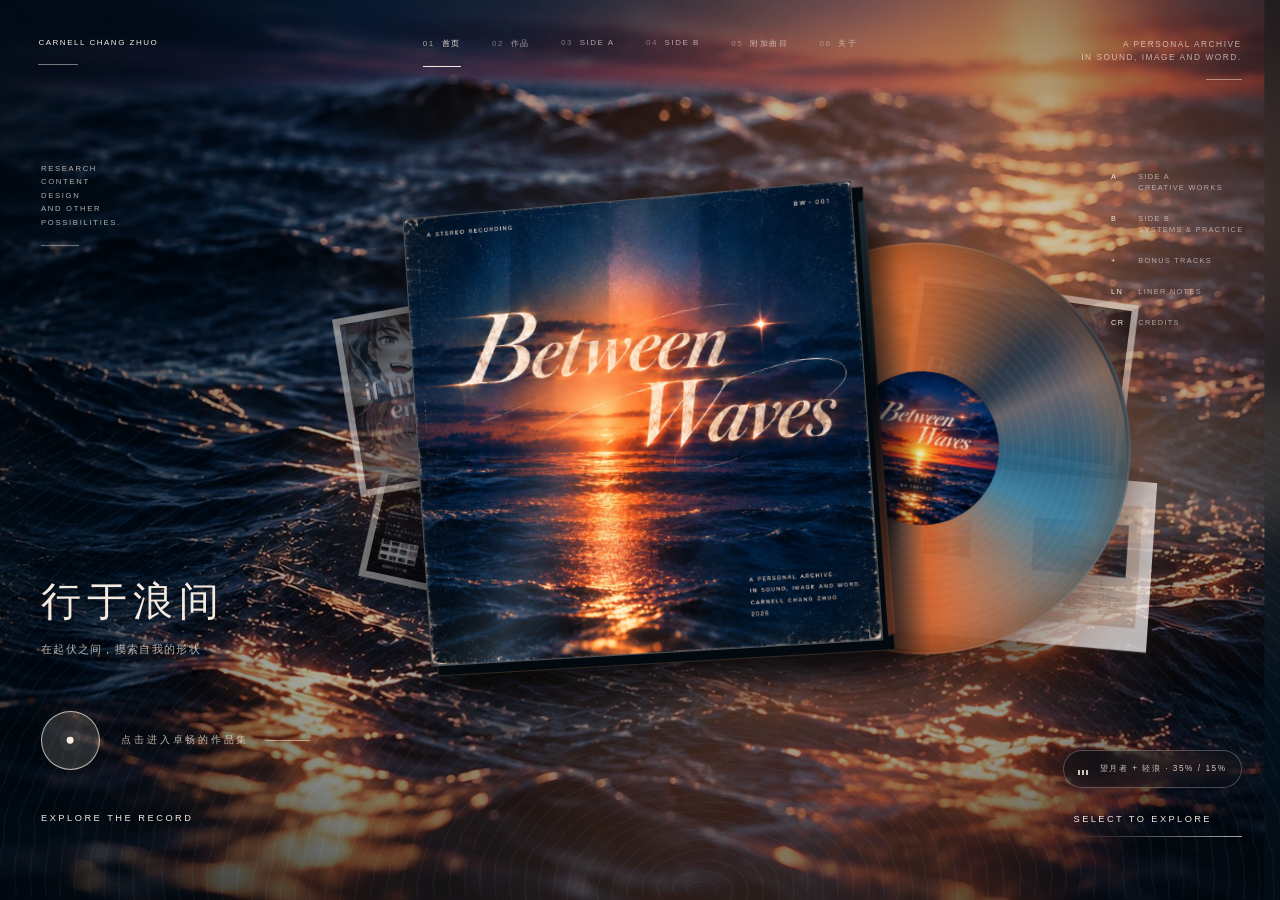
<file: index.html>
<!doctype html>
<html lang="zh-CN">
<head>
  <meta charset="utf-8">
  <meta name="viewport" content="width=device-width, initial-scale=1">
  <meta name="theme-color" content="#03101c">
  <meta name="description" content="BETWEEN WAVES — 行于浪间，Carnell Chang Zhuo 的个人作品档案。">
  <title>BETWEEN WAVES — 行于浪间</title>
  <link rel="preload" as="image" href="assets/home/ocean-fast.jpg" media="(min-width: 701px)" fetchpriority="high">
  <link rel="preload" as="image" href="assets/home/ocean-mobile.jpg" media="(max-width: 700px)" fetchpriority="high">
  <link rel="preload" as="image" href="assets/home/sleeve-fast.jpg" media="(min-width: 701px)" fetchpriority="high">
  <link rel="preload" as="image" href="assets/home/sleeve-mobile.jpg" media="(max-width: 700px)" fetchpriority="high">
  <link rel="stylesheet" href="styles.css?v=20261025-6">
  <link rel="stylesheet" href="mobile-menu.css">
  <link rel="stylesheet" href="page-motion.css?v=20261025-1">
</head>
<body>
  <a class="skip-link" href="#main-content">跳至主要内容</a>
  <svg width="0" height="0" aria-hidden="true" focusable="false" style="position:absolute">
    <filter id="water-warp" x="-15%" y="-30%" width="130%" height="160%">
      <feTurbulence type="fractalNoise" baseFrequency="0.008 0.025" numOctaves="2" seed="11" result="noise"/>
      <feDisplacementMap in="SourceGraphic" in2="noise" scale="11" xChannelSelector="R" yChannelSelector="B"/>
    </filter>
  </svg>

  <main id="main-content">
    <section class="hero" id="home" data-state="idle" aria-labelledby="hero-title">
      <picture><source media="(max-width: 700px)" srcset="assets/home/ocean-mobile.jpg"><img class="ocean" src="assets/home/ocean-fast.jpg" width="1672" height="941" fetchpriority="high" decoding="async" alt="暗蓝海面与橙色夕光"></picture>
      <div class="vignette" aria-hidden="true"></div>
      <div class="warm-field" aria-hidden="true"></div>
      <div class="cursor-light" aria-hidden="true"></div>
      <div class="water-caustics" aria-hidden="true"></div>
      <div class="film-grain" aria-hidden="true"></div>

      <header class="topbar">
        <a class="brand" href="index.html">CARNELL CHANG ZHUO</a>
        <nav class="site-nav" aria-label="主要导航">
          <a href="index.html" aria-current="page"><b>01</b>首页</a>
          <a href="works.html" data-page-link="works"><b>02</b>作品</a>
          <a href="works.html?side=a" data-page-link="sideA"><b>03</b>SIDE A</a>
          <a href="works.html?side=b" data-page-link="sideB"><b>04</b>SIDE B</a>
          <a href="bonus.html" data-page-link="bonus"><b>05</b>附加曲目</a>
          <a href="about.html" data-page-link="about"><b>06</b>关于</a>
        </nav>
        <div class="archive-note">A PERSONAL ARCHIVE<br>IN SOUND, IMAGE AND WORD.</div>
      </header>

      <aside class="left-index" aria-label="项目编号">
        RESEARCH<br>CONTENT<br>DESIGN<br>AND OTHER<br>POSSIBILITIES.
      </aside>
      <aside class="track-index" aria-label="唱片目录">
        <a href="works.html?side=a" data-page-link="sideA"><b>A</b><span>SIDE A<br>CREATIVE WORKS</span></a>
        <a href="works.html?side=b" data-page-link="sideB"><b>B</b><span>SIDE B<br>SYSTEMS &amp; PRACTICE</span></a>
        <a href="bonus.html" data-page-link="bonus"><b>+</b><span>BONUS TRACKS</span></a>
        <a href="lyrics.html" data-page-link="lyrics"><b>LN</b><span>LINER NOTES</span></a>
        <a href="about.html" data-page-link="about"><b>CR</b><span>CREDITS</span></a>
      </aside>

      <div class="intro">
        <h1 id="hero-title">行于浪间</h1>
        <p>在起伏之间，摸索自我的形状</p>
      </div>

      <div class="product-stage" aria-label="BETWEEN WAVES 唱片档案套装">
        <div class="album-rig">
          <div class="product-reflection" aria-hidden="true"></div>

          <div class="object-button archive-card" aria-hidden="true">
            <img src="assets/home/a01-video-cover.jpg" width="1200" height="900" loading="lazy" decoding="async" fetchpriority="low" alt="未定事件簿周年纪念影像封面">
          </div>
          <button class="object-button liner-card" type="button" data-target="lyrics" data-label="A03 · CULTURAL ANALYSIS" aria-label="打开游戏文化分析作品">
            <img src="assets/home/a03-cultural-analysis.jpg" width="1200" height="675" loading="lazy" decoding="async" fetchpriority="low" alt="游戏中的中式文化审美与输出作品封面">
          </button>
          <button class="object-button poster-card" type="button" data-target="sideA" data-label="A02 · VIDEO WORK" aria-label="打开视频作品曲目">
            <img src="assets/home/a02-video-cover.jpg" width="1200" height="900" loading="lazy" decoding="async" fetchpriority="low" alt="Don’t Blame Me 视频作品封面">
          </button>
          <button class="object-button lyrics-booklet" type="button" data-target="lyrics" data-label="LN · LINER NOTES" aria-label="打开歌词本与创作笔记">
            <img src="assets/home/lyrics-booklet-fast.jpg" width="1536" height="1024" loading="lazy" decoding="async" fetchpriority="low" alt="展开的 BETWEEN WAVES 歌词本">
          </button>

          <button class="object-button vinyl" type="button" data-target="sideA" data-label="SIDE A / SIDE B" aria-label="进入唱片曲目">
            <span class="vinyl-label"><picture><source media="(max-width: 700px)" srcset="assets/home/vinyl-label-mobile.jpg"><img src="assets/home/vinyl-label-fast.jpg" width="1254" height="1254" decoding="async" alt="BETWEEN WAVES 唱片中心标签"></picture></span>
          </button>

          <button class="object-button sleeve" type="button" data-target="works" data-label="SELECTED WORKS · EDITION 01" aria-label="进入完整作品曲目">
            <span class="sleeve-edge" aria-hidden="true"></span>
            <span class="sleeve-face"><picture><source media="(max-width: 700px)" srcset="assets/home/sleeve-mobile.jpg"><img src="assets/home/sleeve-fast.jpg" width="1254" height="1254" fetchpriority="high" decoding="async" alt="BETWEEN WAVES 封套正面"></picture></span>
          </button>
        </div>
      </div>

      <div class="enter-zone">
        <button class="enter-button" type="button" aria-label="点击进入卓畅的作品集"></button>
        <span class="enter-label">点击进入卓畅的作品集</span>
      </div>
      <button class="explore-link" type="button" aria-pressed="false">EXPLORE THE RECORD</button>
      <button class="home-sound-toggle" type="button" aria-pressed="true" aria-label="关闭背景声音" data-home-audio-toggle><span class="home-sound-bars" aria-hidden="true"><i></i><i></i><i></i></span><span data-home-audio-label>望月者 + 轻浪 · 35% / 15%</span></button>
      <audio data-home-music src="assets/audio/ninkiggia-message.mp3" preload="auto" loop></audio>
      <p class="scroll-note">SELECT TO EXPLORE</p>
      <p class="mode-note">SELECT AN OBJECT TO ENTER ITS ARCHIVE</p>
      <p class="image-fallback" role="status" hidden>视觉素材未能载入，请确认 assets 文件夹与 HTML 位于同一目录。</p>
    </section>

  </main>
  <script src="site-data.js?v=20261028-2"></script>
  <script src="interactions.js?v=20261025-6"></script>
  <script src="persistent-shell.js?v=20261028-2"></script>
  <script src="home-audio.js?v=20261025-6"></script>
  <script src="mobile-menu.js"></script>
  <script src="page-motion.js?v=20261025-1"></script>
</body>
</html>
</file>
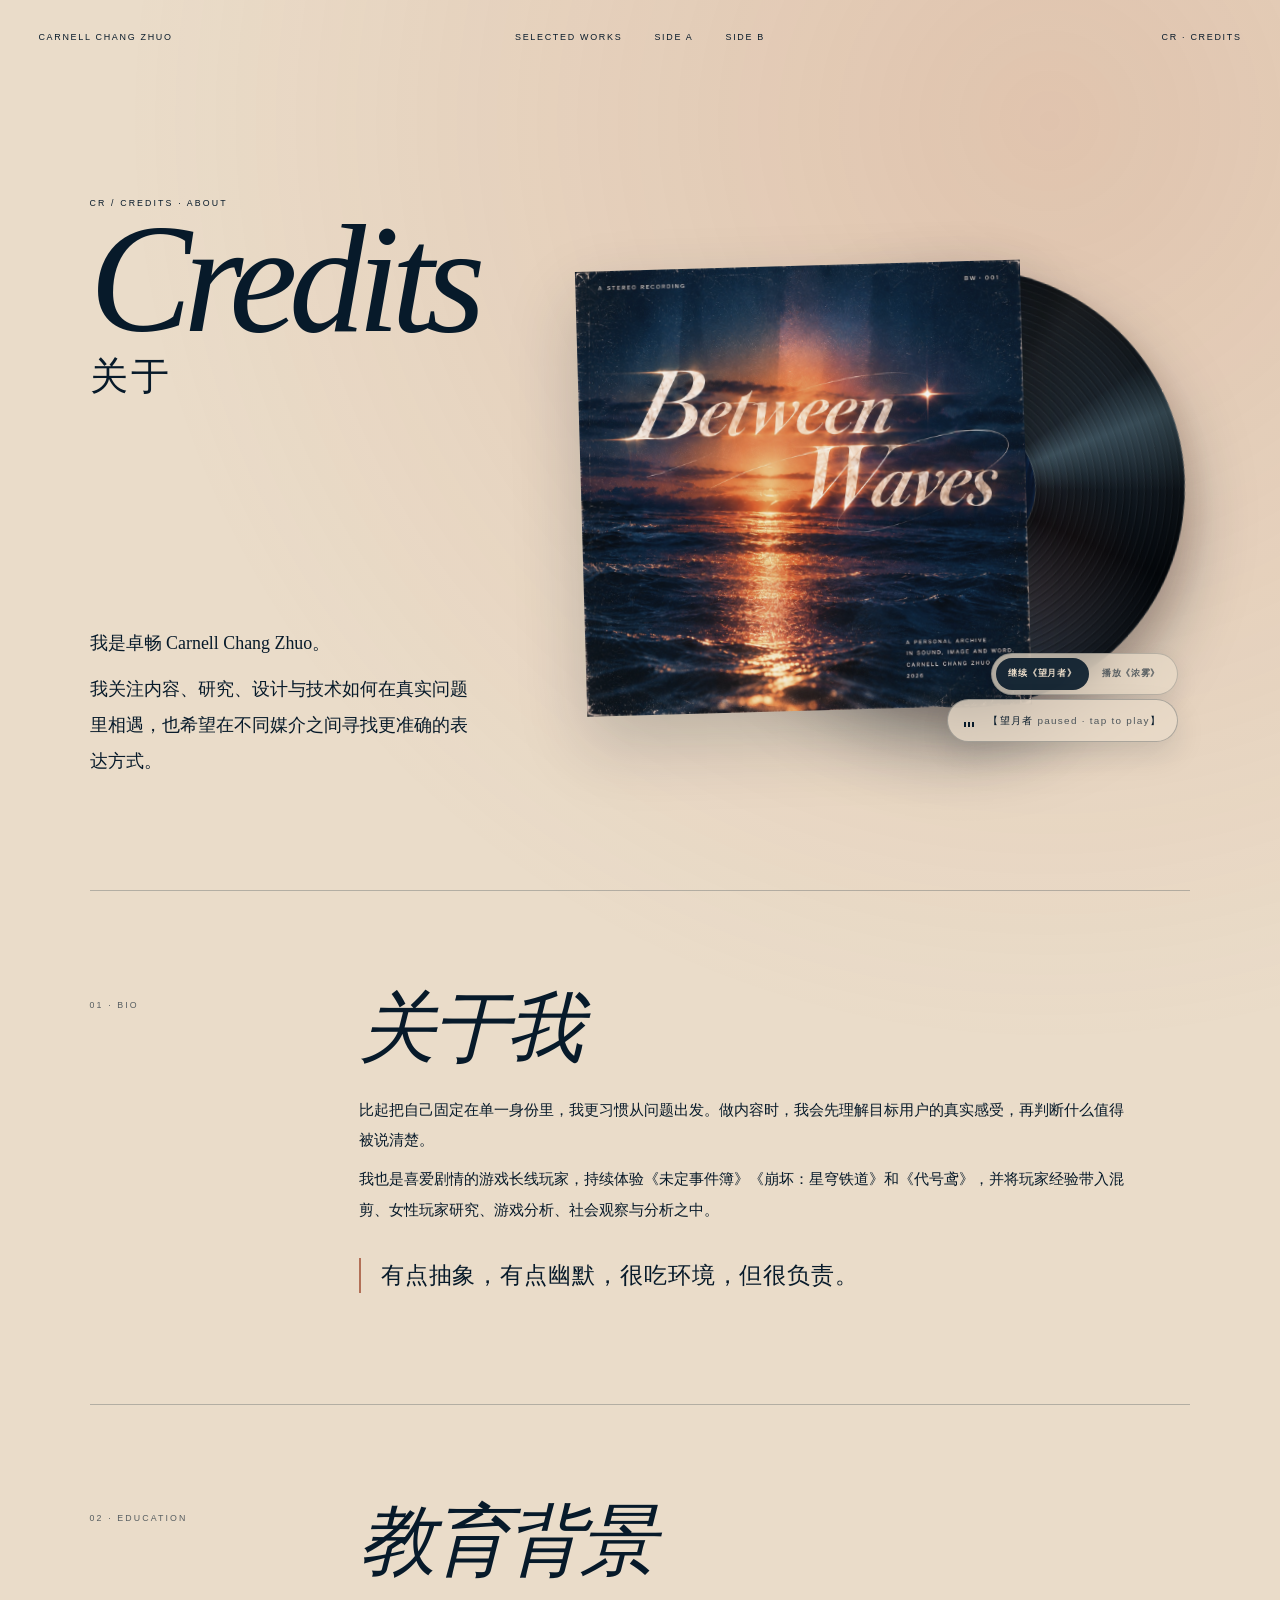
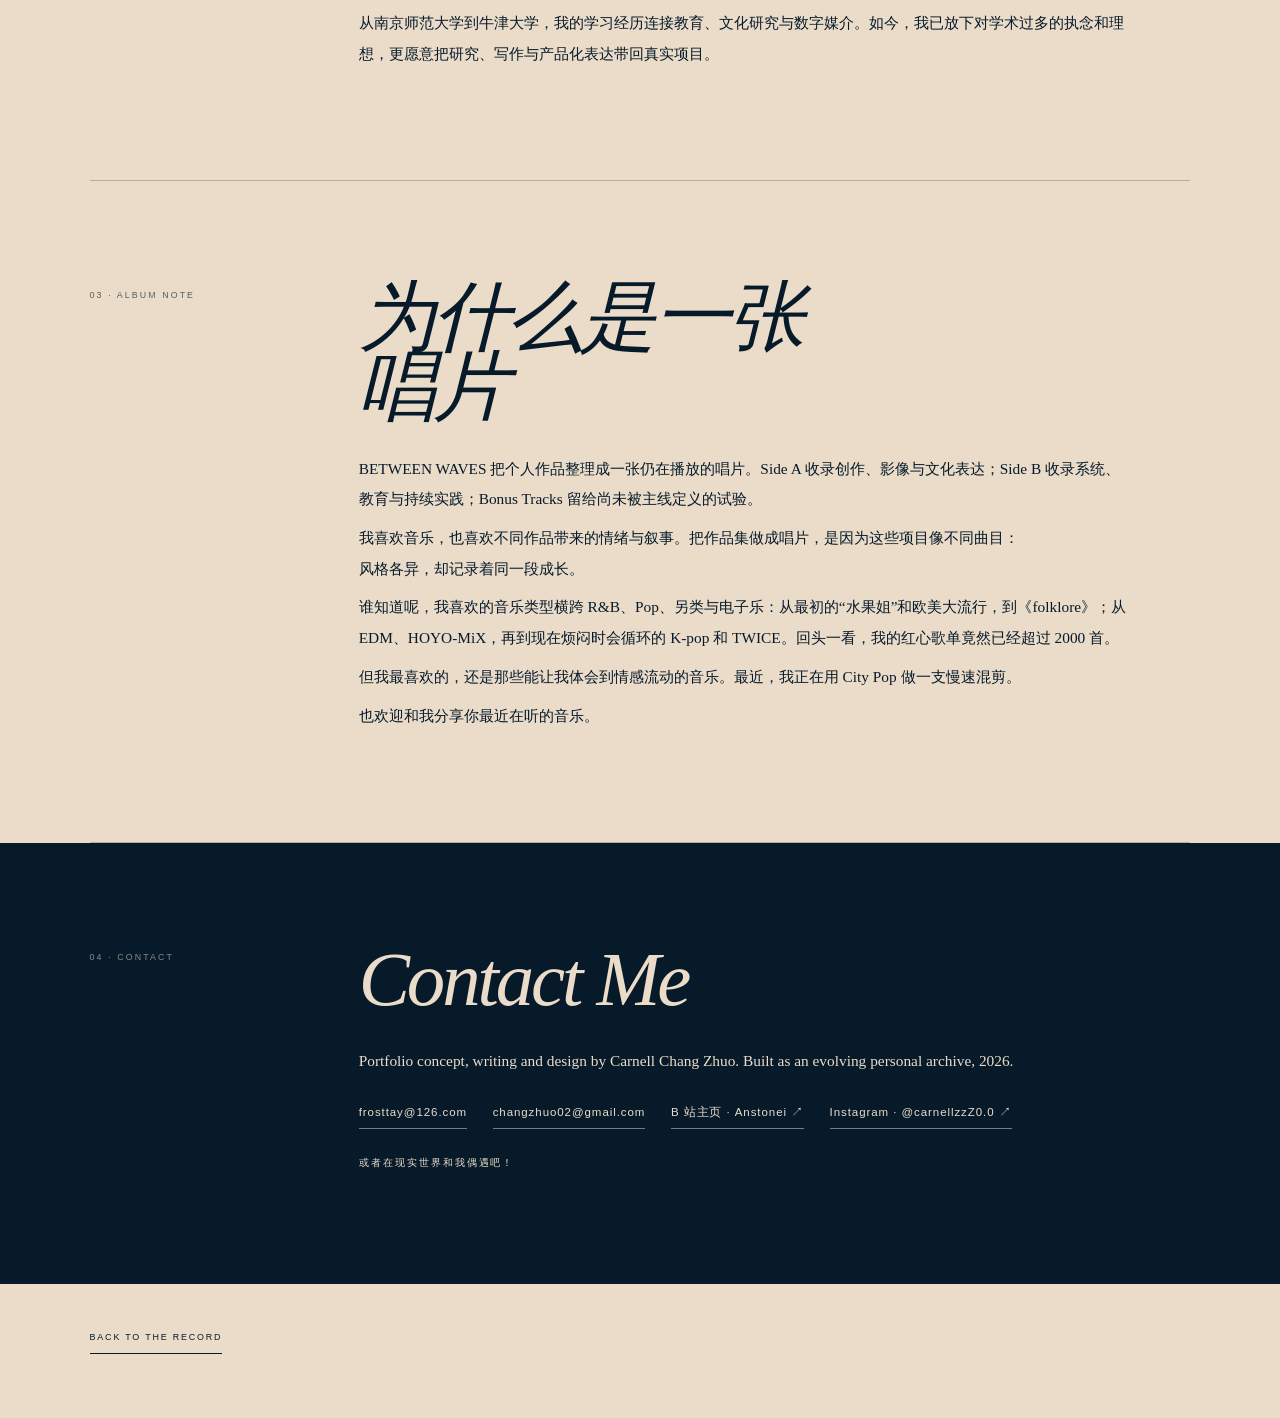
<file: about.html>
<!doctype html>
<html lang="zh-CN">
<head>
  <meta charset="utf-8"><meta name="viewport" content="width=device-width,initial-scale=1"><meta name="theme-color" content="#eadcc9">
  <meta name="description" content="BETWEEN WAVES Credits 与个人简介。"><title>Credits — BETWEEN WAVES</title>
  <link rel="stylesheet" href="about.css"><link rel="stylesheet" href="about-overrides.css?v=20261027-1"><link rel="stylesheet" href="mobile-menu.css"><link rel="stylesheet" href="page-motion.css?v=20261025-1"><style>.menu-trigger{color:#071a2a}</style>
</head>
<body class="credits-page">
  <a class="skip-link" href="#credits-main">跳至主要内容</a>
  <header class="credits-topbar"><a class="brand" href="index.html?state=expanded">CARNELL CHANG ZHUO</a><nav aria-label="主要导航"><a href="works.html">SELECTED WORKS</a><a href="works.html?side=a">SIDE A</a><a href="works.html?side=b">SIDE B</a></nav><span>CR · CREDITS</span></header>
  <main id="credits-main" class="credits-main">
    <section class="credits-opening" aria-labelledby="credits-title"><div><p>CR / CREDITS · ABOUT</p><h1 id="credits-title">Credits<small>关于</small></h1></div><p class="credits-intro"><span>我是卓畅 Carnell Chang Zhuo。</span><span>我关注内容、研究、设计与技术如何在真实问题里相遇，也希望在不同媒介之间寻找更准确的表达方式。</span></p><figure class="credits-album" aria-label="BETWEEN WAVES 唱片与封套"><div class="credits-vinyl" aria-hidden="true"><span><picture><source media="(max-width: 700px)" srcset="assets/home/vinyl-label-mobile.jpg"><img src="assets/home/vinyl-label-fast.jpg" width="1254" height="1254" decoding="async" alt=""></picture></span></div><picture><source media="(max-width: 700px)" srcset="assets/home/sleeve-mobile.jpg"><img class="credits-sleeve" src="assets/home/sleeve-fast.jpg" width="1254" height="1254" fetchpriority="high" decoding="async" alt="BETWEEN WAVES 唱片封套"></picture><div class="credits-audio-choice" role="group" aria-label="选择 Credits 背景音乐"><button type="button" aria-pressed="true" data-audio-mode="continuation">继续《望月者》</button><button type="button" aria-pressed="false" data-audio-mode="credits">播放《浓雾》</button></div><button class="credits-now-playing" type="button" aria-pressed="false" aria-label="播放背景音乐" data-audio-toggle><span class="credits-now-playing__bars" aria-hidden="true"><i></i><i></i><i></i></span><span>【<span data-audio-title>望月者</span> <em data-audio-state>tap to play</em>】</span></button><audio data-credits-audio preload="auto" autoplay playsinline></audio></figure></section>
    <section class="credits-block"><p>01 · BIO</p><div><h2>关于我</h2><p>比起把自己固定在单一身份里，我更习惯从问题出发。做内容时，我会先理解目标用户的真实感受，再判断什么值得被说清楚。</p><p>我也是喜爱剧情的游戏长线玩家，持续体验《未定事件簿》《崩坏：星穹铁道》和《代号鸢》，并将玩家经验带入混剪、女性玩家研究、游戏分析、社会观察与分析之中。</p><p class="credits-personality">有点抽象，有点幽默，很吃环境，但很负责。</p></div></section>
    <section class="credits-block"><p>02 · EDUCATION</p><div><h2>教育背景</h2><p>从南京师范大学到牛津大学，我的学习经历连接教育、文化研究与数字媒介。如今，我已放下对学术过多的执念和理想，更愿意把研究、写作与产品化表达带回真实项目。</p></div></section>
    <section class="credits-block"><p>03 · ALBUM NOTE</p><div><h2>为什么是一张唱片</h2><p>BETWEEN WAVES 把个人作品整理成一张仍在播放的唱片。Side A 收录创作、影像与文化表达；Side B 收录系统、教育与持续实践；Bonus Tracks 留给尚未被主线定义的试验。</p><p>我喜欢音乐，也喜欢不同作品带来的情绪与叙事。把作品集做成唱片，是因为这些项目像不同曲目：<br>风格各异，却记录着同一段成长。</p><p>谁知道呢，我喜欢的音乐类型横跨 R&amp;B、Pop、另类与电子乐：从最初的“水果姐”和欧美大流行，到《folklore》；从 EDM、HOYO-MiX，再到现在烦闷时会循环的 K-pop 和 TWICE。回头一看，我的红心歌单竟然已经超过 2000 首。</p><p>但我最喜欢的，还是那些能让我体会到情感流动的音乐。最近，我正在用 City Pop 做一支慢速混剪。</p><p>也欢迎和我分享你最近在听的音乐。</p></div></section>
    <section class="credits-block credits-contact"><p>04 · CONTACT</p><div><h2>Contact Me</h2><p>Portfolio concept, writing and design by Carnell Chang Zhuo. Built as an evolving personal archive, 2026.</p><p class="contact-links"><a href="mailto:frosttay@126.com">frosttay@126.com</a><a href="mailto:changzhuo02@gmail.com">changzhuo02@gmail.com</a><a href="https://space.bilibili.com/109446907" target="_blank" rel="noopener noreferrer" aria-label="打开 Anstonei 的 B 站主页">B 站主页 · Anstonei ↗</a><a href="https://www.instagram.com/carnellzzZ0.0/" target="_blank" rel="noopener noreferrer" aria-label="打开 Carnell 的 Instagram 主页">Instagram · @carnellzzZ0.0 ↗</a></p><p class="contact-fallback">或者在现实世界和我偶遇吧！</p></div></section>
    <a class="credits-return" href="index.html?state=expanded">BACK TO THE RECORD</a>
  </main>
  <script src="site-data.js?v=20261028-2"></script><script src="mobile-menu.js"></script><script src="persistent-shell.js?v=20261028-2"></script><script src="about-audio.js?v=20261025-7"></script><script src="page-motion.js?v=20261025-1"></script>
</body>
</html>
</file>
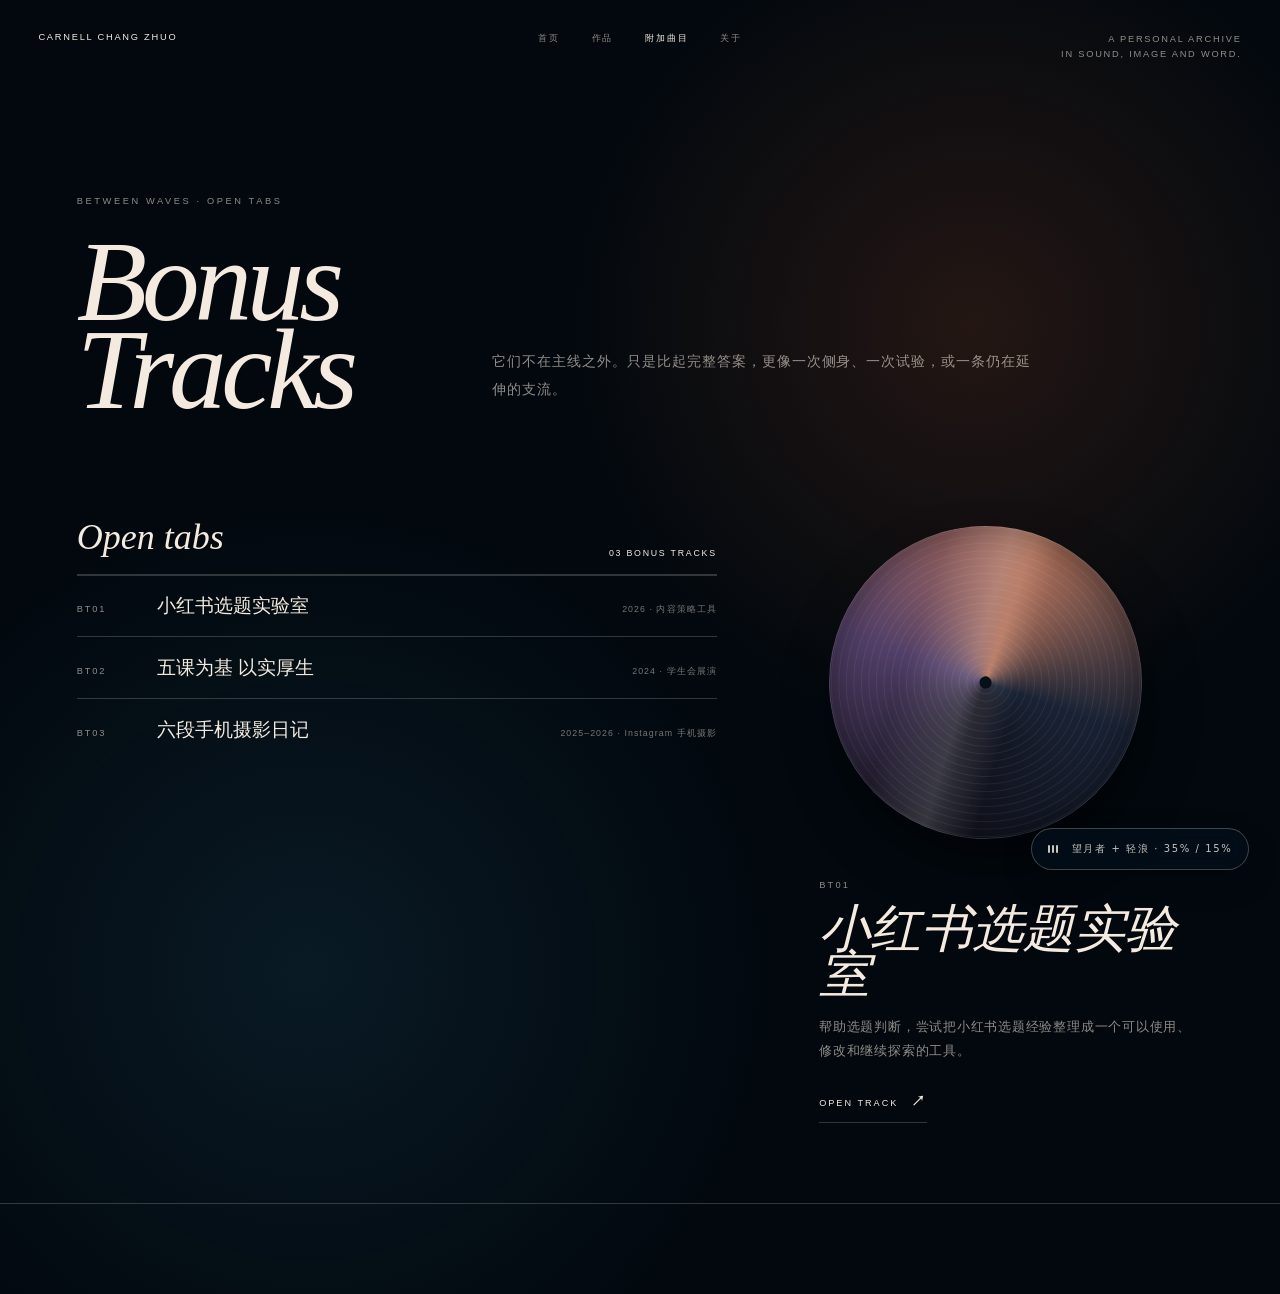
<file: bonus.html>
<!doctype html><html lang="zh-CN"><head><meta charset="utf-8"><meta name="viewport" content="width=device-width,initial-scale=1"><meta name="theme-color" content="#03101c"><meta name="description" content="BETWEEN WAVES Bonus Tracks."><title>Bonus Tracks — BETWEEN WAVES</title><link rel="stylesheet" href="works.css?v=20261025-1"><link rel="stylesheet" href="mobile-menu.css"><link rel="stylesheet" href="page-motion.css?v=20261025-1"><link rel="stylesheet" href="ambient-audio.css?v=20261025-2"><style>@media(max-width:900px){.works-topbar:after{display:none}}</style></head>
<body class="works-page"><header class="works-topbar"><a class="brand" href="index.html?state=expanded">CARNELL CHANG ZHUO</a><nav><a href="index.html">首页</a><a href="works.html">作品</a><a href="bonus.html" aria-current="page">附加曲目</a><a href="about.html">关于</a></nav><p>A PERSONAL ARCHIVE<br>IN SOUND, IMAGE AND WORD.</p></header><main class="works-main"><header class="works-heading"><span>BETWEEN WAVES · OPEN TABS</span><h1>Bonus Tracks</h1><p>它们不在主线之外。只是比起完整答案，更像一次侧身、一次试验，或一条仍在延伸的支流。</p></header><div class="works-layout"><section class="track-sheet"><div class="sheet-heading"><h2>Open tabs</h2><span>03 BONUS TRACKS</span></div><ol id="track-list" class="track-list"></ol></section><aside class="track-preview" aria-live="polite"><div class="preview-disc" data-side="bonus" aria-hidden="true"><span></span></div><span data-preview-code>BT01</span><h2 data-preview-title>Bonus Tracks</h2><p data-preview-copy>选择一项继续展开。</p><a data-preview-link href="works.html">OPEN TRACK <b>↗</b></a></aside></div></main><footer><a href="index.html?state=expanded">RETURN TO THE RECORD</a><a href="works.html">RETURN TO TRACK LIST</a></footer><script src="site-data.js?v=20261028-2"></script><script>
const tracks=window.BETWEEN_WAVES.tracks.filter(t=>t.side==='bonus'),list=document.querySelector('#track-list'),preview={code:document.querySelector('[data-preview-code]'),title:document.querySelector('[data-preview-title]'),copy:document.querySelector('[data-preview-copy]'),link:document.querySelector('[data-preview-link]')};const show=t=>{preview.code.textContent=t.code;preview.title.textContent=t.title;preview.copy.textContent=t.preview;preview.link.href=t.href};list.replaceChildren(...tracks.map(t=>{const li=document.createElement('li');li.className='track-row';li.innerHTML=`<a href="${t.href}"><span>${t.code}</span><strong>${t.title}</strong><em>${t.year} · ${t.medium}</em></a>`;li.querySelector('a').addEventListener('mouseenter',()=>show(t));li.querySelector('a').addEventListener('focus',()=>show(t));return li}));show(tracks[0]);
</script><script src="mobile-menu.js"></script><script src="page-motion.js?v=20261025-1"></script><script src="persistent-shell.js?v=20261028-2"></script><script src="ambient-audio.js?v=20261025-4"></script></body></html>
</file>
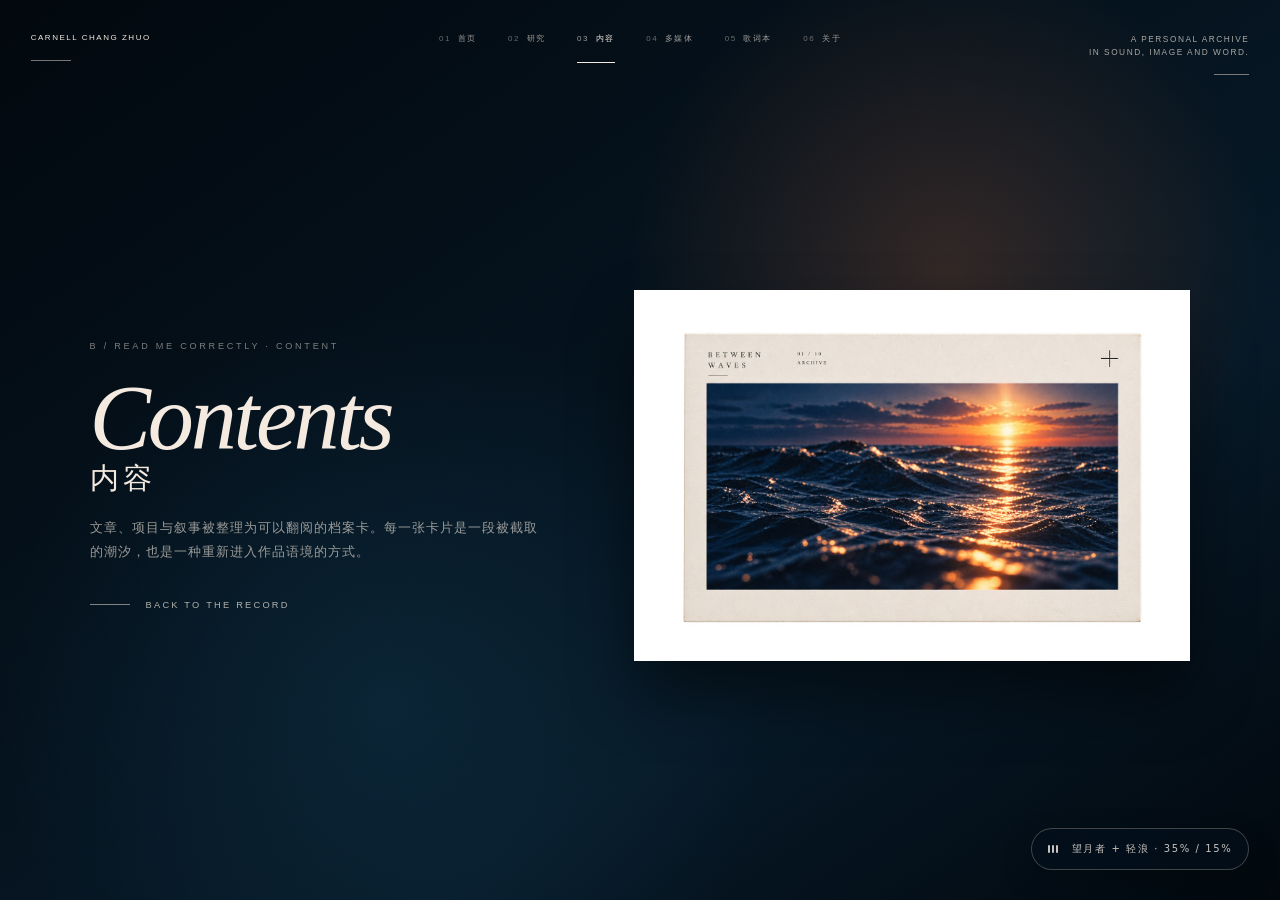
<file: content.html>
<!doctype html>
<html lang="zh-CN">
<head>
  <meta charset="utf-8"><meta name="viewport" content="width=device-width, initial-scale=1"><meta name="theme-color" content="#03101c">
  <meta name="description" content="BETWEEN WAVES 独立作品档案。"><title>Contents — BETWEEN WAVES</title><link rel="stylesheet" href="styles.css?v=20261025-4"><link rel="stylesheet" href="page-motion.css?v=20261025-1"><link rel="stylesheet" href="ambient-audio.css?v=20261025-2">
</head>
<body class="archive-page" data-page="content">
  <a class="skip-link" href="#archive-main">跳至主要内容</a>
  <header class="archive-topbar">
    <a class="brand" href="index.html?state=expanded">CARNELL CHANG ZHUO</a>
    <nav class="site-nav" aria-label="主要导航">
      <a href="index.html"><b>01</b>首页</a><a href="research.html" data-nav="research"><b>02</b>研究</a><a href="content.html" data-nav="content"><b>03</b>内容</a><a href="multimedia.html" data-nav="multimedia"><b>04</b>多媒体</a><a href="lyrics.html" data-nav="lyrics"><b>05</b>歌词本</a><a href="about.html" data-nav="about"><b>06</b>关于</a>
    </nav>
    <div class="archive-note">A PERSONAL ARCHIVE<br>IN SOUND, IMAGE AND WORD.</div>
  </header>
  <main class="archive-main" id="archive-main"><section class="archive-hero"><div class="archive-copy"><span class="panel-code" data-bind="code"></span><h1><span data-bind="title"></span><small data-bind="zh"></small></h1><p data-bind="copy"></p><a class="back-link" href="index.html?state=expanded">BACK TO THE RECORD</a></div><figure class="archive-visual"><img data-bind="image" alt=""></figure></section></main>
  <div class="film-grain" aria-hidden="true"></div><script src="archive-page.js?v=20261025-4"></script><script src="page-motion.js?v=20261025-1"></script><script src="persistent-shell.js?v=20261028-2"></script><script src="ambient-audio.js?v=20261025-4"></script>
</body>
</html>
</file>
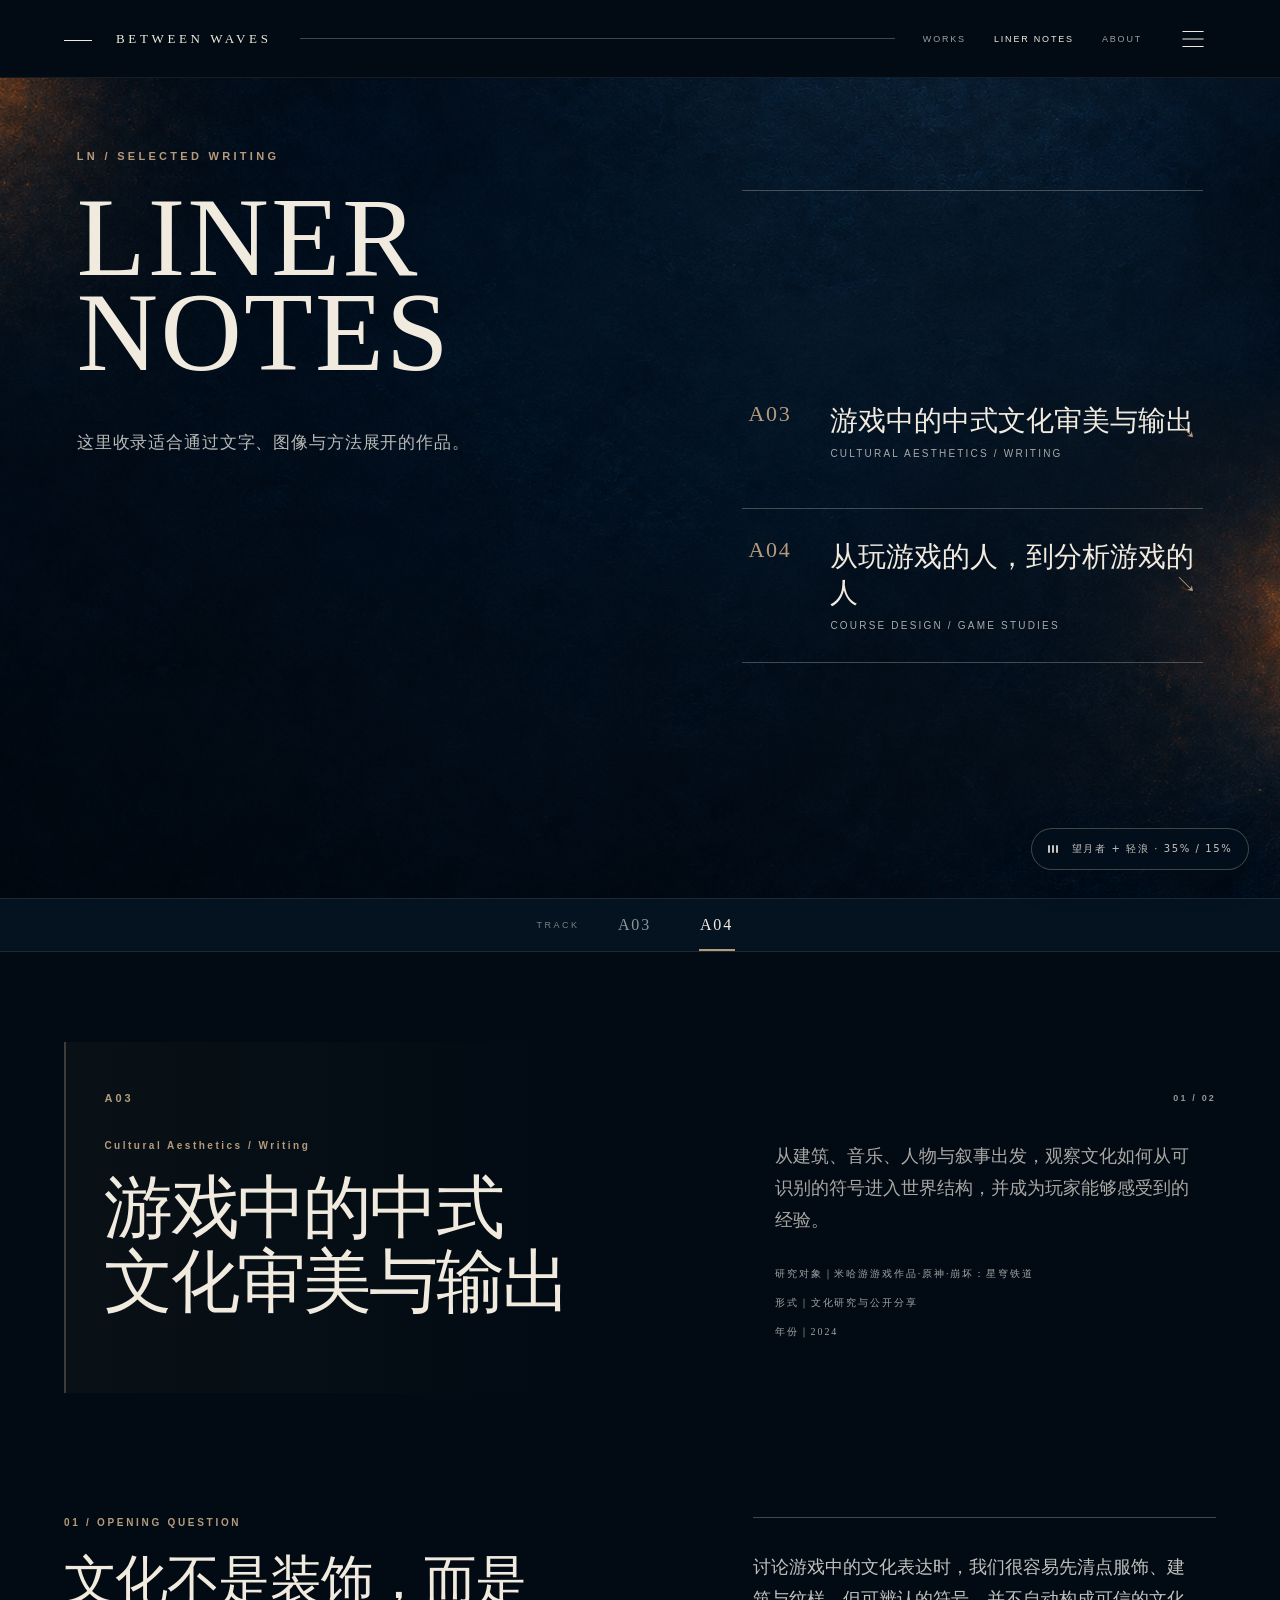
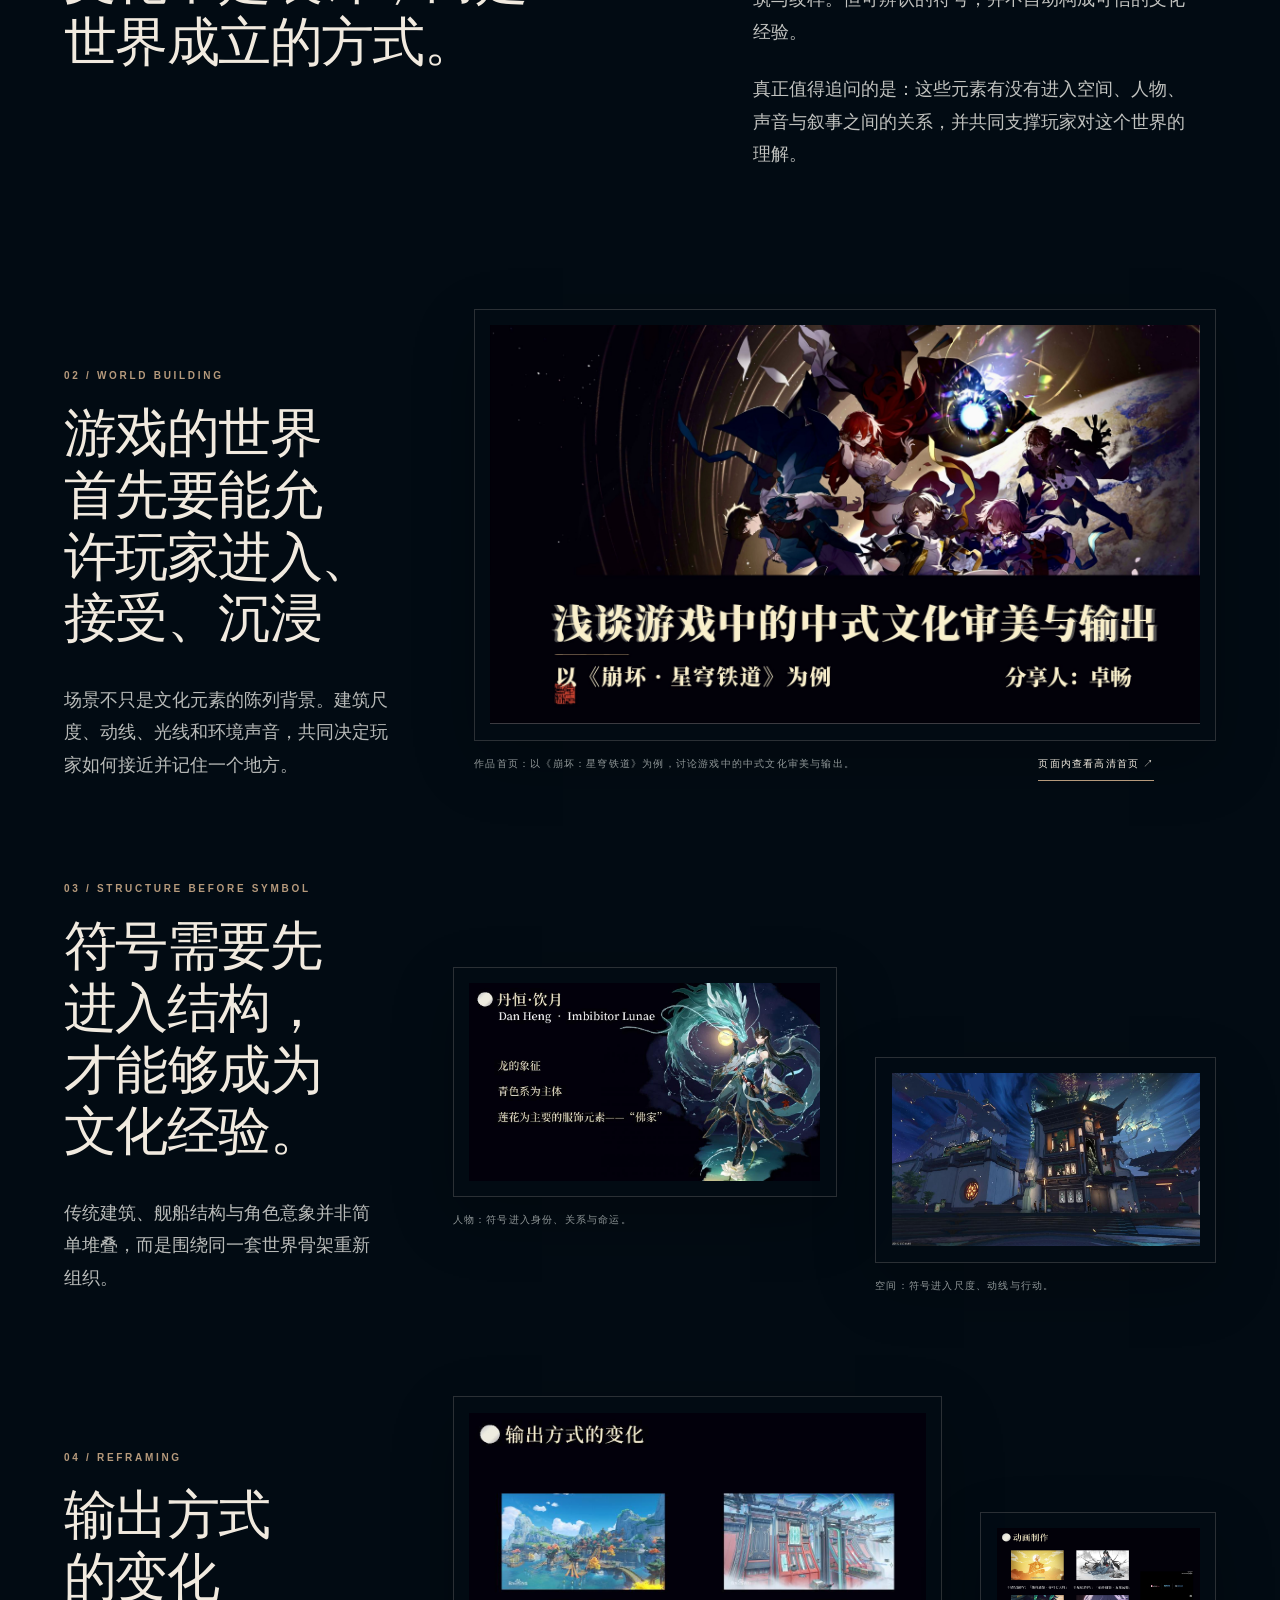
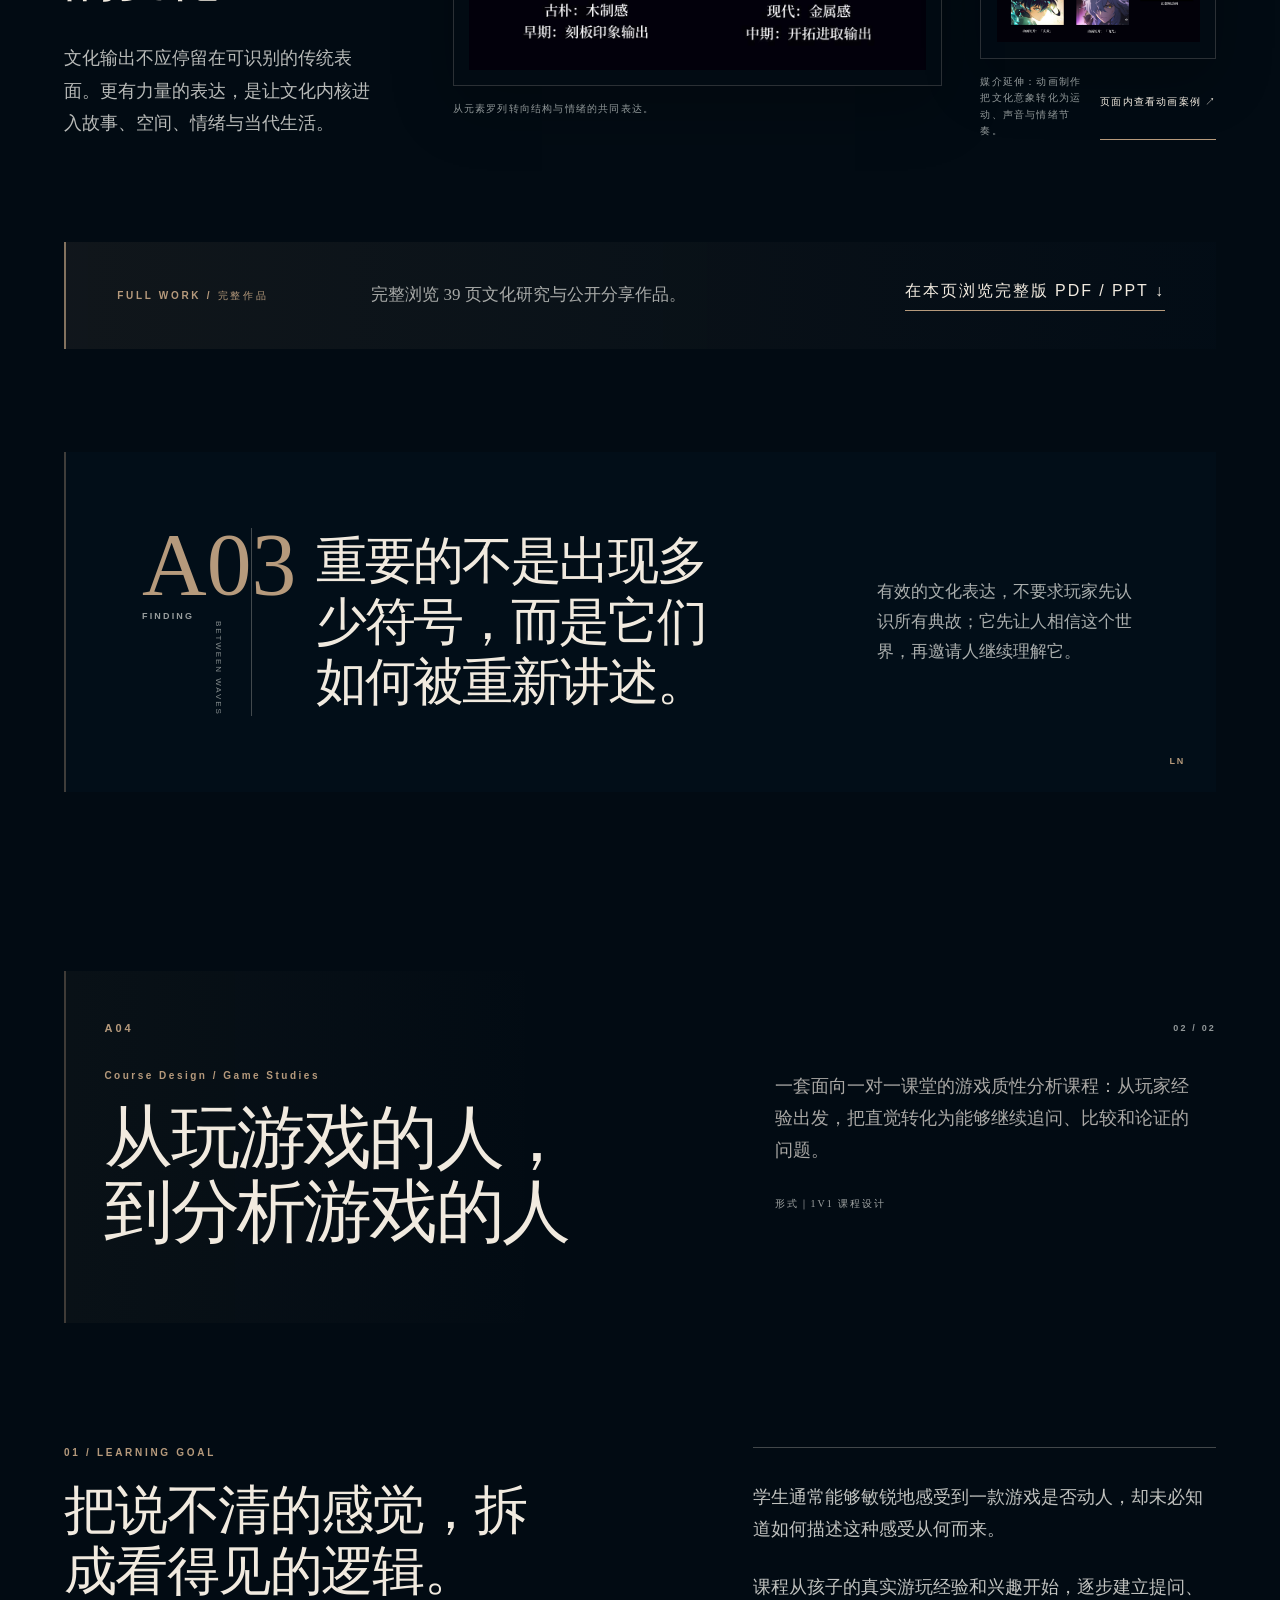
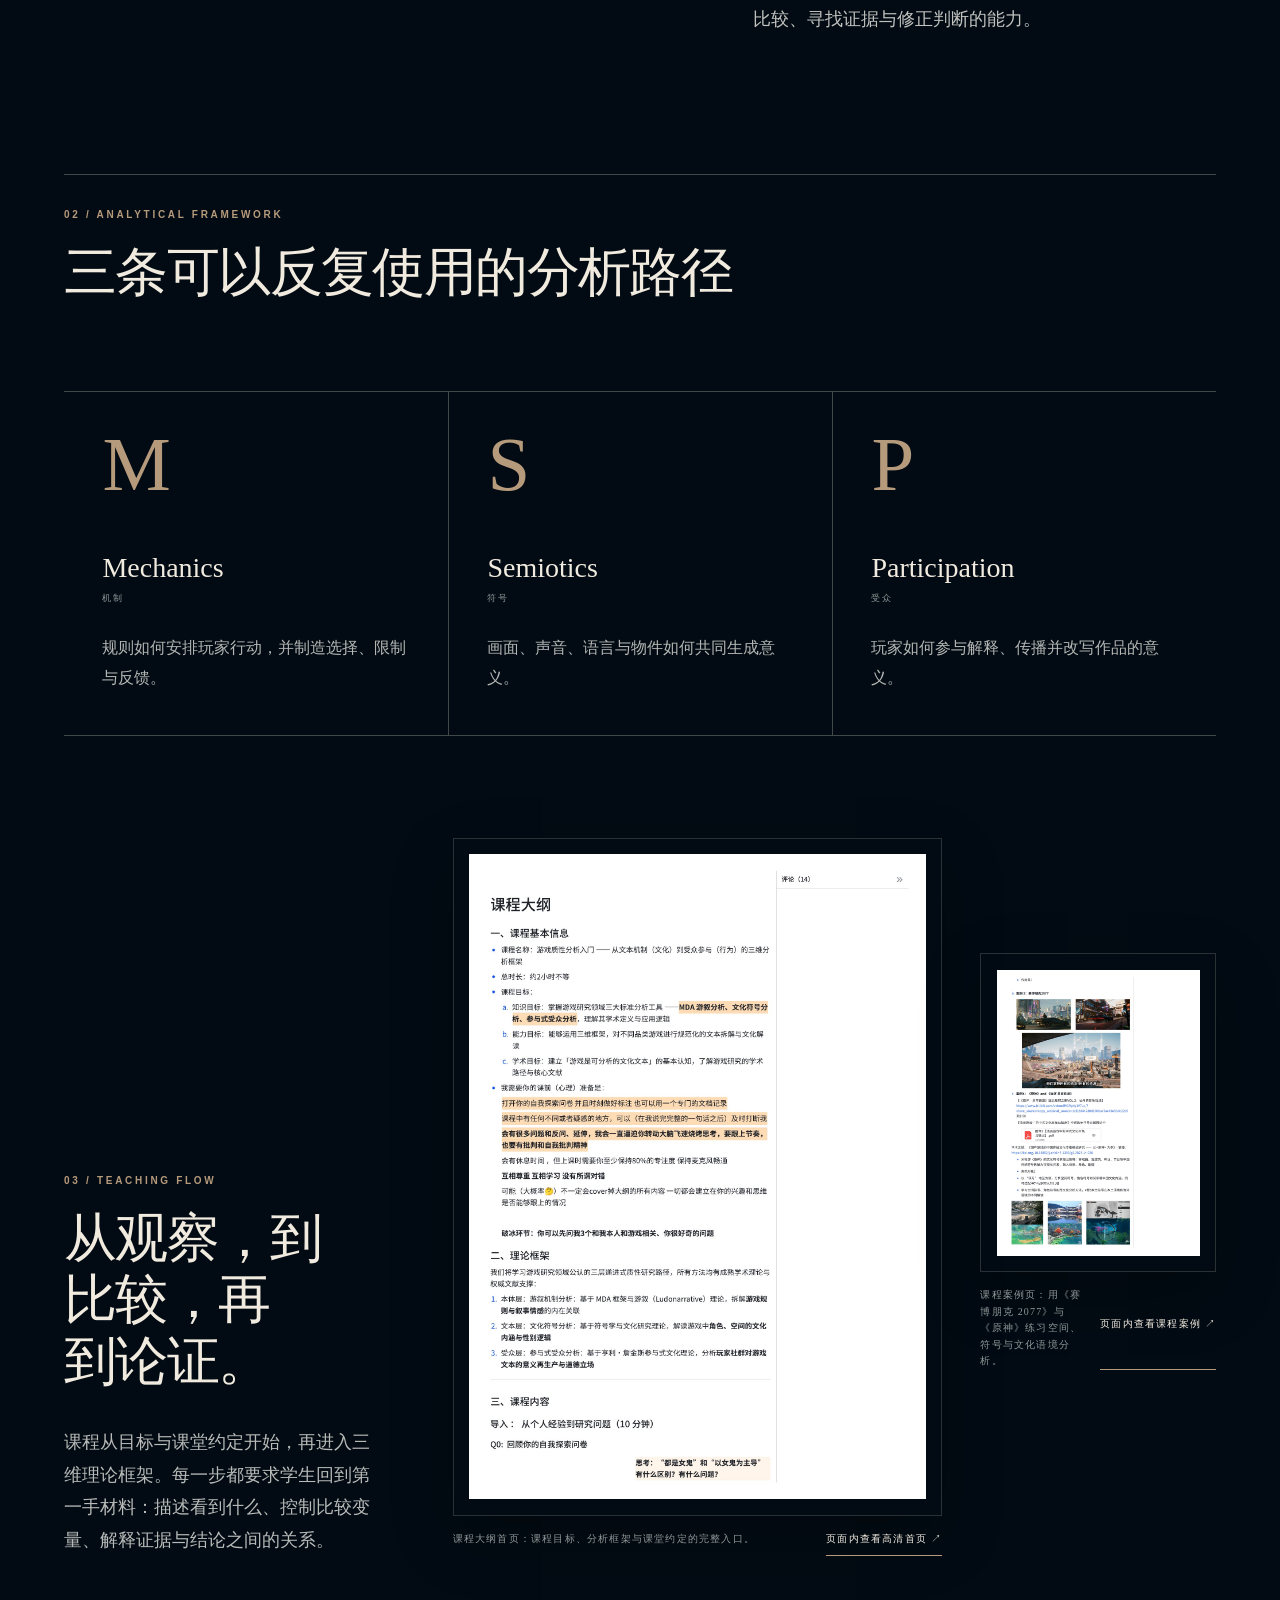
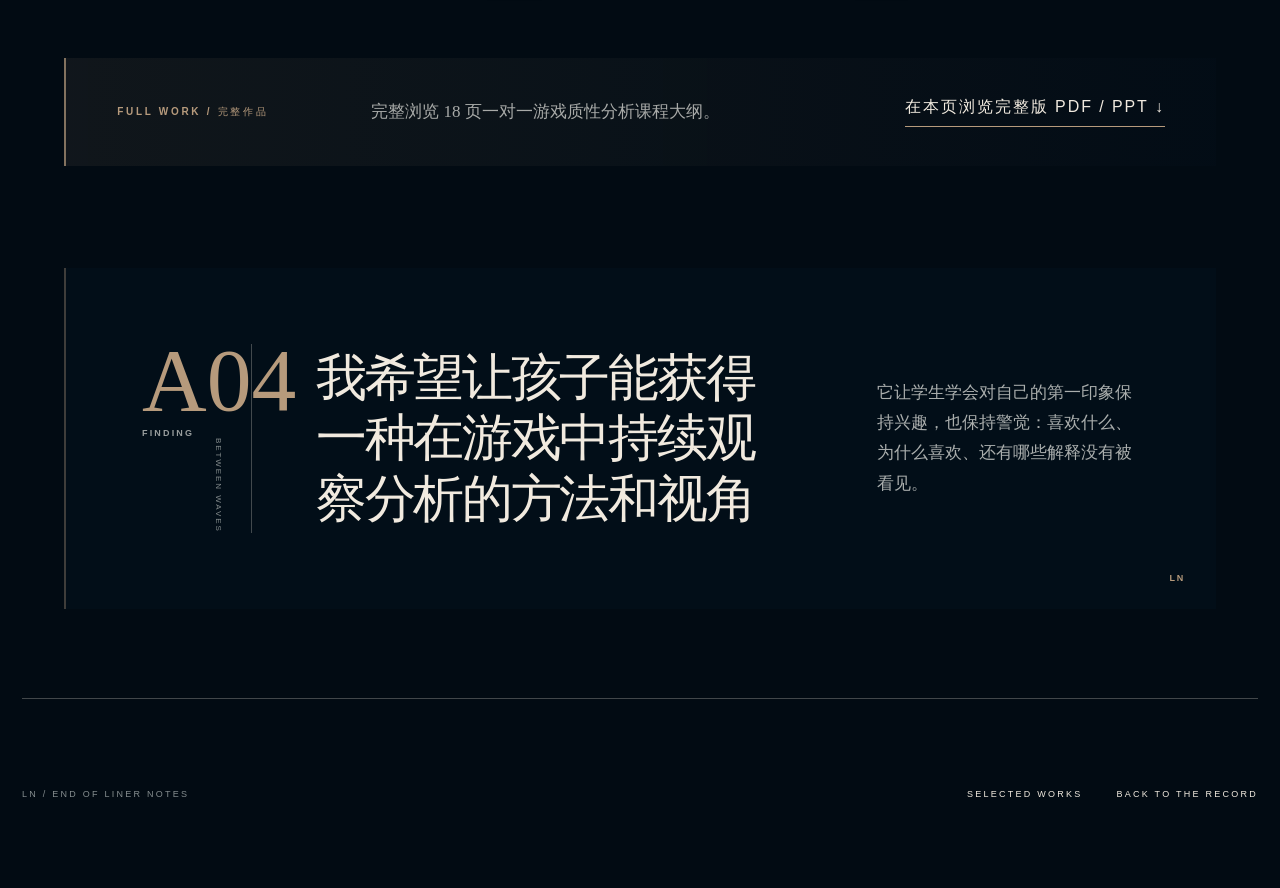
<file: lyrics.html>
<!doctype html>
<html lang="zh-CN">
<head>
  <meta charset="UTF-8">
  <meta name="viewport" content="width=device-width, initial-scale=1.0">
  <meta name="theme-color" content="#020b13">
  <meta name="description" content="BETWEEN WAVES 歌词本：游戏文化研究与课程设计作品。">
  <title>Liner Notes — BETWEEN WAVES</title>
  <link rel="stylesheet" href="liner-notes.css?v=20261025-2">
  <link rel="stylesheet" href="page-motion.css?v=20261025-1">
  <link rel="stylesheet" href="ambient-audio.css?v=20261025-2">
</head>
<body>
  <div id="root"></div>
  <script type="module" src="assets/liner-notes/app.js?v=20261024-4"></script>
  <script defer src="liner-notes-overrides.js?v=20261025-3"></script>
  <script src="page-motion.js?v=20261025-1"></script>
  <script src="persistent-shell.js?v=20261028-2"></script>
  <script src="ambient-audio.js?v=20261025-4"></script>
</body>
</html>
</file>
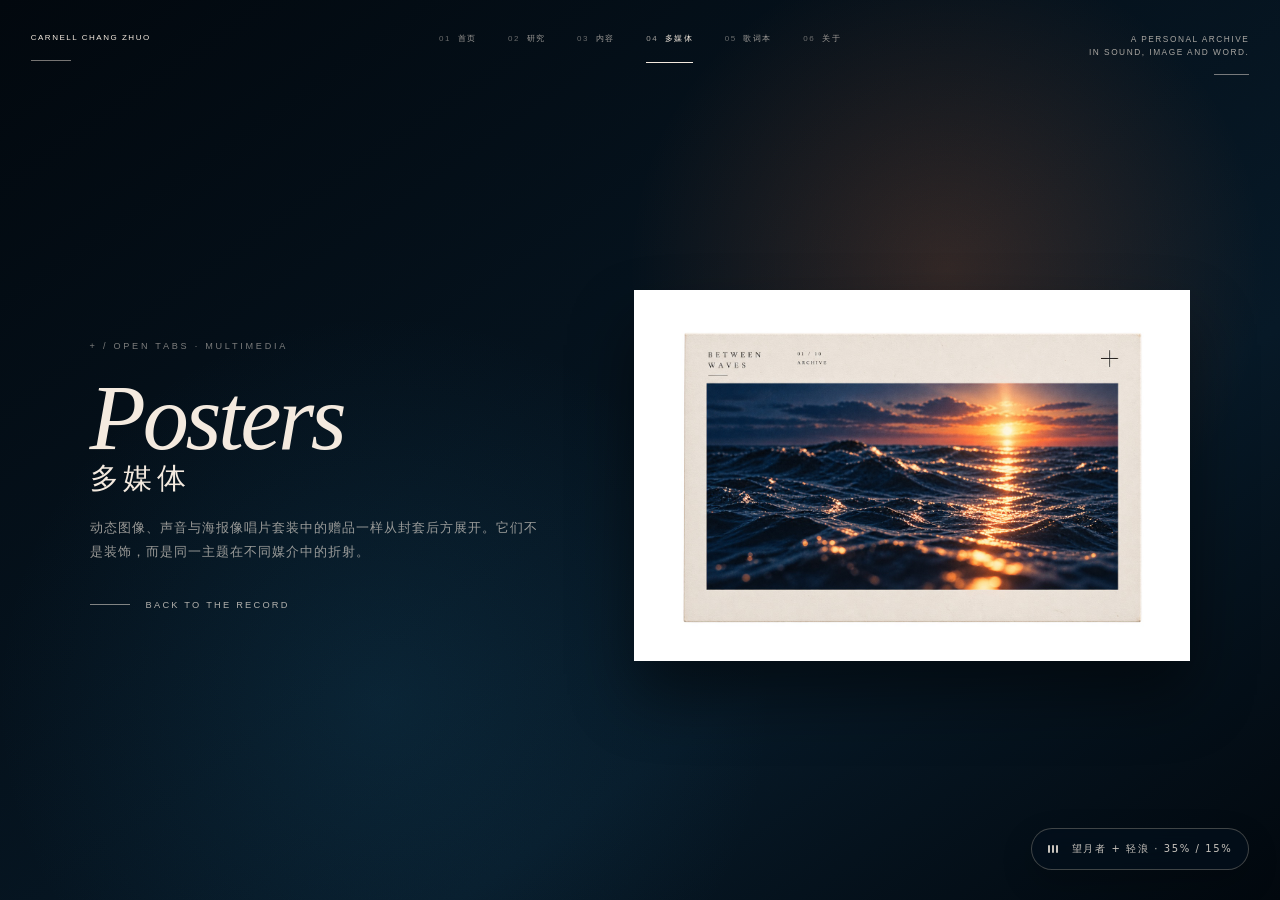
<file: multimedia.html>
<!doctype html>
<html lang="zh-CN">
<head>
  <meta charset="utf-8"><meta name="viewport" content="width=device-width, initial-scale=1"><meta name="theme-color" content="#03101c">
  <meta name="description" content="BETWEEN WAVES 独立作品档案。"><title>Posters — BETWEEN WAVES</title><link rel="stylesheet" href="styles.css?v=20261025-4"><link rel="stylesheet" href="page-motion.css?v=20261025-1"><link rel="stylesheet" href="ambient-audio.css?v=20261025-2">
</head>
<body class="archive-page" data-page="multimedia">
  <a class="skip-link" href="#archive-main">跳至主要内容</a>
  <header class="archive-topbar">
    <a class="brand" href="index.html?state=expanded">CARNELL CHANG ZHUO</a>
    <nav class="site-nav" aria-label="主要导航">
      <a href="index.html"><b>01</b>首页</a><a href="research.html" data-nav="research"><b>02</b>研究</a><a href="content.html" data-nav="content"><b>03</b>内容</a><a href="multimedia.html" data-nav="multimedia"><b>04</b>多媒体</a><a href="lyrics.html" data-nav="lyrics"><b>05</b>歌词本</a><a href="about.html" data-nav="about"><b>06</b>关于</a>
    </nav>
    <div class="archive-note">A PERSONAL ARCHIVE<br>IN SOUND, IMAGE AND WORD.</div>
  </header>
  <main class="archive-main" id="archive-main"><section class="archive-hero"><div class="archive-copy"><span class="panel-code" data-bind="code"></span><h1><span data-bind="title"></span><small data-bind="zh"></small></h1><p data-bind="copy"></p><a class="back-link" href="index.html?state=expanded">BACK TO THE RECORD</a></div><figure class="archive-visual"><img data-bind="image" alt=""></figure></section></main>
  <div class="film-grain" aria-hidden="true"></div><script src="archive-page.js?v=20261025-4"></script><script src="page-motion.js?v=20261025-1"></script><script src="persistent-shell.js?v=20261028-2"></script><script src="ambient-audio.js?v=20261025-4"></script>
</body>
</html>
</file>
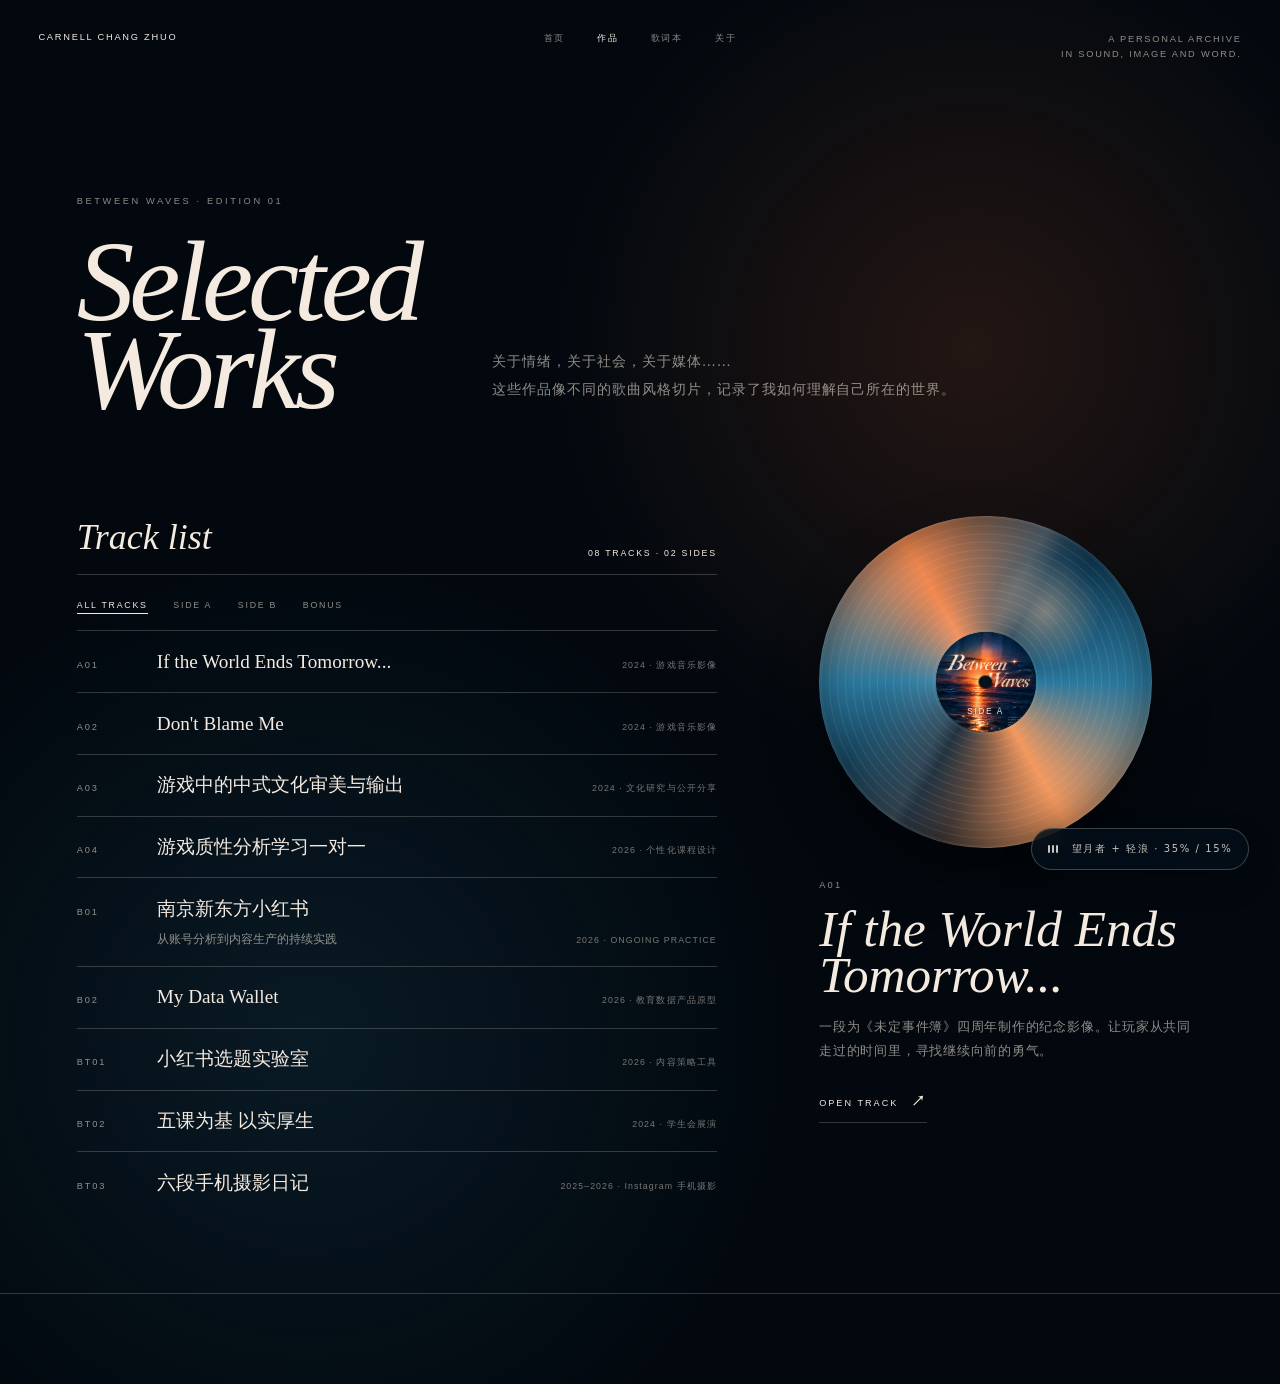
<file: project.html>
<!doctype html>
<html lang="zh-CN">
<head>
  <meta charset="utf-8"><meta name="viewport" content="width=device-width,initial-scale=1"><meta name="theme-color" content="#03101c">
  <meta name="description" content="BETWEEN WAVES 项目档案。"><title>Project — BETWEEN WAVES</title>
  <link rel="stylesheet" href="project.css?v=20261028-2"><link rel="stylesheet" href="mobile-menu.css"><link rel="stylesheet" href="page-motion.css?v=20261025-1"><link rel="stylesheet" href="ambient-audio.css?v=20261025-2">
</head>
<body class="project-page">
  <a class="skip-link" href="#project-main">跳至项目内容</a>
  <header class="project-topbar"><a class="brand" href="index.html?state=expanded">CARNELL CHANG ZHUO</a><nav aria-label="项目导航"><a href="works.html">SELECTED WORKS</a><a href="lyrics.html">LINER NOTES</a><a href="about.html">CREDITS</a></nav><span>BETWEEN WAVES · EDITION 01</span></header>
  <main id="project-main" class="project-main">
    <header class="project-heading"><span data-project-code></span><h1 data-project-title></h1><p data-project-intro></p><dl><div><dt>Year</dt><dd data-project-year></dd></div><div><dt>Medium</dt><dd data-project-medium></dd></div><div><dt>Role</dt><dd data-project-role></dd></div></dl></header>
    <div id="project-spreads" class="project-spreads" aria-live="polite"></div>
    <nav class="project-sequence" aria-label="曲目导航"><a data-project-previous></a><a href="works.html">RETURN TO TRACK LIST</a><a data-project-next></a></nav>
  </main>
  <script src="site-data.js?v=20261028-2"></script><script src="project-content.js?v=20261028-2"></script><script src="project.js?v=20261028-2"></script><script src="mobile-menu.js"></script><script src="page-motion.js?v=20261025-1"></script><script src="persistent-shell.js?v=20261028-2"></script><script src="ambient-audio.js?v=20261025-4"></script>
</body>
</html>
</file>
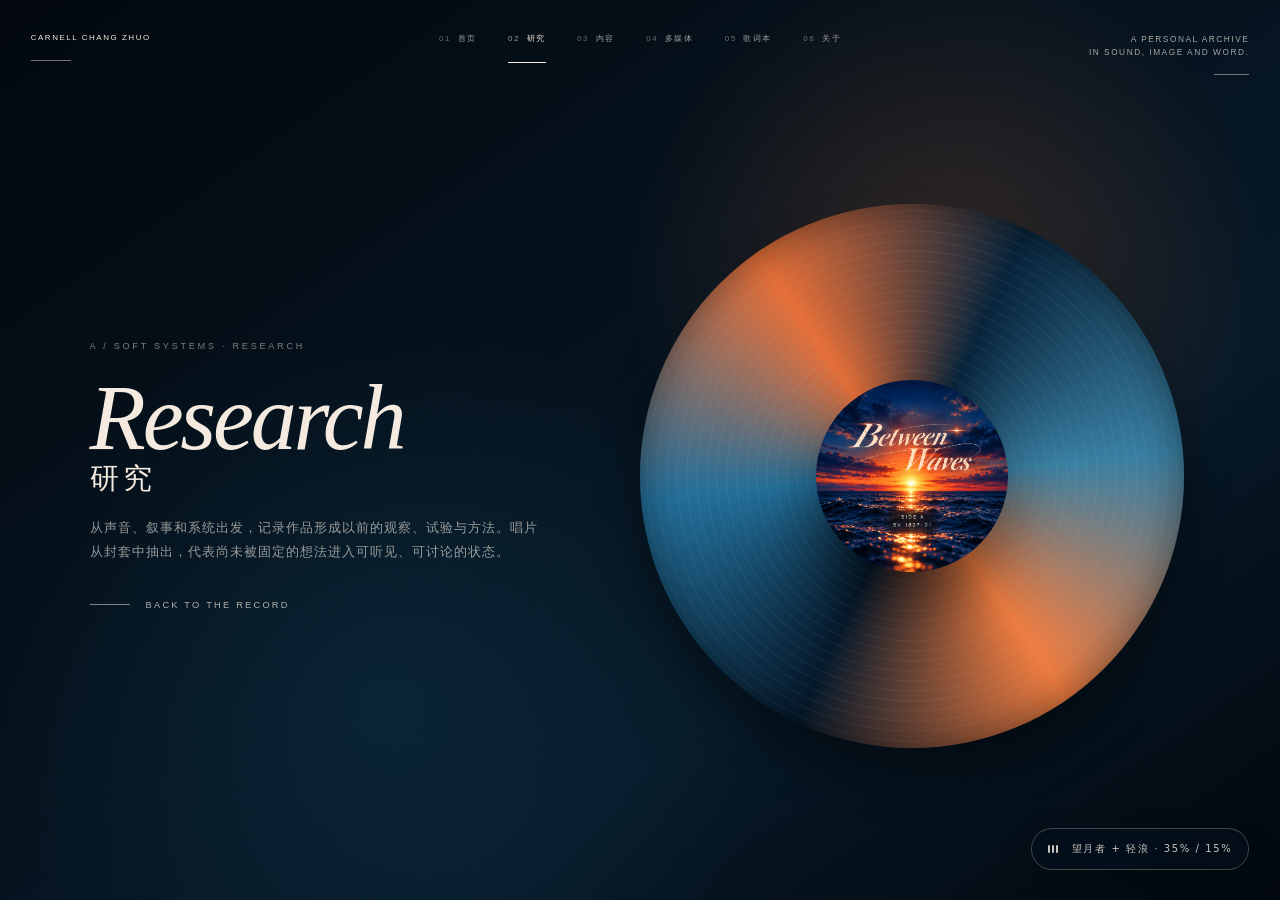
<file: research.html>
<!doctype html>
<html lang="zh-CN">
<head>
  <meta charset="utf-8"><meta name="viewport" content="width=device-width, initial-scale=1"><meta name="theme-color" content="#03101c">
  <meta name="description" content="BETWEEN WAVES 独立作品档案。"><title>Research — BETWEEN WAVES</title><link rel="stylesheet" href="styles.css?v=20261025-4"><link rel="stylesheet" href="page-motion.css?v=20261025-1"><link rel="stylesheet" href="ambient-audio.css?v=20261025-2">
</head>
<body class="archive-page" data-page="research">
  <a class="skip-link" href="#archive-main">跳至主要内容</a>
  <header class="archive-topbar">
    <a class="brand" href="index.html?state=expanded">CARNELL CHANG ZHUO</a>
    <nav class="site-nav" aria-label="主要导航">
      <a href="index.html"><b>01</b>首页</a><a href="research.html" data-nav="research"><b>02</b>研究</a><a href="content.html" data-nav="content"><b>03</b>内容</a><a href="multimedia.html" data-nav="multimedia"><b>04</b>多媒体</a><a href="lyrics.html" data-nav="lyrics"><b>05</b>歌词本</a><a href="about.html" data-nav="about"><b>06</b>关于</a>
    </nav>
    <div class="archive-note">A PERSONAL ARCHIVE<br>IN SOUND, IMAGE AND WORD.</div>
  </header>
  <main class="archive-main" id="archive-main"><section class="archive-hero"><div class="archive-copy"><span class="panel-code" data-bind="code"></span><h1><span data-bind="title"></span><small data-bind="zh"></small></h1><p data-bind="copy"></p><a class="back-link" href="index.html?state=expanded">BACK TO THE RECORD</a></div><figure class="archive-visual"><img data-bind="image" alt=""></figure></section></main>
  <div class="film-grain" aria-hidden="true"></div><script src="archive-page.js?v=20261025-4"></script><script src="page-motion.js?v=20261025-1"></script><script src="persistent-shell.js?v=20261028-2"></script><script src="ambient-audio.js?v=20261025-4"></script>
</body>
</html>
</file>
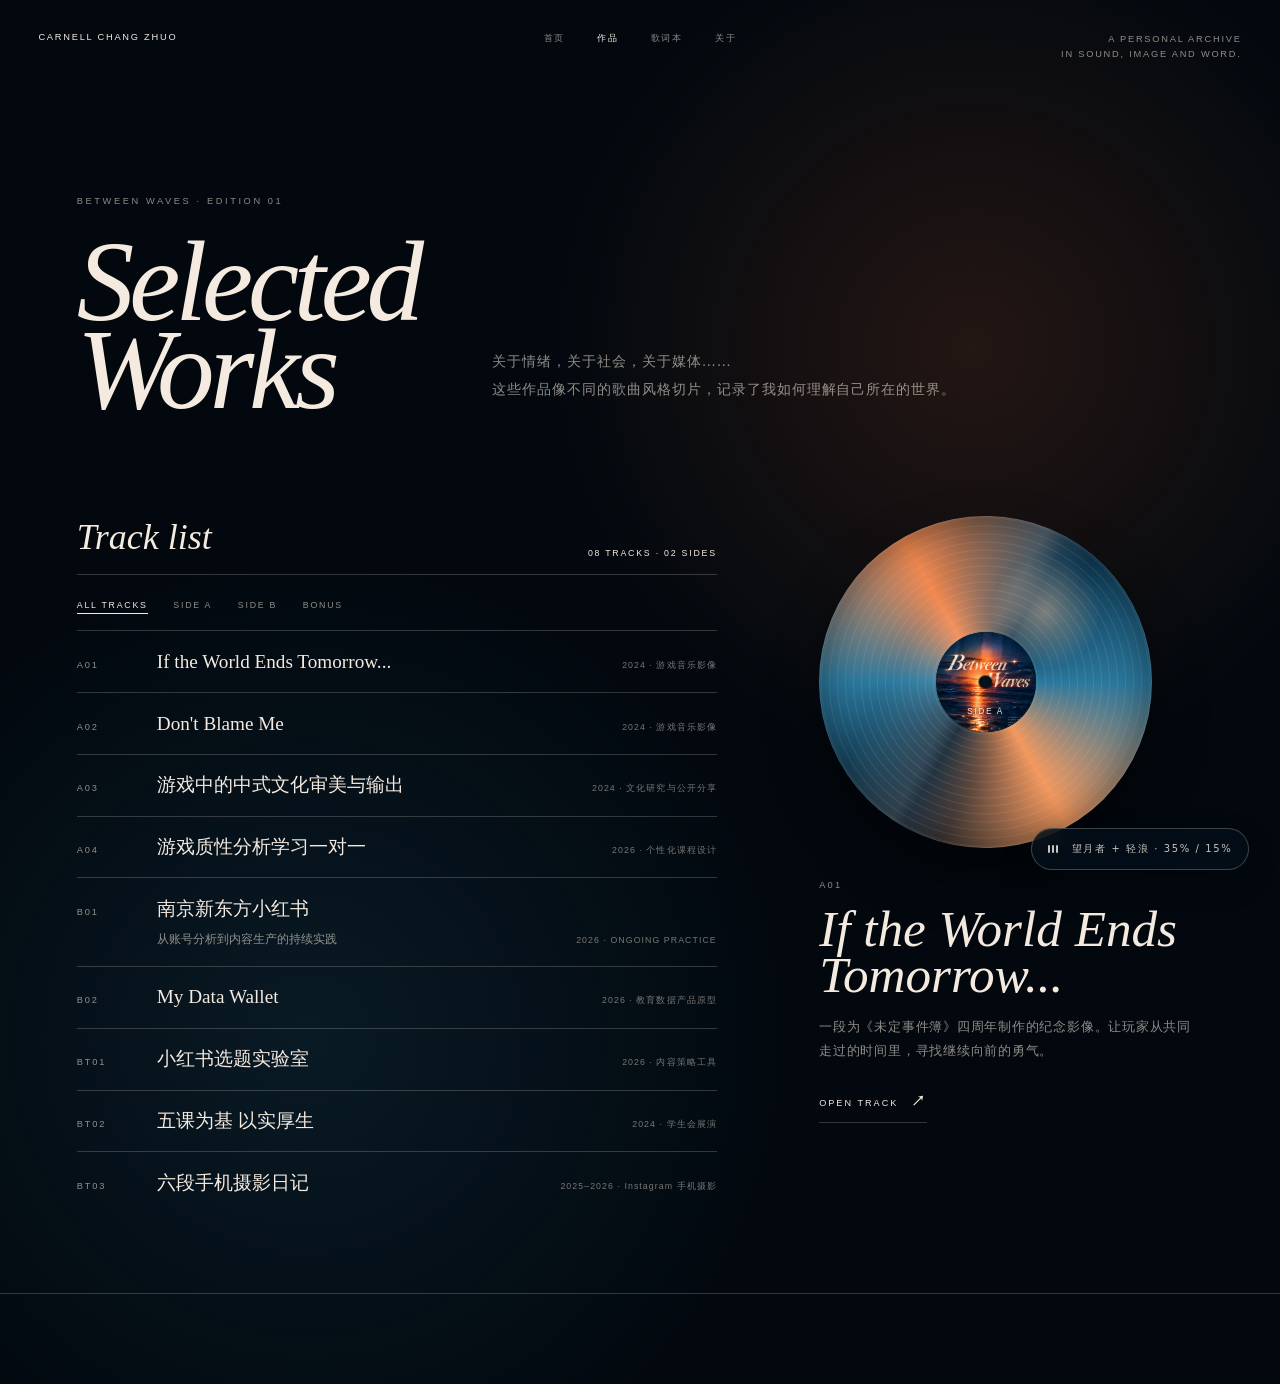
<file: works.html>
<!doctype html>
<html lang="zh-CN">
<head>
  <meta charset="utf-8"><meta name="viewport" content="width=device-width, initial-scale=1"><meta name="theme-color" content="#03101c">
  <meta name="description" content="BETWEEN WAVES Selected Works — Side A, Side B and Bonus Tracks.">
  <title>Selected Works — BETWEEN WAVES</title>
  <link rel="stylesheet" href="works.css?v=20261025-1">
  <link rel="stylesheet" href="mobile-menu.css"><link rel="stylesheet" href="page-motion.css?v=20261025-1"><link rel="stylesheet" href="ambient-audio.css?v=20261025-2"><style>@media(max-width:900px){.works-topbar:after{display:none}}</style>
</head>
<body class="works-page">
  <a class="skip-link" href="#track-list">跳至曲目</a>
  <header class="works-topbar">
    <a class="brand" href="index.html?state=expanded">CARNELL CHANG ZHUO</a>
    <nav aria-label="作品集导航"><a href="index.html">首页</a><a href="works.html" aria-current="page">作品</a><a href="lyrics.html">歌词本</a><a href="about.html">关于</a></nav>
    <p>A PERSONAL ARCHIVE<br>IN SOUND, IMAGE AND WORD.</p>
  </header>
  <main class="works-main">
    <header class="works-heading">
      <span>BETWEEN WAVES · EDITION 01</span>
      <h1>Selected Works</h1>
      <p>关于情绪，关于社会，关于媒体……<br>这些作品像不同的歌曲风格切片，记录了我如何理解自己所在的世界。</p>
    </header>
    <div class="works-layout">
      <section class="track-sheet" aria-labelledby="track-sheet-title">
        <div class="sheet-heading"><h2 id="track-sheet-title">Track list</h2><span>08 TRACKS · 02 SIDES</span></div>
        <div class="track-filters" role="group" aria-label="筛选曲目">
          <button type="button" data-filter="all" aria-pressed="true">ALL TRACKS</button><button type="button" data-filter="a" aria-pressed="false">SIDE A</button><button type="button" data-filter="b" aria-pressed="false">SIDE B</button><button type="button" data-filter="bonus" aria-pressed="false">BONUS</button>
        </div>
        <ol id="track-list" class="track-list"></ol>
      </section>
      <aside class="track-preview" aria-live="polite">
        <div class="preview-disc" data-disc-side data-side="a" aria-hidden="true">
          <span class="preview-disc__label"><img src="assets/home/sleeve-fast.jpg" width="1254" height="1254" decoding="async" alt=""><b data-disc-label>SIDE A</b></span>
          <i class="preview-disc__hole"></i>
        </div>
        <span data-preview-code>ALL TRACKS</span><h2 data-preview-title>BETWEEN WAVES</h2><p data-preview-copy>选择一首曲目，查看它从哪里开始。</p>
        <a data-preview-link href="project.html">OPEN TRACK <b>↗</b></a>
      </aside>
    </div>
  </main>
  <footer><a href="index.html?state=expanded">RETURN TO THE RECORD</a><span>BV — 1837 — 01</span></footer>
  <script src="site-data.js?v=20261028-2"></script><script src="works.js"></script><script src="mobile-menu.js"></script><script src="page-motion.js?v=20261025-1"></script><script src="persistent-shell.js?v=20261028-2"></script><script src="ambient-audio.js?v=20261025-4"></script>
</body>
</html>
</file>
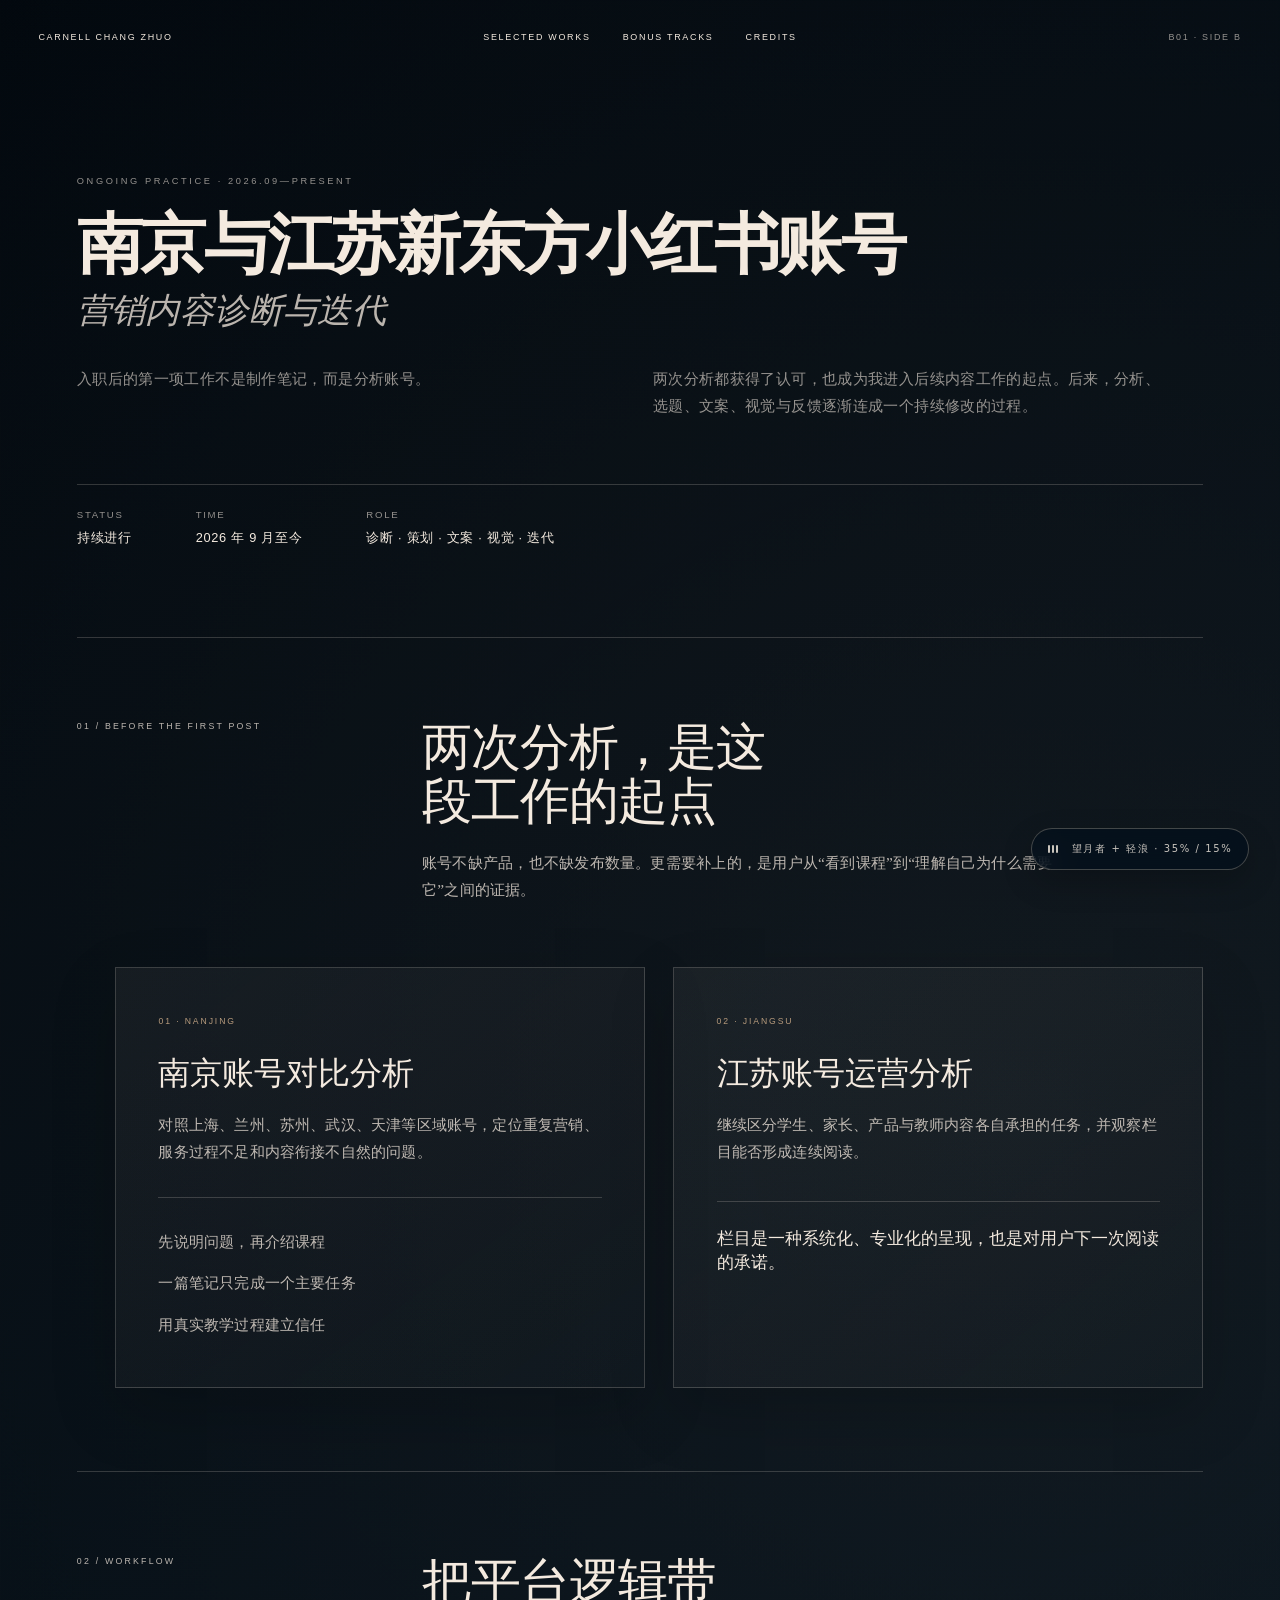
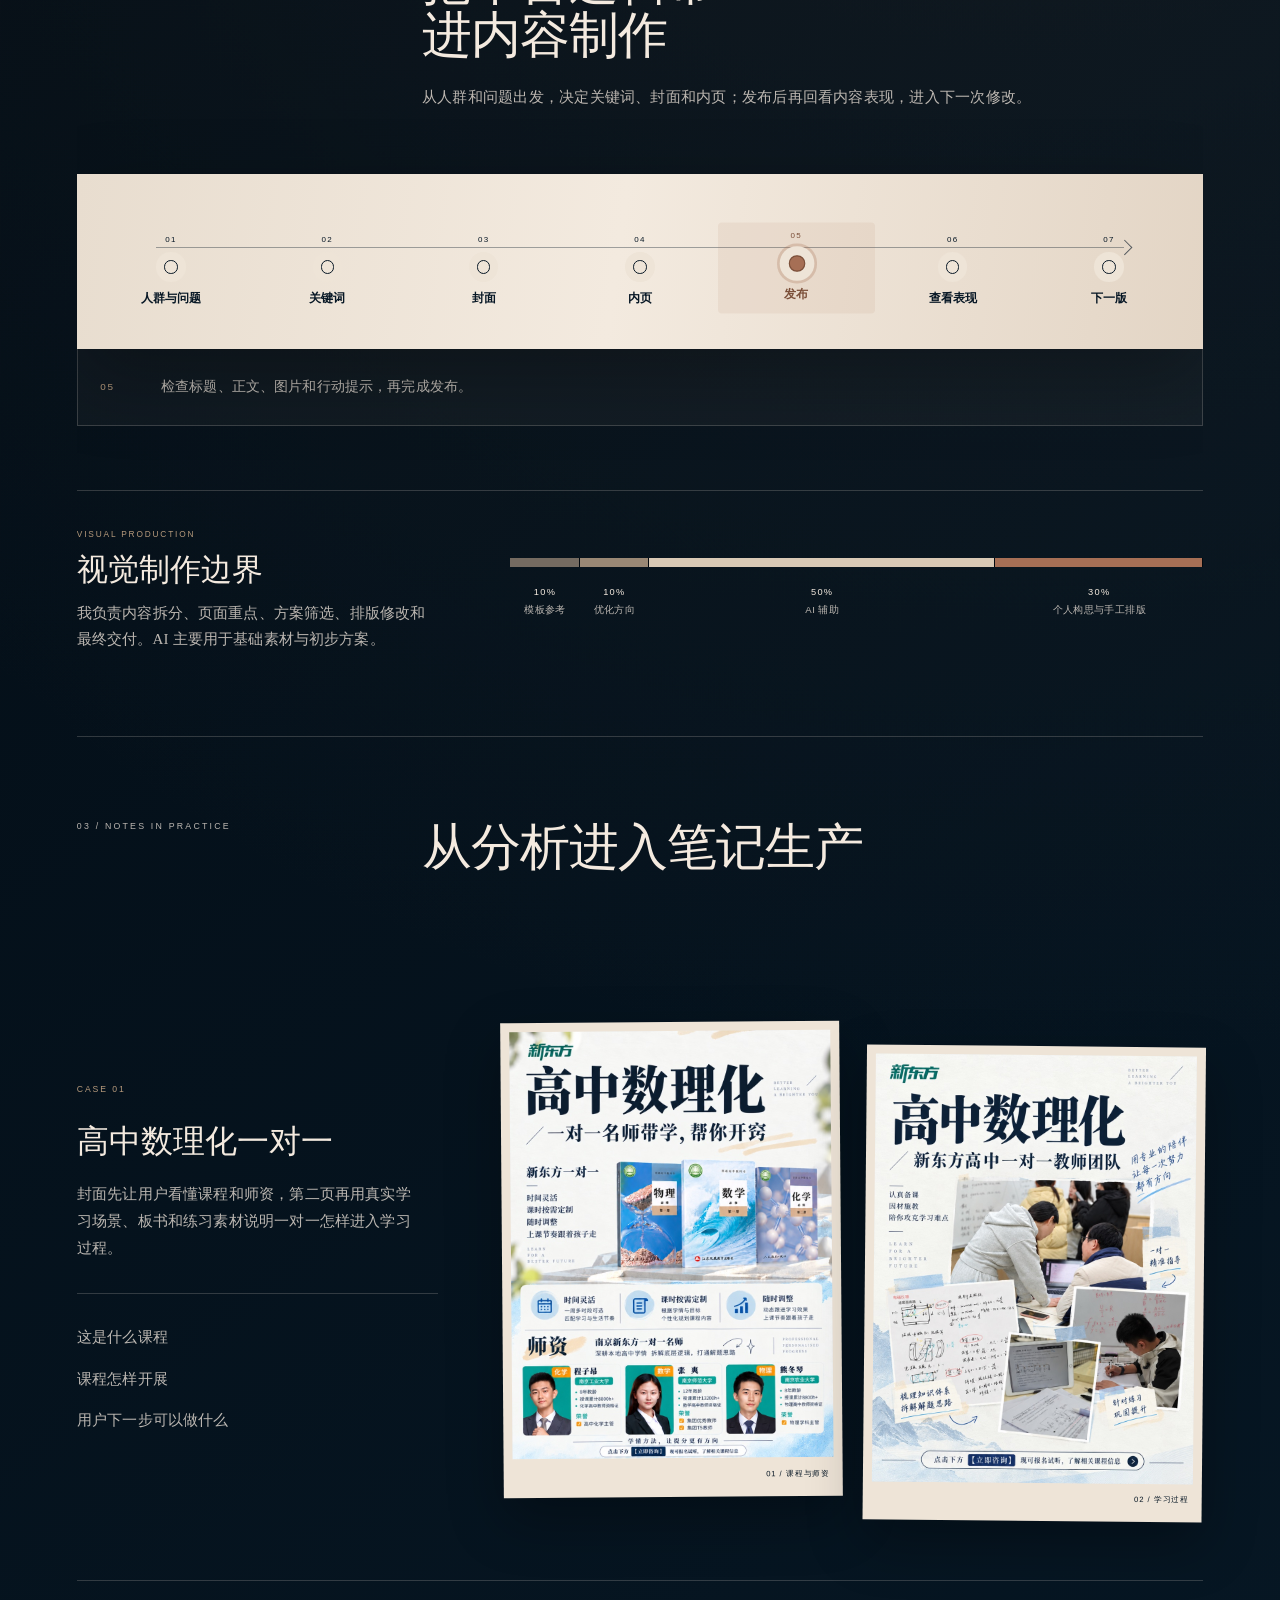
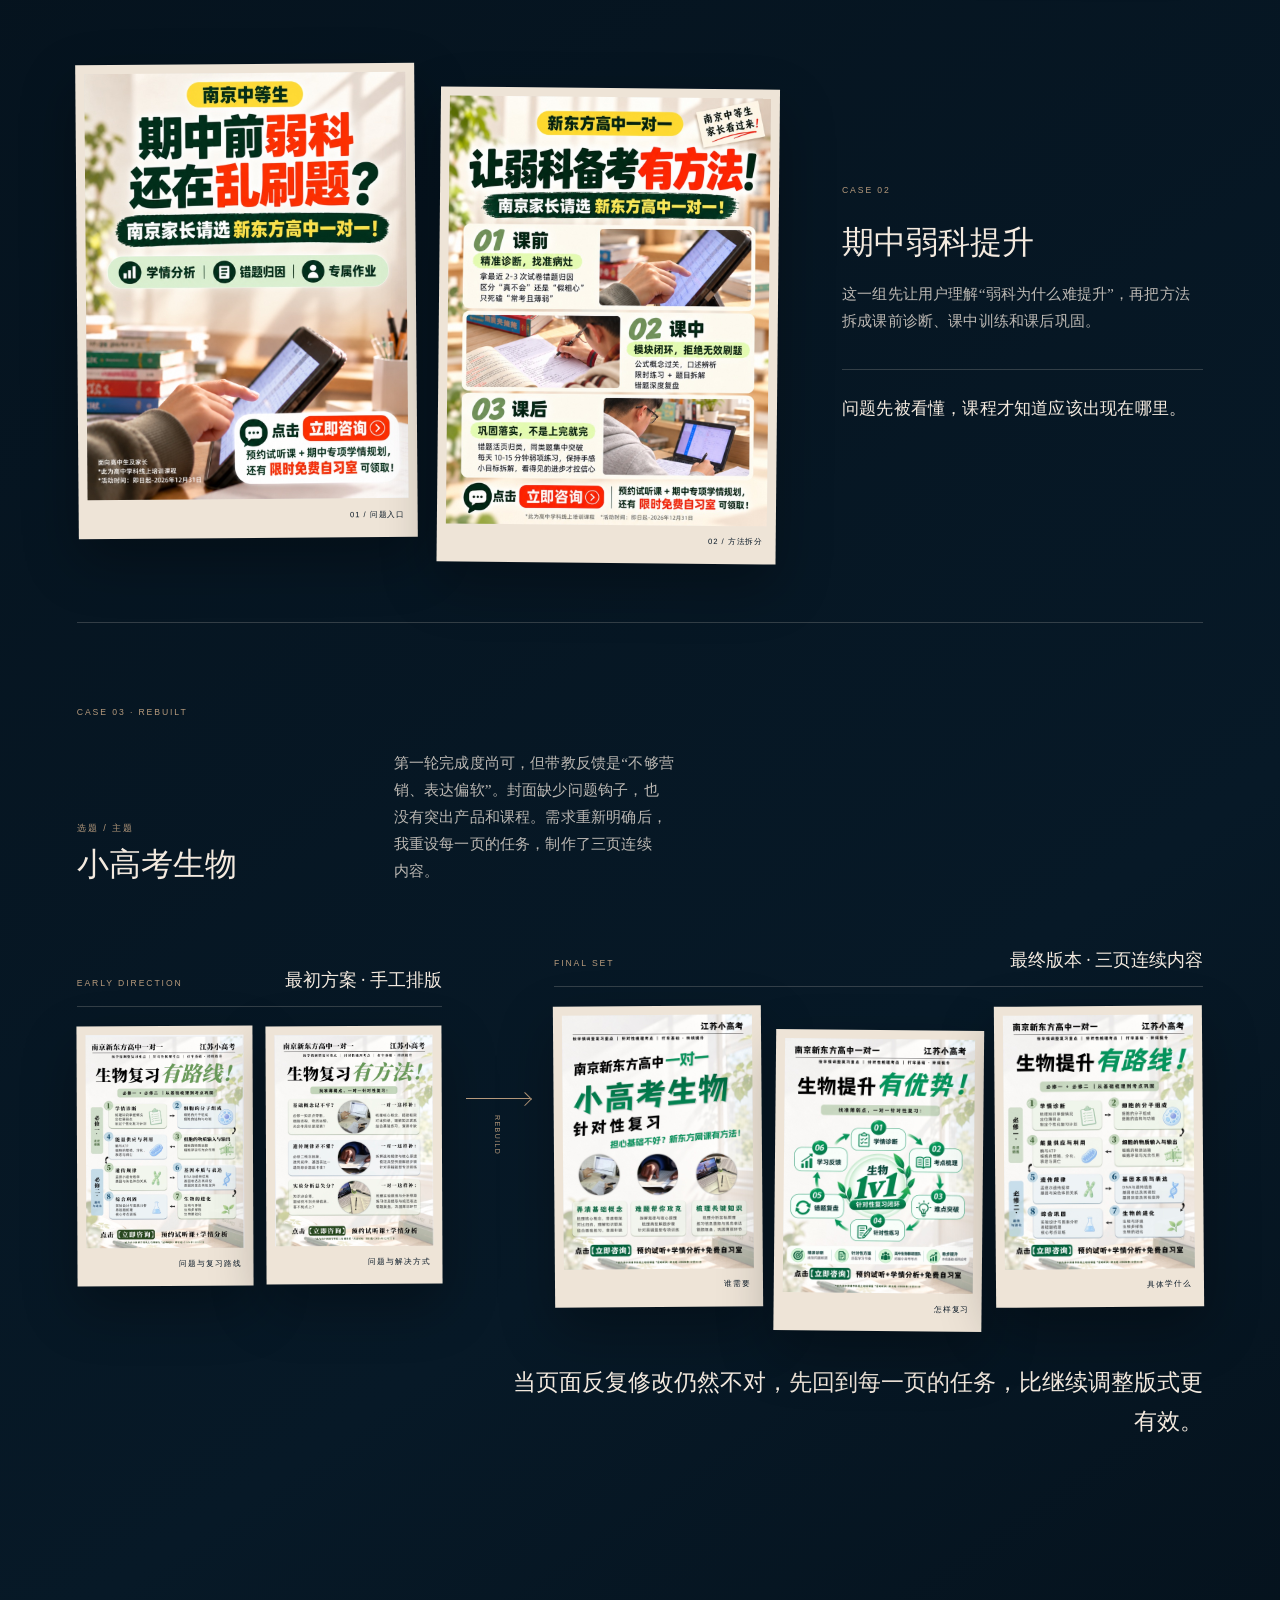
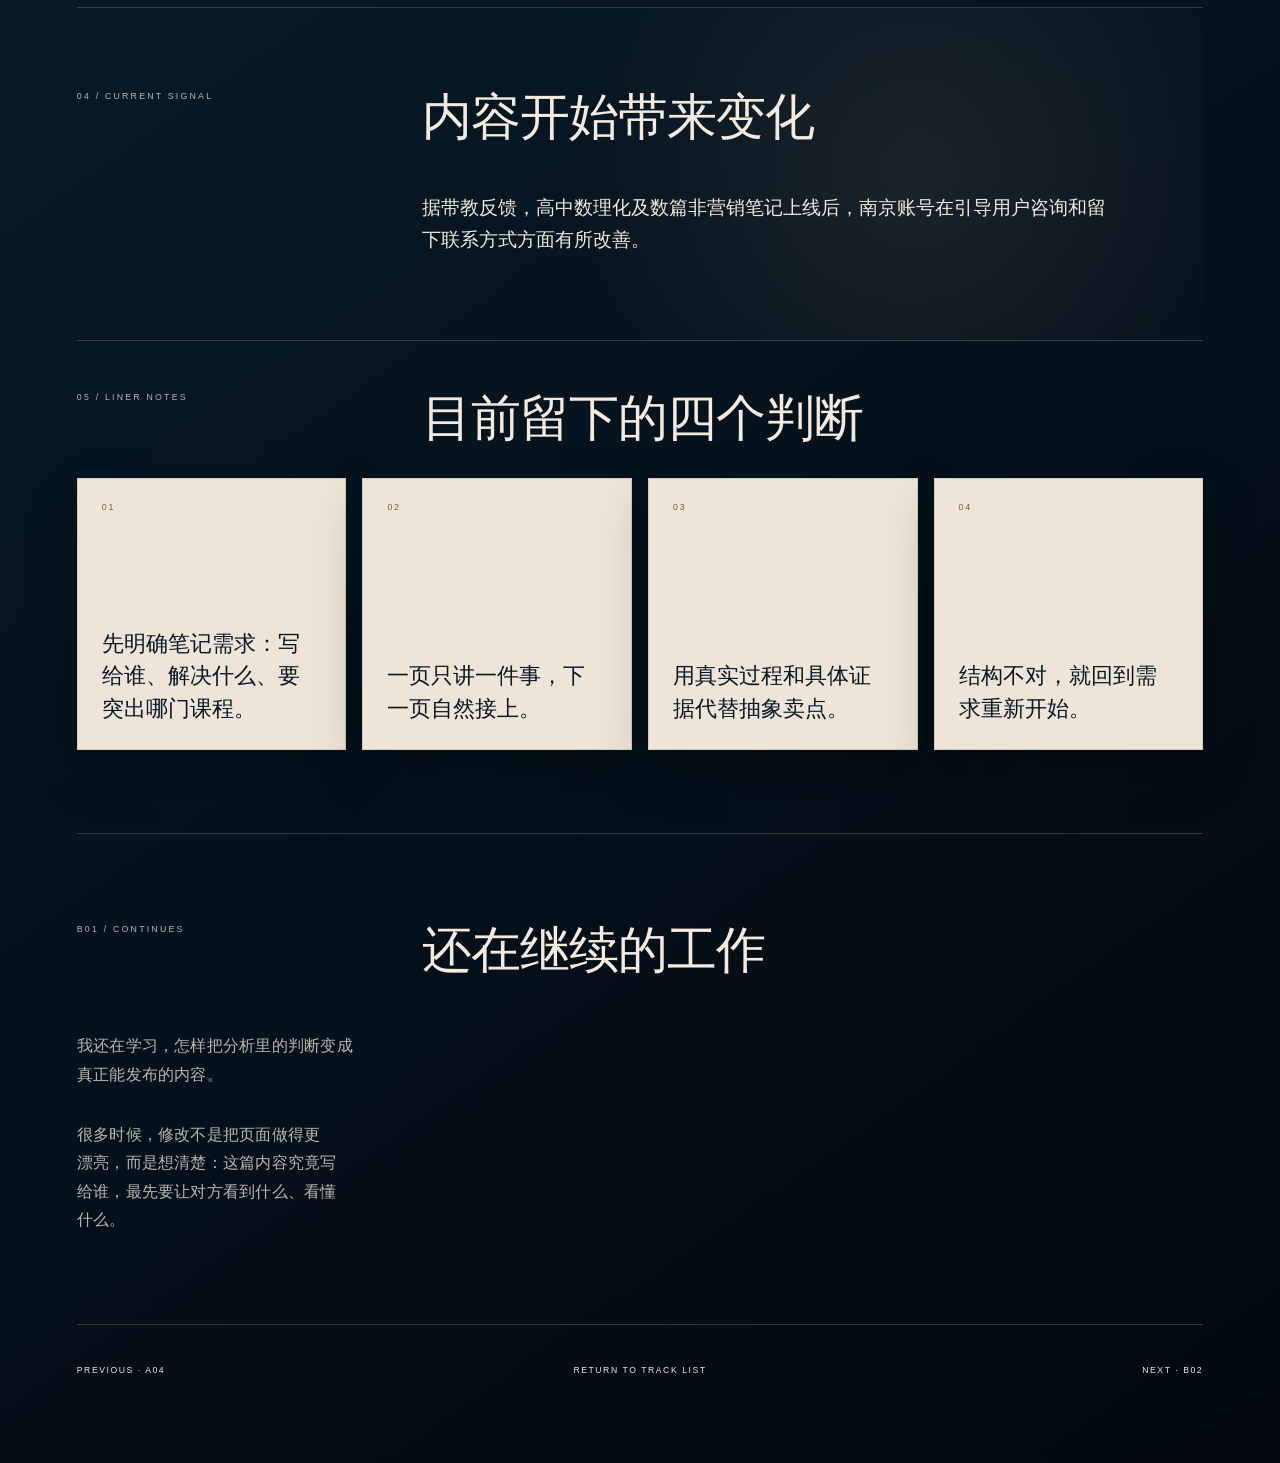
<file: xdf.html>
<!doctype html>
<html lang="zh-CN">
<head>
  <meta charset="utf-8">
  <meta name="viewport" content="width=device-width,initial-scale=1">
  <meta name="theme-color" content="#03101c">
  <meta name="description" content="南京与江苏新东方小红书账号：从账号分析到内容生产的持续实践。">
  <title>南京与江苏新东方小红书 — BETWEEN WAVES</title>
  <script>document.documentElement.classList.add('has-motion')</script>
  <link rel="stylesheet" href="project.css?v=20261024-5">
  <link rel="stylesheet" href="xdf.css?v=20261024-5">
  <link rel="stylesheet" href="ambient-audio.css?v=20261025-2">
  <link rel="stylesheet" href="mobile-menu.css">
  <link rel="stylesheet" href="page-motion.css?v=20261025-1">
</head>
<body class="project-page xdf-page">
  <a class="skip-link" href="#main">跳到正文</a>
  <header class="project-topbar">
    <a class="brand" href="index.html?state=expanded">CARNELL CHANG ZHUO</a>
    <nav aria-label="作品集导航">
      <a href="works.html">SELECTED WORKS</a>
      <a href="bonus.html">BONUS TRACKS</a>
      <a href="about.html">CREDITS</a>
    </nav>
    <span>B01 · SIDE B</span>
  </header>

  <main id="main" class="project-main">
    <header class="project-heading xdf-hero">
      <span>ONGOING PRACTICE · 2026.09—PRESENT</span>
      <h1><span>南京与江苏新东方小红书账号</span><em>营销内容诊断与迭代</em></h1>
      <div class="xdf-hero__intro">
        <p>入职后的第一项工作不是制作笔记，而是分析账号。</p>
        <p>两次分析都获得了认可，也成为我进入后续内容工作的起点。后来，分析、选题、文案、视觉与反馈逐渐连成一个持续修改的过程。</p>
      </div>
      <dl>
        <div><dt>Status</dt><dd>持续进行</dd></div>
        <div><dt>Time</dt><dd>2026 年 9 月至今</dd></div>
        <div><dt>Role</dt><dd>诊断 · 策划 · 文案 · 视觉 · 迭代</dd></div>
      </dl>
    </header>

    <div class="xdf-sections">
      <section class="xdf-section xdf-analysis reveal" aria-labelledby="analysis-title">
        <header class="xdf-section__heading">
          <span>01 / BEFORE THE FIRST POST</span>
          <h2 id="analysis-title">两次分析，是这段工作的起点</h2>
          <p>账号不缺产品，也不缺发布数量。更需要补上的，是用户从“看到课程”到“理解自己为什么需要它”之间的证据。</p>
        </header>
        <div class="analysis-grid">
          <article class="analysis-card">
            <span>01 · NANJING</span>
            <h3>南京账号对比分析</h3>
            <p>对照上海、兰州、苏州、武汉、天津等区域账号，定位重复营销、服务过程不足和内容衔接不自然的问题。</p>
            <ol>
              <li>先说明问题，再介绍课程</li>
              <li>一篇笔记只完成一个主要任务</li>
              <li>用真实教学过程建立信任</li>
            </ol>
          </article>
          <article class="analysis-card">
            <span>02 · JIANGSU</span>
            <h3>江苏账号运营分析</h3>
            <p>继续区分学生、家长、产品与教师内容各自承担的任务，并观察栏目能否形成连续阅读。</p>
            <blockquote>栏目是一种系统化、专业化的呈现，也是对用户下一次阅读的承诺。</blockquote>
          </article>
        </div>
      </section>

      <section class="xdf-section workflow-section reveal" data-workflow aria-labelledby="workflow-title">
        <header class="xdf-section__heading xdf-section__heading--compact">
          <span>02 / WORKFLOW</span>
          <h2 id="workflow-title">把平台逻辑带进内容制作</h2>
          <p>从人群和问题出发，决定关键词、封面和内页；发布后再回看内容表现，进入下一次修改。</p>
        </header>
        <ol class="workflow" aria-label="小红书内容工作流程">
          <li tabindex="0" role="button" aria-pressed="false" data-workflow-detail="确认目标人群、使用场景和最需要解决的问题。"><b>01</b><span>人群与问题</span></li>
          <li tabindex="0" role="button" aria-pressed="false" data-workflow-detail="把用户会主动搜索的表达，转成选题和正文中的关键词。"><b>02</b><span>关键词</span></li>
          <li tabindex="0" role="button" aria-pressed="false" data-workflow-detail="用问题钩子、课程名称和核心利益点建立阅读入口。"><b>03</b><span>封面</span></li>
          <li tabindex="0" role="button" aria-pressed="false" data-workflow-detail="每一页只完成一个任务，让证据、方法和课程自然接续。"><b>04</b><span>内页</span></li>
          <li tabindex="0" role="button" aria-pressed="false" data-workflow-detail="检查标题、正文、图片和行动提示，再完成发布。"><b>05</b><span>发布</span></li>
          <li tabindex="0" role="button" aria-pressed="false" data-workflow-detail="回看曝光、阅读和咨询反馈，判断内容在哪里失去用户。"><b>06</b><span>查看表现</span></li>
          <li tabindex="0" role="button" aria-pressed="false" data-workflow-detail="把反馈带回选题和结构，形成下一版，而不是只修改表面。"><b>07</b><span>下一版</span></li>
        </ol>
        <p class="workflow-detail" aria-live="polite"><span>01</span><strong>确认目标人群、使用场景和最需要解决的问题。</strong></p>
        <aside class="production-credit" aria-labelledby="credit-title">
          <div>
            <span>VISUAL PRODUCTION</span>
            <h3 id="credit-title">视觉制作边界</h3>
            <p>我负责内容拆分、页面重点、方案筛选、排版修改和最终交付。AI 主要用于基础素材与初步方案。</p>
          </div>
          <div class="production-credit__visual">
            <div class="contribution-bar" aria-hidden="true">
              <i class="contribution-bar__template"></i>
              <i class="contribution-bar__direction"></i>
              <i class="contribution-bar__ai"></i>
              <i class="contribution-bar__personal"></i>
            </div>
            <ul aria-label="视觉方案构成">
              <li><b>10%</b><span>模板参考</span></li>
              <li><b>10%</b><span>优化方向</span></li>
              <li><b>50%</b><span>AI 辅助</span></li>
              <li><b>30%</b><span>个人构思与手工排版</span></li>
            </ul>
          </div>
        </aside>
      </section>

      <section class="xdf-section xdf-cases" aria-labelledby="cases-title">
        <header class="xdf-section__heading reveal">
          <span>03 / NOTES IN PRACTICE</span>
          <h2 id="cases-title">从分析进入笔记生产</h2>
        </header>

        <article class="case-study reveal">
          <div class="case-study__copy">
            <span>CASE 01</span>
            <h3>高中数理化一对一</h3>
            <p>封面先让用户看懂课程和师资，第二页再用真实学习场景、板书和练习素材说明一对一怎样进入学习过程。</p>
            <ul>
              <li>这是什么课程</li>
              <li>课程怎样开展</li>
              <li>用户下一步可以做什么</li>
            </ul>
          </div>
          <div class="note-card-grid note-card-grid--two">
            <figure class="note-card">
              <img src="assets/projects/b01/math-cover.jpg" width="901" height="1200" loading="lazy" decoding="async" alt="高中数理化一对一笔记封面，展示课程、师资和学习安排">
              <figcaption>01 / 课程与师资</figcaption>
            </figure>
            <figure class="note-card">
              <img src="assets/projects/b01/math-process.jpg" width="900" height="1200" loading="lazy" decoding="async" alt="高中数理化一对一笔记内页，展示课堂、板书和练习场景">
              <figcaption>02 / 学习过程</figcaption>
            </figure>
          </div>
        </article>

        <article class="case-study case-study--reverse reveal">
          <div class="case-study__copy">
            <span>CASE 02</span>
            <h3>期中弱科提升</h3>
            <p>这一组先让用户理解“弱科为什么难提升”，再把方法拆成课前诊断、课中训练和课后巩固。</p>
            <blockquote>问题先被看懂，课程才知道应该出现在哪里。</blockquote>
          </div>
          <div class="note-card-grid note-card-grid--two">
            <figure class="note-card">
              <img src="assets/projects/b01/weak-cover.jpg" width="903" height="1200" loading="lazy" decoding="async" alt="期中弱科高效提升指南封面">
              <figcaption>01 / 问题入口</figcaption>
            </figure>
            <figure class="note-card">
              <img src="assets/projects/b01/weak-method.jpg" width="900" height="1200" loading="lazy" decoding="async" alt="弱科备考方法内页，分为课前、课中和课后三个阶段">
              <figcaption>02 / 方法拆分</figcaption>
            </figure>
          </div>
        </article>

        <article class="case-study case-study--biology reveal" data-biology>
          <div class="case-study__copy">
            <span>CASE 03 · REBUILT</span>
            <h3><small>选题 / 主题</small>小高考生物</h3>
            <p>第一轮完成度尚可，但带教反馈是“不够营销、表达偏软”。封面缺少问题钩子，也没有突出产品和课程。需求重新明确后，我重设每一页的任务，制作了三页连续内容。</p>
          </div>

          <div class="biology-stage">
            <section class="biology-stage__group biology-stage__group--initial" aria-labelledby="initial-title">
              <header><span>EARLY DIRECTION</span><h4 id="initial-title">最初方案 · 手工排版</h4></header>
              <div class="biology-stage__cards">
                <figure class="note-card bio-initial-card">
                  <img src="assets/projects/b01/bio-initial-route.jpg" width="895" height="1200" loading="lazy" decoding="async" alt="小高考生物最初方案，宋体标题为生物复习有路线">
                  <figcaption>问题与复习路线</figcaption>
                </figure>
                <figure class="note-card bio-initial-card">
                  <img src="assets/projects/b01/bio-initial-method.jpg" width="896" height="1190" loading="lazy" decoding="async" alt="小高考生物最初方案，宋体标题为生物复习有方法">
                  <figcaption>问题与解决方式</figcaption>
                </figure>
              </div>
            </section>

            <div class="biology-stage__shift" aria-hidden="true"><span></span><b>REBUILD</b></div>

            <section class="biology-stage__group biology-stage__group--final" aria-labelledby="final-title">
              <header><span>FINAL SET</span><h4 id="final-title">最终版本 · 三页连续内容</h4></header>
              <div class="biology-stage__cards">
                <figure class="note-card bio-final-card">
                  <img src="assets/projects/b01/bio-final-cover.jpg" width="900" height="1200" loading="lazy" decoding="async" alt="小高考生物针对性复习最终封面">
                  <figcaption>谁需要</figcaption>
                </figure>
                <figure class="note-card bio-final-card">
                  <img src="assets/projects/b01/bio-final-loop.jpg" width="900" height="1200" loading="lazy" decoding="async" alt="小高考生物最终方法页，展示从诊断到反馈的学习过程">
                  <figcaption>怎样复习</figcaption>
                </figure>
                <figure class="note-card bio-final-card">
                  <img src="assets/projects/b01/bio-final-scope.jpg" width="900" height="1200" loading="lazy" decoding="async" alt="小高考生物最终范围页，展示必修一与必修二考点">
                  <figcaption>具体学什么</figcaption>
                </figure>
              </div>
            </section>
          </div>
          <p class="case-study__finding">当页面反复修改仍然不对，先回到每一页的任务，比继续调整版式更有效。</p>
        </article>
      </section>

      <section class="xdf-section feedback-section reveal" aria-labelledby="feedback-title">
        <span>04 / CURRENT SIGNAL</span>
        <h2 id="feedback-title">内容开始带来变化</h2>
        <p>据带教反馈，高中数理化及数篇非营销笔记上线后，南京账号在引导用户咨询和留下联系方式方面有所改善。</p>
      </section>

      <section class="xdf-section principles-section reveal" aria-labelledby="principles-title">
        <header class="xdf-section__heading xdf-section__heading--compact">
          <span>05 / LINER NOTES</span>
          <h2 id="principles-title">目前留下的四个判断</h2>
        </header>
        <ol class="principle-cards">
          <li><b>01</b><span>先明确笔记需求：写给谁、解决什么、要突出哪门课程。</span></li>
          <li><b>02</b><span>一页只讲一件事，下一页自然接上。</span></li>
          <li><b>03</b><span>用真实过程和具体证据代替抽象卖点。</span></li>
          <li><b>04</b><span>结构不对，就回到需求重新开始。</span></li>
        </ol>
      </section>

      <section class="xdf-ending reveal" aria-labelledby="ending-title">
        <span>B01 / CONTINUES</span>
        <h2 id="ending-title">还在继续的工作</h2>
        <div><p>我还在学习，怎样把分析里的判断变成真正能发布的内容。</p><p>很多时候，修改不是把页面做得更漂亮，而是想清楚：这篇内容究竟写给谁，最先要让对方看到什么、看懂什么。</p></div>
      </section>
    </div>

    <nav class="project-sequence" aria-label="作品切换">
      <a href="project.html?track=a04">PREVIOUS · A04</a>
      <a href="works.html">RETURN TO TRACK LIST</a>
      <a href="project.html?track=b02">NEXT · B02</a>
    </nav>
  </main>
  <script src="site-data.js?v=20261028-2"></script>
  <script src="xdf.js?v=20261024-2"></script>
  <script src="mobile-menu.js"></script>
  <script src="page-motion.js?v=20261025-1"></script>
  <script src="persistent-shell.js?v=20261028-2"></script>
  <script src="ambient-audio.js?v=20261025-4"></script>
</body>
</html>
</file>
<file: styles.css>
:root {
  --paper: #f4eadf;
  --paper-dim: rgba(244, 234, 223, .68);
  --deep: #02080e;
  --navy: #061a2b;
  --orange: #ff8a4d;
  --blue: #2f8dbd;
  --mx: 50%;
  --my: 50%;
  --tilt-x: 0deg;
  --tilt-y: 0deg;
  --ease: cubic-bezier(.2, .72, .18, 1);
}

* { box-sizing: border-box; }
html { color: var(--paper); background: var(--deep); scroll-behavior: smooth; }
body { margin: 0; min-width: 320px; overflow-x: hidden; color: var(--paper); background: var(--deep); font-family: Inter, "Helvetica Neue", Arial, "PingFang SC", sans-serif; -webkit-font-smoothing: antialiased; }
button, a { color: inherit; font: inherit; }
button { border: 0; }
a { text-decoration: none; }
img { display: block; max-width: 100%; }
.skip-link { position: fixed; z-index: 200; left: 1rem; top: 1rem; padding: .7rem 1rem; color: #06121d; background: var(--paper); transform: translateY(-180%); transition: transform .25s ease; }
.skip-link:focus { transform: translateY(0); }
:focus-visible { outline: 1px solid rgba(255,239,219,.95); outline-offset: 5px; }

.hero { position: relative; min-height: 100svh; overflow: hidden; isolation: isolate; background: #051724; }
.ocean { position: absolute; z-index: -6; inset: -3%; width: 106%; height: 106%; object-fit: cover; object-position: center; filter: saturate(.9) contrast(1.03) brightness(.76); transform: scale(1.035); animation: ocean-drift 22s ease-in-out infinite alternate; }
.vignette { position: absolute; z-index: -3; inset: 0; pointer-events: none; background: linear-gradient(90deg, rgba(0,7,14,.59), transparent 27%, transparent 72%, rgba(0,7,14,.28)), linear-gradient(180deg, rgba(1,7,12,.26), transparent 25%, transparent 70%, rgba(1,7,12,.57)); }
.warm-field, .cursor-light, .water-caustics, .film-grain { position: absolute; inset: 0; pointer-events: none; }
.warm-field { z-index: -2; inset: -14%; opacity: .88; mix-blend-mode: screen; background: radial-gradient(ellipse at 76% 29%, rgba(255,154,86,.4) 0, rgba(255,111,46,.15) 19%, transparent 43%), radial-gradient(ellipse at 58% 73%, rgba(255,115,50,.24), transparent 29%), linear-gradient(104deg, transparent 38%, rgba(255,145,80,.1) 56%, transparent 74%); filter: blur(3px); animation: warm-roam 17s ease-in-out infinite alternate; }
.warm-field::after { content: ""; position: absolute; left: 26%; right: 2%; top: 47%; height: 12%; background: linear-gradient(90deg, transparent, rgba(255,139,70,.38), rgba(255,224,179,.67), transparent); filter: blur(20px); transform: rotate(-3deg); opacity: .5; animation: flare-breathe 9s ease-in-out infinite alternate; }
.cursor-light { z-index: 25; opacity: .72; mix-blend-mode: screen; background: radial-gradient(circle 20vw at var(--mx) var(--my), rgba(255,166,98,.13), transparent 72%); }
.water-caustics { z-index: 18; top: 48%; opacity: .23; mix-blend-mode: screen; background: repeating-radial-gradient(ellipse at 55% 98%, rgba(120,203,233,.2) 0 1px, transparent 2px 15px); filter: url(#water-warp) blur(.2px); animation: caustics-slide 14s ease-in-out infinite alternate; }
.film-grain { z-index: 90; opacity: .052; mix-blend-mode: soft-light; background-image: url("data:image/svg+xml,%3Csvg xmlns='http://www.w3.org/2000/svg' width='100' height='100'%3E%3Cfilter id='n'%3E%3CfeTurbulence type='fractalNoise' baseFrequency='.85' numOctaves='2' stitchTiles='stitch'/%3E%3C/filter%3E%3Crect width='100%25' height='100%25' filter='url(%23n)' opacity='.5'/%3E%3C/svg%3E"); }

.topbar { position: absolute; z-index: 100; left: 3vw; right: 3vw; top: 4.2vh; display: grid; grid-template-columns: 1fr auto 1fr; align-items: start; font-size: clamp(.5rem,.58vw,.69rem); letter-spacing: .19em; text-transform: uppercase; }
.brand { position: relative; justify-self: start; padding-bottom: 1.15rem; font-weight: 500; }
.brand::after, .archive-note::after { content: ""; position: absolute; left: 0; bottom: 0; width: 2.5rem; height: 1px; background: rgba(244,234,223,.48); }
.site-nav { display: flex; gap: clamp(1.3rem,2.45vw,3.1rem); }
.site-nav a { position: relative; padding-bottom: 1.15rem; color: rgba(244,234,223,.65); transition: color .35s ease; }
.site-nav a::after { content: ""; position: absolute; left: 0; right: 0; bottom: 0; height: 1px; background: var(--paper); transform: scaleX(0); transform-origin: left; transition: transform .45s var(--ease); }
.site-nav a:hover, .site-nav a:focus-visible, .site-nav a[aria-current="page"] { color: var(--paper); }
.site-nav a:hover::after, .site-nav a:focus-visible::after, .site-nav a[aria-current="page"]::after { transform: scaleX(1); }
.site-nav b { margin-right: .42rem; font-weight: 400; opacity: .65; }
.archive-note { position: relative; justify-self: end; padding-bottom: 1rem; color: rgba(244,234,223,.68); font-size: .52rem; line-height: 1.55; text-align: right; }
.archive-note::after { left: auto; right: 0; width: 2.2rem; }

.left-index { position: absolute; z-index: 70; left: 3.2vw; top: 18vh; color: rgba(244,234,223,.72); font-size: clamp(.48rem,.53vw,.63rem); line-height: 1.75; letter-spacing: .22em; text-transform: uppercase; transition: opacity .7s ease, transform .8s var(--ease); }
.left-index strong { display: block; margin-bottom: 1.25rem; font-weight: 400; letter-spacing: .3em; }
.left-index::after { content: ""; display: block; width: 2.4rem; height: 1px; margin-top: 1rem; background: rgba(244,234,223,.42); }
.track-index { position: absolute; z-index: 100; right: 2.7vw; top: 19vh; display: grid; gap: 1.25rem; width: 8.4rem; font-size: clamp(.46rem,.5vw,.6rem); line-height: 1.5; letter-spacing: .18em; text-transform: uppercase; }
.track-index a { display: grid; grid-template-columns: 1.2rem 1fr; gap: .5rem; color: rgba(244,234,223,.62); transition: color .3s ease, transform .4s var(--ease); }
.track-index a:hover, .track-index a:focus-visible { color: var(--paper); transform: translateX(-.35rem); }
.track-index b { font-weight: 400; color: var(--paper); }

.intro { position: absolute; z-index: 75; left: 3.2vw; bottom: 27vh; width: 23rem; text-shadow: 0 3px 20px rgba(0,5,10,.72); transition: opacity .72s ease, transform .9s var(--ease), filter .7s ease; }
.intro h1 { margin: 0 0 .5em; font: 400 clamp(2rem,3.15vw,3.8rem)/1.05 "Songti SC", STSong, "Noto Serif SC", Didot, serif; letter-spacing: .15em; }
.intro p { margin: 0; color: rgba(255,245,233,.72); font-family: "Songti SC", STSong, "Noto Serif SC", serif; font-size: clamp(.68rem,.77vw,.86rem); letter-spacing: .12em; }

.product-stage { position: absolute; z-index: 35; left: 56.5%; top: 51%; width: min(64vw,1060px); height: min(72vh,730px); transform: translate(-50%,-50%); perspective: 1450px; pointer-events: none; transition: left 1.28s var(--ease), width 1.28s var(--ease), opacity .8s ease, filter .9s ease, transform 1.05s var(--ease); }
.album-rig { position: absolute; inset: 0; transform-style: preserve-3d; transform: rotateX(var(--tilt-x)) rotateY(var(--tilt-y)); transition: transform .55s var(--ease); animation: rig-float 10s ease-in-out infinite alternate; }
.object-button { position: absolute; margin: 0; padding: 0; background: transparent; border: 0; cursor: pointer; pointer-events: auto; transform-style: preserve-3d; will-change: transform, opacity; transition: left 1.24s var(--ease), top 1.24s var(--ease), width 1.24s var(--ease), transform 1.24s var(--ease), opacity .72s ease, filter .72s ease; }
.object-button img { width: 100%; height: 100%; object-fit: contain; pointer-events: none; }
.object-button::after { content: attr(data-label); position: absolute; left: 50%; bottom: -1.75rem; padding: .38rem .65rem; color: var(--paper); background: rgba(2,9,15,.78); border: 1px solid rgba(244,234,223,.2); font-size: .48rem; letter-spacing: .22em; white-space: nowrap; opacity: 0; transform: translate(-50%,.35rem); transition: opacity .3s ease, transform .4s var(--ease); }
.object-button:hover::after, .object-button:focus-visible::after { opacity: 1; transform: translate(-50%,0); }
.object-button:hover { filter: brightness(1.06) drop-shadow(0 18px 22px rgba(0,0,0,.35)); }

.archive-card { z-index: 1; left: 17%; top: 27%; width: 31%; transform: translateZ(-54px) rotateZ(-10deg) rotateX(3deg); opacity: .58; filter:saturate(.42) brightness(.92) drop-shadow(0 18px 20px rgba(0,4,8,.35)); pointer-events:none; }
.poster-card { z-index: 2; left: 55%; top: 37%; width: 38%; transform: translateZ(-38px) rotateZ(8deg) rotateX(3deg); opacity: .66; filter:saturate(.46) brightness(.92) drop-shadow(0 22px 24px rgba(0,4,8,.38)); }
.lyrics-booklet { z-index: 2; left: 55%; top: 49%; width: 42%; transform: translateZ(-45px) rotateZ(5deg) rotateX(4deg); opacity: .7; filter: drop-shadow(0 22px 24px rgba(0,4,8,.38)); }
.liner-card { z-index: 1; left: 24%; top: 35%; width: 27%; transform: translateZ(-58px) rotateZ(12deg) rotateX(4deg); opacity: .5; filter:saturate(.42) brightness(.92) drop-shadow(0 18px 18px rgba(0,4,8,.3)); }
.archive-card,.poster-card,.liner-card{padding:clamp(4px,.48vw,8px);border:1px solid rgba(7,26,42,.15);background:#e9ded0;box-shadow:inset 0 0 0 1px rgba(255,255,255,.38)}
.poster-card:hover,.poster-card:focus-visible,.liner-card:hover,.liner-card:focus-visible{filter:saturate(.95) brightness(1.02) drop-shadow(0 24px 28px rgba(0,4,8,.44))}

@media (min-aspect-ratio: 4/3) {
  .archive-card { left: 2%; top: 24%; width: 30%; }
  .liner-card { left: 5%; top: 54%; width: 24%; }
  .poster-card { left: 73%; top: 23%; width: 28%; }
  .lyrics-booklet { left: 72%; top: 52%; width: 32%; }
}

.sleeve { z-index: 12; left: 13%; top: 11%; width: 54%; aspect-ratio: 1; transform: translateZ(42px) rotateZ(-4deg) rotateY(-5deg) rotateX(1deg); filter: drop-shadow(0 34px 28px rgba(0,4,8,.52)); }
.sleeve-face { position: absolute; inset: 0; overflow: hidden; border: 1px solid rgba(235,215,191,.3); border-radius: .35%; background: #06182a; box-shadow: inset 0 0 0 1px rgba(255,255,255,.03), inset 0 -24px 55px rgba(0,3,8,.18); backface-visibility: hidden; }
.sleeve-face img { width: 100%; height: 100%; object-fit: cover; }
.sleeve-face::after { content: ""; position: absolute; inset: 0; background: linear-gradient(112deg, transparent 37%, rgba(255,255,255,.12) 48%, transparent 58%), radial-gradient(circle at 54% 58%, rgba(255,132,65,.08), transparent 34%); mix-blend-mode: screen; transform: translateX(-12%); animation: cover-light 9s ease-in-out infinite alternate; }
.sleeve-edge { position: absolute; z-index: -1; left: 1.3%; top: 1.6%; right: -2.5%; bottom: -2.2%; border: 1px solid rgba(255,182,120,.18); background: #02090f; transform: translateZ(-17px); box-shadow: 12px 14px 24px rgba(0,0,0,.5); }
.sleeve-edge::after { content: ""; position: absolute; right: -2px; top: 3%; bottom: 3%; width: 7px; background: linear-gradient(180deg,#25343d,#05090d 44%,#6a3823 92%); transform: skewY(-20deg); opacity: .78; }

.vinyl { z-index: 10; left: 49%; top: 16%; width: 51%; aspect-ratio: 1; border-radius: 50%; transform: translate3d(0,0,-22px) rotateZ(8deg) rotateY(-4deg); filter: drop-shadow(0 35px 26px rgba(0,4,9,.5)) drop-shadow(12px 0 18px rgba(255,119,50,.2)); background: repeating-radial-gradient(circle, transparent 0 3px, rgba(182,222,239,.075) 4px, transparent 5px 8px), conic-gradient(from 205deg, rgba(4,24,44,.98), rgba(24,101,151,.84) 18%, rgba(255,126,54,.84) 39%, rgba(13,45,71,.96) 56%, rgba(50,135,177,.82) 73%, rgba(249,115,48,.86) 90%, rgba(5,25,45,.98)); box-shadow: inset 0 0 0 2px rgba(194,224,235,.13), inset 0 0 44px rgba(0,0,0,.46), inset -24px 18px 36px rgba(255,137,68,.24); }
.vinyl::before { content: ""; position: absolute; inset: 1.2%; border-radius: 50%; background: conic-gradient(from 225deg, transparent 0 13%, rgba(255,255,255,.31) 16%, transparent 22% 48%, rgba(255,151,89,.35) 54%, transparent 62% 84%, rgba(101,199,230,.2) 89%, transparent 94%); mix-blend-mode: screen; animation: disc-shimmer 32s linear infinite; }
.vinyl::after { content: none; }
.vinyl-label { position: absolute; z-index: 3; left: 31.4%; top: 31.4%; width: 37.2%; aspect-ratio: 1; overflow: hidden; border-radius: 50%; box-shadow: inset 0 0 22px rgba(0,0,0,.22); }
.vinyl-label img { width: 100%; height: 100%; object-fit: cover; animation:label-spin 32s linear infinite; }
.product-reflection { position: absolute; z-index: 0; left: 13%; right: 2%; bottom: -2%; height: 24%; border-radius: 50%; background: radial-gradient(ellipse at 58% 30%, rgba(255,127,57,.38), rgba(29,105,145,.14) 34%, transparent 72%); filter: blur(20px); transform: scaleY(.52) rotate(-4deg); opacity: .76; animation: reflection-pulse 8s ease-in-out infinite alternate; }

.product-stage.is-record-open .vinyl { transform: translate3d(18%,-1%,-8px) rotateZ(34deg) rotateY(-2deg); filter: drop-shadow(0 40px 28px rgba(0,4,9,.52)) drop-shadow(14px 0 26px rgba(255,119,50,.4)); }
.product-stage.is-record-open .sleeve { transform: translate3d(-3%,-1%,52px) rotateZ(-6deg) rotateY(-8deg) rotateX(2deg); }
.hero.is-exploded .left-index, .hero.is-exploded .intro { opacity: .28; transform: translateX(-1rem); }
.hero.is-exploded .product-stage { left: 51%; width: min(76vw,1240px); }
.hero.is-exploded .sleeve { left: 29%; top: 15%; width: 42%; transform: translateZ(58px) rotateZ(-2deg) rotateY(-4deg); }
.hero.is-exploded .vinyl { left: 61%; top: 16%; width: 39%; transform: translate3d(5%,0,28px) rotateZ(22deg); }
.hero.is-exploded .archive-card { left: 3%; top: 14%; width: 25%; transform: translateZ(-42px) rotateZ(-9deg); opacity: 1; filter:saturate(.98) brightness(.98) drop-shadow(0 22px 24px rgba(0,4,8,.42)); }
.hero.is-exploded .poster-card { left: 72%; top: 6%; width: 27%; transform: translateZ(-48px) rotateZ(8deg); opacity: 1; filter:saturate(.98) brightness(.98) drop-shadow(0 24px 28px rgba(0,4,8,.44)); }
.hero.is-exploded .lyrics-booklet { left: 73%; top: 56%; width: 35%; transform: translateZ(-38px) rotateZ(3deg); opacity: 1; }
.hero.is-exploded .liner-card { left: 4%; top: 57%; width: 25%; transform: translateZ(-50px) rotateZ(10deg); opacity: 1; filter:saturate(.98) brightness(.98) drop-shadow(0 22px 24px rgba(0,4,8,.42)); }
.hero.is-exploded .product-reflection { opacity: .94; transform: scaleY(.65) rotate(-1deg); }
.hero.is-focusing .object-button { opacity: .2; filter: brightness(.68); transition-duration: .46s; }
.hero.is-focusing .object-button.is-active { z-index: 30; opacity: 1; filter: drop-shadow(0 28px 34px rgba(0,0,0,.48)) brightness(1.08); transform: translateZ(120px) scale(1.09); }
.hero.is-focusing .product-reflection { opacity: 1; filter: blur(13px) brightness(1.2); }

.enter-zone { position: absolute; z-index: 110; left: 3.2vw; bottom: 14.5vh; display: flex; align-items: center; gap: 1.35rem; }
.enter-button { position: relative; width: clamp(3.4rem,4.6vw,5rem); aspect-ratio: 1; display: grid; place-items: center; border: 1px solid rgba(244,234,223,.72); border-radius: 50%; background: rgba(244,234,223,.15); box-shadow:inset 0 0 0 1px rgba(255,255,255,.04); cursor: pointer; transition: transform .58s var(--ease), background .48s ease, border-color .48s ease, box-shadow .48s ease; }
.enter-button::before { content: ""; position:absolute; left:50%; top:50%; width:.42rem; aspect-ratio:1; border-radius:50%; background:var(--paper); box-shadow:0 0 0 .42rem rgba(244,234,223,.05); transform:translate(-50%,-50%); transition:transform .55s var(--ease),background .45s ease,box-shadow .45s ease; }
.enter-button::after { content: none; }
.hero.is-exploded .enter-button { background:rgba(2,13,23,.9); border-color:rgba(255,174,119,.92); box-shadow:0 0 0 5px rgba(255,132,73,.08),inset 0 0 20px rgba(11,45,66,.66); }
.hero.is-exploded .enter-button::before { background:var(--warm); box-shadow:0 0 0 .55rem rgba(255,174,119,.08),0 0 18px rgba(255,174,119,.4); transform:translate(-50%,-50%) scale(.86); }
.enter-button:hover, .enter-button:focus-visible { transform: scale(1.08); background: rgba(255,139,73,.1); border-color: rgba(255,224,196,.92); }
.enter-label { display: flex; align-items: center; gap: 1rem; color:rgba(244,234,223,.76); font-size: .62rem; letter-spacing: .28em; transition:color .45s ease; }
.enter-label::after { content: ""; width: 2.8rem; height: 1px; background: rgba(244,234,223,.54); transition: width .45s var(--ease); }
.enter-zone:hover .enter-label::after { width: 4.5rem; }
.hero.is-exploded .enter-label{color:var(--paper)}
.hero.is-exploded .enter-label::after{width:4.5rem;background:linear-gradient(90deg,rgba(255,174,119,.9),transparent)}
.explore-link { position: absolute; z-index: 110; left: 3.2vw; bottom: 6.8vh; padding: 0 0 1rem; background: transparent; font-size: .58rem; letter-spacing: .27em; cursor: pointer; }
.explore-link::after { content: none; }
.home-sound-toggle { position:absolute; z-index:110; right:3vw; bottom:12.5vh; display:inline-flex; align-items:center; gap:.7rem; min-height:2.35rem; padding:.68rem .88rem; border:1px solid rgba(244,234,223,.28); border-radius:999px; background:rgba(2,13,23,.36); color:rgba(244,234,223,.82); box-shadow:0 10px 28px rgba(0,5,10,.18); backdrop-filter:blur(10px); -webkit-backdrop-filter:blur(10px); cursor:pointer; font-size:.52rem; letter-spacing:.18em; transition:background .35s ease,border-color .35s ease,color .35s ease,transform .35s var(--ease); }
.home-sound-toggle:hover,.home-sound-toggle:focus-visible { transform:translateY(-2px); border-color:rgba(255,210,177,.7); color:var(--paper); }
.home-sound-toggle[aria-pressed="false"] { background:rgba(2,13,23,.22); color:rgba(244,234,223,.48); }
.home-sound-bars { display:flex; align-items:flex-end; gap:2px; width:11px; height:12px; }
.home-sound-bars i { width:2px; height:38%; background:currentColor; transform-origin:center bottom; }
.home-sound-toggle[aria-pressed="true"] .home-sound-bars i { animation:home-audio-bar .92s ease-in-out infinite alternate; }
.home-sound-toggle[aria-pressed="true"] .home-sound-bars i:nth-child(2) { animation-delay:-.31s; }
.home-sound-toggle[aria-pressed="true"] .home-sound-bars i:nth-child(3) { animation-delay:-.63s; }
.scroll-note { position: absolute; z-index: 70; right: 3vw; bottom: 7vh; margin: 0; font-size: .58rem; letter-spacing: .26em; }
.scroll-note::after { content: ""; display: block; width: 10.5rem; height: 1px; margin-top: .75rem; background: linear-gradient(90deg,transparent,rgba(244,234,223,.7)); animation: line-scan 4s ease-in-out infinite; }
.mode-note { position: absolute; z-index: 80; left: 50%; bottom: 3.3vh; margin: 0; color: rgba(244,234,223,.58); font-size: .48rem; letter-spacing: .22em; transform: translateX(-50%) translateY(.8rem); opacity: 0; transition: opacity .5s ease, transform .7s var(--ease); }
.hero.is-exploded .mode-note { opacity: 1; transform: translateX(-50%) translateY(0); }

.panel-code { display: block; margin-bottom: 2rem; color: rgba(244,234,223,.5); font-size: .57rem; letter-spacing: .3em; }
.back-link { display: inline-flex; align-items: center; gap: 1rem; margin-top: 2.2rem; color: rgba(244,234,223,.72); font-size: .58rem; letter-spacing: .24em; }
.back-link::before { content: ""; width: 2.5rem; height: 1px; background: rgba(244,234,223,.52); }

.hero.is-leaving { pointer-events: none; }
.hero.is-leaving .topbar,
.hero.is-leaving .intro,
.hero.is-leaving .left-index,
.hero.is-leaving .track-index,
.hero.is-leaving .enter-zone,
.hero.is-leaving .explore-link,
.hero.is-leaving .home-sound-toggle,
.hero.is-leaving .scroll-note,
.hero.is-leaving .mode-note { opacity: 0; transition: opacity .38s ease; }
.hero.is-leaving .object-button { opacity: 0; filter: brightness(.5); }
.hero.is-leaving .object-button.is-active { z-index: 140; opacity: 1; filter: drop-shadow(0 26px 44px rgba(0,0,0,.48)) brightness(1.08); transform: translate3d(0,0,110px) scale(1.28); transition-duration: .58s; }
.hero.is-leaving .warm-field { opacity: 1; transform: scale(1.15); filter: blur(8px); }
.hero.is-returning .object-button { opacity: 0; filter: blur(4px) brightness(.75); transition: none; }
.topbar,.track-index,.enter-zone,.explore-link,.home-sound-toggle,.scroll-note{transition:opacity .72s ease,transform .92s var(--ease)}
.hero.is-booting .product-stage{opacity:0;filter:blur(6px);transform:translate(-50%,-47%) scale(.94)}
.hero.is-booting .topbar,.hero.is-booting .left-index,.hero.is-booting .track-index,.hero.is-booting .intro,.hero.is-booting .enter-zone,.hero.is-booting .explore-link,.hero.is-booting .home-sound-toggle,.hero.is-booting .scroll-note{opacity:0;transform:translateY(10px)}

.archive-page { min-height: 100svh; overflow-x: hidden; isolation: isolate; background: #02080e; }
.archive-page::before { content: ""; position: fixed; z-index: -2; inset: 0; background: radial-gradient(circle at 74% 30%, rgba(255,126,63,.18), transparent 28%), radial-gradient(circle at 30% 78%, rgba(34,115,157,.16), transparent 34%), linear-gradient(145deg,#02080e,#071927 68%,#02080e); }
.archive-page .film-grain { position: fixed; }
.archive-topbar { position: fixed; z-index: 100; left: 2.4vw; right: 2.4vw; top: 3.7vh; display: grid; grid-template-columns: 1fr auto 1fr; align-items: start; font-size: clamp(.5rem,.58vw,.69rem); letter-spacing: .19em; text-transform: uppercase; }
.archive-main { min-height: 100svh; }
.archive-hero { min-height: 100svh; display: grid; grid-template-columns: minmax(16rem,.9fr) minmax(20rem,1.1fr); align-items: center; gap: clamp(2.5rem,7vw,8rem); padding: clamp(6rem,8vw,8rem) clamp(1.5rem,7vw,8rem) clamp(2.5rem,4vw,4rem); }
.archive-copy { position: relative; z-index: 3; opacity: 0; transform: translateY(1.25rem); transition: opacity .72s ease .2s, transform .9s var(--ease) .2s; }
.archive-page.is-ready .archive-copy { opacity: 1; transform: none; }
.archive-copy h1 { margin: 0 0 1.35rem; font: italic 400 clamp(3.4rem,7.2vw,8.8rem)/.78 Didot,"Bodoni 72","Times New Roman",serif; letter-spacing: -.035em; }
.archive-copy h1 small { display: block; margin-top: .24em; font: normal 400 clamp(1.35rem,2.3vw,2.7rem)/1.1 "Songti SC",STSong,serif; letter-spacing: .16em; }
.archive-copy p { max-width: 34rem; margin: 0; color: rgba(244,234,223,.62); font: 400 clamp(.78rem,1vw,1rem)/1.9 "Songti SC",STSong,serif; letter-spacing: .08em; }
.archive-visual { position: relative; min-height: min(66vh,46rem); display: grid; place-items: center; margin: 0; opacity: 0; transform: scale(.82) rotate(3deg); filter: blur(5px); transition: opacity .65s ease, transform 1s var(--ease), filter .8s ease; }
.archive-page.is-ready .archive-visual { opacity: 1; transform: scale(1) rotate(0); filter: none; }
.archive-visual img { width: min(100%,46rem); max-height: 62vh; object-fit: contain; filter: drop-shadow(0 34px 32px rgba(0,0,0,.48)); }
.archive-visual[data-visual="disc"]::before { content: ""; width: min(43vw,34rem,65vh); aspect-ratio: 1; border-radius: 50%; background: repeating-radial-gradient(circle,transparent 0 4px,rgba(177,221,238,.07) 5px,transparent 6px 10px),conic-gradient(from 205deg,#06192b,#236f9a,#e66f38,#08243b,#397fa2,#f07d40,#06192b); box-shadow: inset 0 0 40px rgba(0,0,0,.45),0 28px 45px rgba(0,0,0,.38); }
.archive-visual[data-visual="disc"] img { position: absolute; width: min(15vw,12rem); aspect-ratio: 1; border-radius: 50%; }
.archive-visual[data-visual="sleeve"] img { width: min(78%,38rem); transform: rotate(2deg); }
.archive-visual[data-visual="booklet"] img { width: min(100%,48rem); }
.archive-page.is-returning-home .archive-copy { opacity: 0; transform: translateY(1rem); transition-delay: 0s; }
.archive-page.is-returning-home .archive-visual { opacity: 0; transform: scale(1.35); filter: blur(4px); transition-duration: .52s; }

.image-fallback { position: absolute; z-index: 150; left: 50%; top: 50%; width: min(80%,32rem); margin: 0; padding: 1rem; text-align: center; background: rgba(2,10,18,.9); border: 1px solid rgba(255,255,255,.2); transform: translate(-50%,-50%); }
.has-image-error .ocean { display: none; }
.has-image-error { background: radial-gradient(circle at 75% 34%, rgba(255,132,63,.2), transparent 28%), linear-gradient(145deg,#08253a,#02080e); }

@keyframes ocean-drift { to { transform: scale(1.06) translate3d(-.7%,.45%,0); filter: saturate(.94) contrast(1.05) brightness(.81); } }
@keyframes warm-roam { to { transform: translate3d(-2.6%,1.4%,0) scale(1.03); opacity: .98; } }
@keyframes flare-breathe { to { opacity: .79; transform: rotate(-1deg) scaleX(1.08); } }
@keyframes caustics-slide { to { transform: translate3d(1.7%,-1%,0) scale(1.02); opacity: .34; } }
@keyframes rig-float { to { translate: 0 -7px; } }
@keyframes cover-light { to { transform: translateX(16%); opacity: .78; } }
@keyframes disc-shimmer { to { transform: rotate(360deg); } }
@keyframes label-spin { to { transform:rotate(360deg); } }
@keyframes reflection-pulse { to { opacity: .92; transform: scaleY(.62) rotate(-2deg) translateX(1.5%); } }
@keyframes home-audio-bar { from { transform:scaleY(.34); } to { transform:scaleY(1); } }
@keyframes line-scan { 0%,100% { opacity: .32; transform: scaleX(.75); transform-origin: right; } 50% { opacity: .9; transform: scaleX(1); } }

@media (max-width: 1180px) {
  .track-index { display: none; }
  .product-stage { left: 61%; width: min(78vw,980px); }
  .hero.is-exploded .product-stage { left: 53%; width: min(92vw,1100px); }
}

@media (max-aspect-ratio: 4/3) {
  .topbar { left: 6vw; right: 6vw; top: 3.5vh; grid-template-columns: 1fr auto; }
  .site-nav, .archive-note, .left-index, .track-index, .scroll-note { display: none; }
  .brand { font-size: .62rem; }
  .product-stage, .hero.is-exploded .product-stage { left: 56%; top: 38.5%; width: 128vw; height: 58vh; }
  .sleeve, .hero.is-exploded .sleeve { left: 8%; top: 12%; width: 54%; }
  .vinyl, .hero.is-exploded .vinyl { left: 47%; top: 16%; width: 52%; }
  .intro { left: 7vw; bottom: 20.5vh; width: 86vw; }
  .intro h1 { font-size: clamp(1.75rem,8vw,2.65rem); }
  .intro p { font-size: .72rem; }
  .enter-zone { left: 7vw; bottom: 9vh; }
  .enter-button { width: 3rem; }
  .explore-link { left: 7vw; bottom: 3.5vh; }
  .home-sound-toggle { right:7vw; bottom:3.5vh; }
  .cursor-light { display: none; }
  .hero.is-exploded .intro { opacity: 0; }
  .hero.is-exploded .sleeve { left: 20%; top: 16%; width: 46%; }
  .hero.is-exploded .vinyl { left: 54%; top: 20%; width: 46%; }
  .hero.is-exploded .archive-card { left: -1%; top: 2%; width: 34%; }
  .hero.is-exploded .poster-card { left: 68%; top: 0; width: 35%; }
  .hero.is-exploded .lyrics-booklet { left: 57%; top: 55%; width: 44%; }
  .hero.is-exploded .liner-card { left: 0; top: 58%; width: 35%; }
  .mode-note { display: none; }
  .archive-topbar { left: 6vw; right: 6vw; grid-template-columns: 1fr auto; }
  .archive-topbar .site-nav, .archive-topbar .archive-note { display: none; }
  .archive-hero { grid-template-columns: 1fr; align-content: center; gap: 1rem; padding: 7rem 7vw 4rem; }
  .archive-copy { order: 2; }
  .archive-visual { order: 1; min-height: 36vh; }
  .archive-visual img { max-height: 38vh; }
  .archive-visual[data-visual="disc"]::before { width: min(76vw,27rem); }
  .archive-visual[data-visual="disc"] img { width: min(28vw,9.5rem); }
}

@media (max-width: 520px) {
  .product-stage, .hero.is-exploded .product-stage { left: 58%; width: 132vw; top: 38.5%; }
  .intro { bottom: 20.5vh; }
  .intro p { width: 90%; line-height: 1.65; }
  .hero.is-exploded .archive-card { left: -4%; top: 0; width: 38%; }
  .hero.is-exploded .poster-card { left: 68%; top: 2%; width: 38%; }
  .hero.is-exploded .lyrics-booklet { left: 55%; top: 53%; width: 48%; }
  .hero.is-exploded .liner-card { left: -2%; top: 57%; width: 38%; }
  .object-button::after { display: none; }
  .archive-copy h1 { font-size: clamp(3.2rem,17vw,5.2rem); }
}

@media (prefers-reduced-motion: reduce) {
  html { scroll-behavior: auto; }
  *, *::before, *::after { animation-duration: .001ms !important; animation-iteration-count: 1 !important; transition-duration: .001ms !important; }
  .album-rig { transform: none !important; }
  .cursor-light { display: none; }
  .home-sound-toggle[aria-pressed="true"] .home-sound-bars i { animation:none; }
  .hero.is-leaving .object-button.is-active { transform: none; }
  .archive-copy, .archive-visual, .archive-page.is-returning-home .archive-copy, .archive-page.is-returning-home .archive-visual { transition-duration: .001ms !important; transform: none !important; filter: none !important; }
}
</file>
<file: mobile-menu.css>
.menu-trigger{display:none;position:fixed;z-index:1001;right:clamp(1.2rem,6vw,2.5rem);top:1.5rem;padding:0 0 .55rem;border:0;border-bottom:1px solid currentColor;background:transparent;color:#f4eadf;font:400 .58rem/1 Inter,"Helvetica Neue",Arial,sans-serif;letter-spacing:.2em;cursor:pointer}.mobile-menu-shell[hidden]{display:none}.mobile-menu-shell{position:fixed;z-index:1100;inset:0}.mobile-menu-backdrop{position:absolute;inset:0;background:rgba(0,8,16,.76);backdrop-filter:blur(6px)}.mobile-menu{position:absolute;inset:0 0 0 auto;width:min(100%,35rem);display:grid;grid-template-rows:auto auto 1fr auto;gap:clamp(2rem,7vh,5rem);padding:clamp(1.5rem,6vw,3.5rem);overflow:auto;background:#eadcc9;color:#081a2a;box-shadow:-28px 0 90px rgba(0,0,0,.32);transform-origin:right center;animation:menu-in .42s cubic-bezier(.2,.72,.18,1)}.mobile-menu__close{justify-self:end;padding:0 0 .55rem;border:0;border-bottom:1px solid currentColor;background:transparent;color:inherit;font:400 .58rem/1 Inter,"Helvetica Neue",Arial,sans-serif;letter-spacing:.2em;cursor:pointer}.mobile-menu>p,.mobile-menu>footer{margin:0;font:400 .56rem/1.4 Inter,"Helvetica Neue",Arial,sans-serif;letter-spacing:.22em}.mobile-menu nav{align-self:center;border-top:1px solid rgba(8,26,42,.25)}.mobile-menu nav a{display:grid;grid-template-columns:3rem 1fr;align-items:baseline;padding:clamp(1rem,3vh,1.8rem) 0;border-bottom:1px solid rgba(8,26,42,.25)}.mobile-menu nav small{font:400 .55rem/1 Inter,"Helvetica Neue",Arial,sans-serif;letter-spacing:.18em}.mobile-menu nav span{font:italic 400 clamp(2.2rem,9vw,4.7rem)/.82 Didot,"Bodoni 72","Songti SC",serif;letter-spacing:-.035em}.mobile-menu a:hover span,.mobile-menu a:focus-visible span{color:#9c472b}.menu-open{overflow:hidden}.mobile-menu :focus-visible,.menu-trigger:focus-visible{outline:2px solid currentColor;outline-offset:5px}@keyframes menu-in{from{opacity:0;transform:translateX(6%)}to{opacity:1;transform:none}}@media(max-width:900px){.menu-trigger{display:block}}@media(min-width:901px){.mobile-menu-shell{display:none!important}}@media(prefers-reduced-motion:reduce){.mobile-menu{animation:none}.mobile-menu-backdrop{backdrop-filter:none}}
</file>
<file: page-motion.css>
:root{
  --page-motion-ease:cubic-bezier(.2,.72,.18,1);
}

@media(prefers-reduced-motion:no-preference){
  .has-page-motion [data-page-reveal]{
    opacity:0;
    filter:blur(3px);
    transform:translate3d(0,16px,0);
    transition:
      opacity .72s ease var(--page-reveal-delay,0ms),
      filter .78s ease var(--page-reveal-delay,0ms),
      transform .92s var(--page-motion-ease) var(--page-reveal-delay,0ms);
  }

  .has-page-motion [data-page-reveal].is-page-revealed{
    opacity:1;
    filter:none;
    transform:none;
  }

  body>header,
  body>main,
  body>footer{
    transition:opacity .28s ease,transform .38s var(--page-motion-ease),filter .32s ease;
  }

  body.is-page-leaving>header,
  body.is-page-leaving>main,
  body.is-page-leaving>footer{
    opacity:.12;
    filter:blur(2px);
    transform:translate3d(0,-7px,0);
  }
}

@media(prefers-reduced-motion:reduce){
  [data-page-reveal]{opacity:1!important;filter:none!important;transform:none!important}
}
</file>
<file: about.css>
:root{--ink:#071a2a;--paper:#eadcc9;--rust:#9c472b;--line:rgba(7,26,42,.24)}*{box-sizing:border-box}html{background:var(--paper);color:var(--ink)}body{margin:0;min-width:320px;background:radial-gradient(circle at 82% 4%,rgba(177,84,48,.18),transparent 30%),var(--paper);font-family:Inter,"Helvetica Neue",Arial,"PingFang SC",sans-serif;-webkit-font-smoothing:antialiased}a{color:inherit;text-decoration:none}.skip-link{position:fixed;z-index:1200;top:1rem;left:1rem;padding:.7rem 1rem;background:var(--ink);color:var(--paper);transform:translateY(-180%)}.skip-link:focus{transform:none}:focus-visible{outline:2px solid currentColor;outline-offset:5px}.credits-topbar{display:grid;grid-template-columns:1fr auto 1fr;gap:2rem;padding:2rem 3vw;font-size:.56rem;letter-spacing:.19em}.credits-topbar nav{display:flex;gap:2rem}.credits-topbar>span{justify-self:end}.credits-main{padding:clamp(5rem,9vw,9rem) clamp(1.5rem,7vw,8rem) 3rem}.credits-opening{display:grid;grid-template-columns:1fr .8fr;gap:3rem 8vw;align-items:end;min-height:72vh;padding-bottom:clamp(4rem,8vw,8rem);border-bottom:1px solid var(--line)}.credits-opening>div>p,.credits-block>p{font-size:.55rem;letter-spacing:.24em}.credits-opening h1{margin:1rem 0 0;font:italic 400 clamp(5rem,12vw,12rem)/.72 Didot,"Bodoni 72","Songti SC",serif;letter-spacing:-.055em}.credits-opening h1 small{display:block;margin:1.4rem 0 0;font:400 clamp(1.4rem,3vw,3rem)/1 "Songti SC",STSong,serif;letter-spacing:.08em}.credits-opening>p{align-self:center;max-width:34rem;margin:0;font:400 clamp(1rem,1.4vw,1.25rem)/2 "Songti SC",STSong,serif}.credits-opening figure{grid-column:2;margin:0}.credits-opening img{display:block;width:100%;max-width:27rem;margin-left:auto;filter:saturate(.78) contrast(.94);box-shadow:0 28px 65px rgba(7,26,42,.2);transform:rotate(1.5deg)}.credits-block{display:grid;grid-template-columns:minmax(7rem,.42fr) minmax(0,1.58fr);gap:3rem;padding:clamp(4rem,8vw,8rem) 0;border-bottom:1px solid var(--line)}.credits-block>p{margin:.4rem 0;color:rgba(7,26,42,.65)}.credits-block h2{max-width:13ch;margin:0 0 2rem;font:italic 400 clamp(2.7rem,6vw,6.8rem)/.9 Didot,"Bodoni 72","Songti SC",serif;letter-spacing:-.04em}.credits-block div>p{max-width:48rem;margin:.5rem 0;font:400 clamp(.95rem,1.2vw,1.1rem)/2 "Songti SC",STSong,serif}.credits-contact{background:var(--ink);color:var(--paper);margin-inline:calc(clamp(1.5rem,7vw,8rem)*-1);padding-inline:clamp(1.5rem,7vw,8rem)}.credits-contact>p{color:rgba(234,220,201,.58)}.contact-fallback{font-family:Inter,"Helvetica Neue",Arial,sans-serif!important;font-size:.62rem!important;letter-spacing:.2em}.credits-return{display:inline-block;margin:3rem 0 1rem;padding-bottom:.7rem;border-bottom:1px solid currentColor;font-size:.56rem;letter-spacing:.2em}@media(max-width:760px){.credits-topbar{grid-template-columns:1fr auto}.credits-topbar nav,.credits-topbar>span{display:none}.credits-main{padding-top:7rem}.credits-opening{grid-template-columns:1fr;min-height:0}.credits-opening figure{grid-column:auto}.credits-opening img{margin:0}.credits-block{grid-template-columns:1fr;gap:1rem}.credits-block h2{font-size:14vw}}
</file>
<file: about-overrides.css>
.contact-links{
  display:flex;
  flex-wrap:wrap;
  gap:.75rem 1.6rem;
  margin:1.5rem 0!important;
}

.contact-links a{
  padding-bottom:.25rem;
  border-bottom:1px solid rgba(234,220,201,.5);
  font-family:Inter,"Helvetica Neue",Arial,sans-serif;
  font-size:.72rem;
  letter-spacing:.08em;
}

.contact-links a:hover,
.contact-links a:focus-visible{border-color:var(--paper)}

.credits-block .credits-personality{
  max-width:34rem;
  margin-top:2rem;
  padding-left:1.25rem;
  border-left:2px solid rgba(156,71,43,.72);
  font-size:clamp(1.2rem,1.8vw,1.8rem);
  line-height:1.55;
  letter-spacing:.04em;
}

/* Opening composition: the introduction rests at lower left, while the
   physical record peeks out from behind the sleeve on the right. */
.credits-opening{
  grid-template-columns:minmax(18rem,.78fr) minmax(24rem,1.22fr);
  grid-template-rows:auto minmax(18rem,1fr);
  align-items:start;
  min-height:78vh;
}

.credits-opening>div{
  grid-column:1;
  grid-row:1;
}

.credits-opening>.credits-intro{
  grid-column:1;
  grid-row:2;
  align-self:end;
  max-width:31rem;
  margin:0;
  padding-bottom:.5rem;
}

.credits-intro span{display:block}
.credits-intro span+span{margin-top:.65rem}

.credits-opening .credits-album{
  position:relative;
  grid-column:2;
  grid-row:1/3;
  align-self:center;
  width:100%;
  min-height:clamp(28rem,46vw,42rem);
  margin:0;
}

.credits-album>picture{display:contents}

.credits-opening .credits-sleeve{
  position:absolute;
  z-index:2;
  left:0;
  top:50%;
  width:min(73%,29rem);
  height:auto!important;
  aspect-ratio:1 / 1;
  object-fit:cover;
  max-width:none;
  margin:0;
  transform:translateY(-50%) rotate(-1.6deg);
}

.credits-vinyl{
  position:absolute;
  z-index:1;
  right:1%;
  top:50%;
  width:min(72%,31rem);
  aspect-ratio:1;
  isolation:isolate;
  overflow:hidden;
  border-radius:50%;
  background:
    repeating-radial-gradient(circle at 50% 50%,transparent 0 3px,rgba(215,229,235,.055) 4px,rgba(0,0,0,.24) 5px,transparent 7px),
    radial-gradient(circle at 34% 27%,rgba(118,162,180,.24),transparent 26%),
    radial-gradient(circle at 66% 72%,rgba(153,69,40,.2),transparent 31%),
    conic-gradient(from 218deg,#02070c 0deg,#122130 32deg,#050a10 76deg,#172536 112deg,#03070b 158deg,#1d2832 202deg,#05090e 248deg,#192b3a 292deg,#02070c 360deg);
  box-shadow:
    0 35px 72px rgba(7,18,29,.38),
    12px 12px 24px rgba(139,66,39,.12),
    inset 0 0 0 1px rgba(220,232,236,.12),
    inset 0 0 52px rgba(0,0,0,.7);
  transform:translateY(-50%) rotate(8deg);
  animation:credits-vinyl-spin 20s linear infinite;
  will-change:transform;
}

.credits-vinyl::before{
  content:"";
  position:absolute;
  z-index:1;
  inset:0;
  border-radius:inherit;
  background:
    conic-gradient(from 18deg,transparent 0 8%,rgba(147,204,222,.22) 12%,transparent 18% 45%,rgba(208,116,70,.18) 50%,transparent 57% 78%,rgba(226,239,242,.12) 83%,transparent 90%),
    linear-gradient(118deg,transparent 28%,rgba(255,255,255,.08) 47%,transparent 64%);
  mix-blend-mode:screen;
  pointer-events:none;
}

.credits-vinyl::after{
  content:"";
  position:absolute;
  z-index:4;
  left:50%;
  top:50%;
  width:2.3%;
  aspect-ratio:1;
  border-radius:50%;
  background:#05080b;
  box-shadow:0 0 0 1px rgba(235,227,213,.38),0 1px 4px rgba(0,0,0,.75);
  transform:translate(-50%,-50%);
}

.credits-vinyl>span{
  position:absolute;
  z-index:2;
  inset:34%;
  overflow:hidden;
  border-radius:50%;
  box-shadow:0 0 0 1px rgba(226,235,238,.2),0 0 20px rgba(0,0,0,.48);
}

.credits-opening .credits-vinyl img{
  width:100%;
  max-width:none;
  margin:0;
  filter:saturate(.8) contrast(.95);
  box-shadow:none;
  transform:none;
}

.credits-now-playing{
  position:absolute;
  z-index:5;
  right:2%;
  bottom:7%;
  display:inline-flex;
  align-items:center;
  gap:.75rem;
  min-height:2.7rem;
  padding:.75rem 1rem;
  border:1px solid rgba(7,26,42,.27);
  border-radius:999px;
  background:rgba(234,220,201,.78);
  color:var(--ink);
  box-shadow:0 12px 30px rgba(7,26,42,.12);
  backdrop-filter:blur(12px);
  -webkit-backdrop-filter:blur(12px);
  cursor:pointer;
  font:500 .62rem/1 Inter,"Helvetica Neue",Arial,sans-serif;
  letter-spacing:.13em;
  transition:background .35s ease,color .35s ease,border-color .35s ease,transform .35s ease;
}

.credits-audio-choice{
  position:absolute;
  z-index:5;
  right:2%;
  bottom:15%;
  display:flex;
  padding:.25rem;
  border:1px solid rgba(7,26,42,.2);
  border-radius:999px;
  background:rgba(234,220,201,.74);
  box-shadow:0 10px 24px rgba(7,26,42,.09);
  backdrop-filter:blur(12px);
  -webkit-backdrop-filter:blur(12px);
}

.credits-audio-choice button{
  min-height:2rem;
  padding:.55rem .8rem;
  border:0;
  border-radius:999px;
  background:transparent;
  color:rgba(7,26,42,.62);
  cursor:pointer;
  font:600 .55rem/1 Inter,"Helvetica Neue",Arial,sans-serif;
  letter-spacing:.08em;
  transition:background .3s ease,color .3s ease;
}

.credits-audio-choice button[aria-pressed="true"]{background:rgba(7,26,42,.9);color:var(--paper)}
.credits-audio-choice button:focus-visible{outline:1px solid var(--ink);outline-offset:2px}

.credits-now-playing:hover,
.credits-now-playing:focus-visible{transform:translateY(-2px);border-color:rgba(7,26,42,.55)}
.credits-now-playing[aria-pressed="true"]{background:rgba(7,26,42,.9);color:var(--paper);border-color:rgba(234,220,201,.34)}
.credits-now-playing em{font-style:normal;color:currentColor;opacity:.68}
.credits-now-playing__bars{display:flex;align-items:flex-end;gap:2px;width:12px;height:13px}
.credits-now-playing__bars i{width:2px;height:38%;background:currentColor;transform-origin:center bottom}
.credits-now-playing[aria-pressed="true"] .credits-now-playing__bars i{animation:credits-audio-bar .86s ease-in-out infinite alternate}
.credits-now-playing[aria-pressed="true"] .credits-now-playing__bars i:nth-child(2){animation-delay:-.34s}
.credits-now-playing[aria-pressed="true"] .credits-now-playing__bars i:nth-child(3){animation-delay:-.62s}

@keyframes credits-audio-bar{from{transform:scaleY(.38)}to{transform:scaleY(1)}}

@keyframes credits-vinyl-spin{
  to{transform:translateY(-50%) rotate(368deg)}
}

@media(prefers-reduced-motion:reduce){
  .credits-vinyl{
    animation:none;
    transform:translateY(-50%) rotate(8deg);
  }
  .credits-now-playing__bars i{animation:none!important}
}

@media(max-width:760px){
  .contact-links{display:grid}

  .credits-opening{
    grid-template-columns:1fr;
    grid-template-rows:auto auto auto;
    min-height:0;
  }

  .credits-opening>div{grid-column:1;grid-row:1}

  .credits-opening .credits-album{
    grid-column:1;
    grid-row:2;
    min-height:25rem;
    margin:1.5rem 0 2.5rem;
  }

  .credits-opening>.credits-intro{
    grid-column:1;
    grid-row:3;
    align-self:auto;
    padding:0;
  }

  .credits-opening .credits-sleeve{width:70%}
  .credits-vinyl{width:70%}
  .credits-now-playing{right:0;bottom:1rem}
  .credits-audio-choice{right:0;bottom:4.4rem}
}
</file>
<file: works.css>
:root{--paper:#f4eadf;--dim:rgba(244,234,223,.58);--deep:#02080e;--line:rgba(244,234,223,.2);--ease:cubic-bezier(.2,.72,.18,1)}
*{box-sizing:border-box}html{background:var(--deep);color:var(--paper)}body{margin:0;min-width:320px;overflow-x:hidden;font-family:Inter,"Helvetica Neue",Arial,"PingFang SC",sans-serif;background:radial-gradient(circle at 76% 25%,rgba(238,111,54,.14),transparent 30%),radial-gradient(circle at 24% 75%,rgba(43,119,157,.16),transparent 34%),#02080e;-webkit-font-smoothing:antialiased}a{color:inherit;text-decoration:none}button{color:inherit;font:inherit}.skip-link{position:fixed;z-index:20;left:1rem;top:1rem;padding:.7rem 1rem;background:var(--paper);color:var(--deep);transform:translateY(-180%)}.skip-link:focus{transform:none}:focus-visible{outline:1px solid var(--paper);outline-offset:5px}
.works-topbar{display:grid;grid-template-columns:1fr auto 1fr;align-items:start;padding:2rem 3vw;font-size:.58rem;letter-spacing:.19em;text-transform:uppercase}.works-topbar nav{display:flex;gap:2rem}.works-topbar nav a{color:var(--dim)}.works-topbar nav a[aria-current=page],.works-topbar nav a:hover{color:var(--paper)}.works-topbar p{justify-self:end;margin:0;text-align:right;line-height:1.6;color:var(--dim)}
.works-main{padding:clamp(4rem,8vw,8rem) clamp(1.5rem,6vw,7rem) 5rem}.works-heading{display:grid;grid-template-columns:minmax(12rem,.7fr) minmax(20rem,1.3fr);gap:2rem;align-items:end;margin-bottom:clamp(4rem,8vw,8rem)}.works-heading span{grid-column:1/-1;font-size:.58rem;letter-spacing:.28em;color:var(--dim)}.works-heading h1{margin:0;font:italic 400 clamp(4rem,9vw,10rem)/.76 Didot,"Bodoni 72","Times New Roman",serif;letter-spacing:-.045em}.works-heading p{max-width:34rem;margin:0 0 .6rem;color:var(--dim);font:400 clamp(.82rem,1.1vw,1rem)/2 "Songti SC",STSong,serif;letter-spacing:.07em}
.works-layout{display:grid;grid-template-columns:minmax(0,1.25fr) minmax(18rem,.75fr);gap:clamp(3rem,8vw,9rem)}.sheet-heading{display:flex;align-items:end;justify-content:space-between;border-bottom:1px solid var(--line);padding-bottom:1rem}.sheet-heading h2{margin:0;font:italic 400 2.25rem Didot,serif}.sheet-heading span,.track-filters button{font-size:.55rem;letter-spacing:.2em}.track-filters{display:flex;gap:1.6rem;padding:1.4rem 0 1rem}.track-filters button{padding:.2rem 0;border:0;border-bottom:1px solid transparent;background:transparent;cursor:pointer;color:var(--dim)}.track-filters button[aria-pressed=true]{color:var(--paper);border-color:var(--paper)}.track-list{margin:0;padding:0;list-style:none}.track-row a{display:grid;grid-template-columns:4rem minmax(0,1fr) auto;gap:.55rem 1rem;align-items:baseline;border-top:1px solid var(--line);padding:1.15rem 0;transition:padding .35s var(--ease),color .25s}.track-row:last-child a{border-bottom:0}.track-row a:hover,.track-row a:focus-visible{padding-left:.7rem;color:#ffc49e}.track-row span{font-size:.58rem;letter-spacing:.2em;color:var(--dim)}.track-row strong{font:400 clamp(1.05rem,1.5vw,1.45rem)/1.25 "Songti SC",STSong,Didot,serif}.track-row small{grid-column:2;color:var(--dim);font:400 .75rem/1.5 "Songti SC",STSong,serif}.track-row em{font-style:normal;color:rgba(244,234,223,.48);font-size:.55rem;letter-spacing:.12em;text-align:right}
.track-preview{position:sticky;top:3rem;align-self:start;min-height:33rem}.preview-disc{position:relative;width:min(26vw,23rem);aspect-ratio:1;border-radius:50%;background:repeating-radial-gradient(circle,transparent 0 3px,rgba(190,229,241,.08) 4px,transparent 5px 8px),conic-gradient(from 210deg,#06192b,#236f9a,#e66f38,#08243b,#397fa2,#f07d40,#06192b);box-shadow:inset 0 0 0 1px rgba(255,255,255,.12),inset 0 0 40px rgba(0,0,0,.45),0 30px 55px rgba(0,0,0,.42);transition:transform .7s var(--ease)}.preview-disc:after{content:"";position:absolute;inset:36%;border-radius:50%;background:radial-gradient(circle at 65% 28%,#ed9567,#233d59 58%,#07131e);box-shadow:0 0 0 1px rgba(255,255,255,.06)}.preview-disc span{position:absolute;z-index:1;inset:48%;border-radius:50%;background:#071018}.preview-disc[data-side=b]{transform:rotateY(180deg) rotate(18deg)}.preview-disc[data-side=bonus]{transform:rotate(-11deg) scale(.94)}.track-preview>[data-preview-code]{display:block;margin:2rem 0 1rem;color:var(--dim);font-size:.58rem;letter-spacing:.24em}.track-preview h2{margin:0 0 1rem;font:italic 400 clamp(2.2rem,4vw,4rem)/.9 Didot,serif}.track-preview p{max-width:28rem;color:var(--dim);font:400 .8rem/1.9 "Songti SC",STSong,serif;letter-spacing:.06em}.track-preview a{display:inline-block;margin-top:1rem;font-size:.57rem;letter-spacing:.22em;border-bottom:1px solid var(--line);padding-bottom:.7rem}.track-preview a b{font-size:.9rem;margin-left:.5rem}footer{display:flex;justify-content:space-between;padding:2rem 6vw 3rem;color:var(--dim);font-size:.55rem;letter-spacing:.2em;border-top:1px solid var(--line)}
@media(max-width:900px){.works-topbar{grid-template-columns:1fr auto}.works-topbar nav,.works-topbar p{display:none}.works-topbar:after{content:"TRACK LIST";justify-self:end}.works-main{padding-top:4rem}.works-heading{grid-template-columns:1fr;margin-bottom:4rem}.works-heading span{grid-column:auto}.works-layout{grid-template-columns:1fr}.track-preview{position:relative;top:auto;order:-1;min-height:auto;padding-bottom:2rem}.preview-disc{width:min(68vw,20rem)}.track-row a{grid-template-columns:3.2rem 1fr}.track-row em{grid-column:2;text-align:left}.track-row small{grid-column:2}.track-preview h2{font-size:3rem}}@media(max-width:520px){.works-heading h1{font-size:18vw}.track-filters{gap:1rem;overflow:auto}.track-row strong{font-size:1rem}.sheet-heading span{display:none}footer{display:grid;gap:1rem}}@media(prefers-reduced-motion:reduce){*,*:before,*:after{transition-duration:.001ms!important;animation-duration:.001ms!important}.preview-disc{transform:none!important}}

.preview-disc[data-side="a"]{--disc-warm:#f1884f;--disc-cool:#2b789d;--disc-deep:#071827;transform:none;background:radial-gradient(circle at 68% 29%,rgba(255,205,161,.42),transparent 17%),repeating-radial-gradient(circle,transparent 0 3px,rgba(190,229,241,.11) 4px,transparent 5px 8px),conic-gradient(from 210deg,var(--disc-deep),var(--disc-cool),var(--disc-warm),#0a3049,var(--disc-cool),#f3985e,var(--disc-deep))}
.preview-disc[data-side="b"]{--disc-warm:#80564e;--disc-cool:#173a59;--disc-deep:#020812;transform:none;background:radial-gradient(circle at 30% 68%,rgba(137,183,205,.25),transparent 19%),repeating-radial-gradient(circle,transparent 0 3px,rgba(117,165,190,.07) 4px,transparent 5px 8px),conic-gradient(from 28deg,var(--disc-deep),#0c2238,var(--disc-cool),#3e4e5f,var(--disc-deep),#1e3449,var(--disc-deep));box-shadow:inset 0 0 0 1px rgba(139,183,204,.1),inset 0 0 58px rgba(0,0,0,.72),0 30px 55px rgba(0,0,0,.46)}
.preview-disc[data-side="bonus"]{background:repeating-radial-gradient(circle,transparent 0 3px,rgba(190,229,241,.08) 4px,transparent 5px 8px),conic-gradient(from 210deg,#10101a,#523f68,#b37159,#192234,#10101a)}
.preview-disc:before{content:"";position:absolute;inset:0;border-radius:inherit;background:linear-gradient(118deg,transparent 31%,rgba(255,255,255,.16) 46%,transparent 58%);mix-blend-mode:screen;pointer-events:none}
.preview-disc:after{display:none}
.preview-disc .preview-disc__label{position:absolute;z-index:2;inset:35%;overflow:hidden;border-radius:50%;background:#0b1a26;transform:translateZ(1px);box-shadow:inset 0 0 18px rgba(0,0,0,.35)}
.preview-disc__label img{width:100%;height:100%;object-fit:cover;transform:none}
.preview-disc[data-side="b"] .preview-disc__label img{filter:saturate(.65) brightness(.72) hue-rotate(8deg)}
.preview-disc__label b{position:absolute;left:0;right:0;bottom:17%;color:#f4eadf;text-align:center;font:400 clamp(.42rem,.65vw,.58rem)/1 Inter,"Helvetica Neue",Arial,sans-serif;letter-spacing:.2em;text-shadow:0 1px 4px rgba(0,0,0,.7)}
.preview-disc__hole{position:absolute;z-index:4;inset:48.1%;border-radius:50%;background:#06101a;box-shadow:0 0 0 1px rgba(0,0,0,.45)}
.preview-disc.is-flipping{transform:perspective(900px) rotateY(88deg) scale(.96)}
@media(prefers-reduced-motion:reduce){.preview-disc.is-flipping{transform:none!important}}
</file>
<file: ambient-audio.css>
.ambient-sound-toggle {
  position: fixed;
  right: clamp(16px, 2.4vw, 34px);
  bottom: clamp(16px, 2.4vw, 30px);
  z-index: 90;
  display: inline-flex;
  align-items: center;
  gap: 10px;
  min-height: 42px;
  padding: 0 16px;
  border: 1px solid rgba(225, 210, 190, .28);
  border-radius: 999px;
  color: rgba(245, 237, 226, .82);
  background: rgba(3, 16, 28, .74);
  box-shadow: 0 12px 32px rgba(0, 0, 0, .2);
  backdrop-filter: blur(14px);
  -webkit-backdrop-filter: blur(14px);
  font: 500 10px/1 system-ui, -apple-system, BlinkMacSystemFont, "Segoe UI", sans-serif;
  letter-spacing: .16em;
  text-transform: uppercase;
  cursor: pointer;
  transition: color .25s ease, border-color .25s ease, background .25s ease, transform .25s ease;
}

.ambient-sound-toggle:hover,
.ambient-sound-toggle:focus-visible {
  color: #fff8ee;
  border-color: rgba(225, 210, 190, .58);
  background: rgba(3, 16, 28, .9);
  transform: translateY(-2px);
  outline: none;
}

.ambient-sound-toggle__bars {
  display: inline-flex;
  align-items: center;
  gap: 2px;
  width: 14px;
  height: 14px;
}

.ambient-sound-toggle__bars i {
  width: 2px;
  height: 8px;
  border-radius: 2px;
  background: currentColor;
  transform-origin: center;
  animation: ambient-wave-bars 1.7s ease-in-out infinite;
}

.ambient-sound-toggle__bars i:nth-child(2) { animation-delay: -.55s; }
.ambient-sound-toggle__bars i:nth-child(3) { animation-delay: -1.05s; }

.ambient-sound-toggle[aria-pressed="false"] .ambient-sound-toggle__bars i {
  height: 2px;
  animation: none;
  opacity: .55;
}

@keyframes ambient-wave-bars {
  0%, 100% { transform: scaleY(.45); opacity: .55; }
  50% { transform: scaleY(1); opacity: 1; }
}

@media (max-width: 640px) {
  .ambient-sound-toggle {
    right: 12px;
    bottom: 12px;
    min-height: 38px;
    padding: 0 13px;
    letter-spacing: .11em;
  }
}

@media (prefers-reduced-motion: reduce) {
  .ambient-sound-toggle,
  .ambient-sound-toggle__bars i { transition: none; animation: none; }
}
</file>
<file: liner-notes.css>
:root {
  --navy-950: #020b13;
  --navy-900: #04131f;
  --navy-800: #0a2131;
  --paper: #eee7dc;
  --paper-deep: #ded4c5;
  --ink: #15212a;
  --ink-soft: #566069;
  --cream: #f1eadf;
  --muted: #a8aaa8;
  --orange: #b69a7c;
  --line-light: rgba(239, 232, 220, 0.27);
  --line-dark: rgba(21, 33, 42, 0.28);
  --display: Iowan Old Style, Baskerville, "Times New Roman", "Songti SC", serif;
  --serif: "Songti SC", "Noto Serif CJK SC", Iowan Old Style, serif;
  --sans: Inter, "Helvetica Neue", Arial, sans-serif;
  font-family: var(--sans);
  color: var(--cream);
  background: var(--navy-950);
  font-synthesis: none;
  text-rendering: optimizeLegibility;
}

* { box-sizing: border-box; }

html {
  min-width: 320px;
  scroll-behavior: smooth;
  scroll-padding-top: 132px;
}

body,
#root {
  min-width: 320px;
  min-height: 100%;
  margin: 0;
}

body {
  overflow-x: hidden;
  background: var(--navy-950);
}

button,
a { color: inherit; font: inherit; }

button { border: 0; }

a:focus-visible,
button:focus-visible {
  outline: 2px solid var(--orange);
  outline-offset: 5px;
}

img { max-width: 100%; }

.skip-link {
  position: fixed;
  z-index: 100;
  top: 14px;
  left: 18px;
  padding: 10px 14px;
  color: var(--ink);
  background: var(--paper);
  text-decoration: none;
  transform: translateY(-160%);
}

.skip-link:focus { transform: translateY(0); }

.app-shell {
  min-height: 100vh;
  background: var(--navy-950) url("assets/liner-notes/navy-texture.png") center top / cover fixed no-repeat;
}

.site-header {
  position: sticky;
  z-index: 50;
  top: 0;
  height: 78px;
  display: grid;
  grid-template-columns: auto minmax(40px, 1fr) auto auto;
  align-items: center;
  gap: 28px;
  padding: 0 clamp(22px, 5vw, 82px);
  background: var(--navy-950);
  border-bottom: 1px solid rgba(239, 232, 220, 0.08);
}

.brand {
  color: var(--cream);
  text-decoration: none;
  white-space: nowrap;
  font: 400 13px/1 var(--display);
  letter-spacing: 0.28em;
}

.brand::before {
  content: "";
  display: inline-block;
  width: 28px;
  height: 1px;
  margin-right: 24px;
  vertical-align: middle;
  background: var(--cream);
}

.header-line { height: 1px; background: var(--line-light); }

.desktop-nav {
  display: flex;
  align-items: center;
  gap: clamp(18px, 2.2vw, 34px);
}

.desktop-nav a {
  min-height: 44px;
  display: inline-flex;
  align-items: center;
  color: #999fa0;
  text-decoration: none;
  font-size: 9px;
  letter-spacing: 0.2em;
}

.desktop-nav a:hover,
.desktop-nav a[aria-current="page"] { color: var(--cream); }

.menu-button,
.menu-panel button {
  display: grid;
  width: 46px;
  height: 46px;
  padding: 0;
  place-items: center;
  background: transparent;
  cursor: pointer;
}

.reading-progress {
  position: fixed;
  z-index: 55;
  top: 77px;
  left: 0;
  width: 100%;
  height: 2px;
  transform-origin: left center;
  pointer-events: none;
}

.reading-progress span {
  display: block;
  width: 100%;
  height: 100%;
  background: var(--orange);
  transform-origin: left center;
  will-change: transform;
}

.menu-panel {
  position: fixed;
  z-index: 80;
  inset: 0 0 0 auto;
  width: min(410px, 92vw);
  padding: 34px clamp(28px, 5vw, 52px);
  display: flex;
  flex-direction: column;
  gap: 25px;
  visibility: hidden;
  pointer-events: none;
  background: var(--navy-900) url("assets/liner-notes/navy-texture.png") center / cover no-repeat;
  box-shadow: -30px 0 90px rgba(0, 0, 0, 0.48);
  transform: translateX(104%);
  transition: transform 500ms cubic-bezier(0.2, 0.76, 0.2, 1), visibility 0s linear 500ms;
}

.menu-panel.is-open {
  visibility: visible;
  pointer-events: auto;
  transform: translateX(0);
  transition-delay: 0s;
}

.menu-panel button { align-self: flex-end; }

.menu-panel > p {
  margin: 38px 0 14px;
  color: var(--muted);
  font-size: 11px;
  letter-spacing: 0.26em;
}

.menu-panel a {
  display: grid;
  grid-template-columns: 54px 1fr;
  gap: 10px;
  min-height: 56px;
  align-items: baseline;
  padding: 16px 0;
  border-bottom: 1px solid var(--line-light);
  text-decoration: none;
  font: 400 20px/1.45 var(--serif);
}

.menu-panel a span {
  color: var(--orange);
  font: 500 11px/1 var(--sans);
  letter-spacing: 0.18em;
}

main { display: block; }

.liner-hero {
  min-height: calc(100vh - 78px);
  display: grid;
  grid-template-columns: minmax(0, 1.1fr) minmax(440px, 0.9fr);
  grid-template-rows: auto auto 1fr;
  column-gap: clamp(54px, 8vw, 140px);
  align-content: center;
  width: min(1480px, 100%);
  margin: 0 auto;
  padding: clamp(84px, 12vh, 150px) clamp(24px, 6vw, 96px) clamp(88px, 12vh, 142px);
}

.liner-hero > p:first-child {
  grid-column: 1 / -1;
  margin: 0 0 28px;
  color: var(--orange);
  font-size: 11px;
  font-weight: 600;
  letter-spacing: 0.3em;
}

.liner-hero h1 {
  grid-column: 1;
  margin: 0;
  color: var(--cream);
  font: 400 clamp(64px, 8.8vw, 144px)/0.84 var(--display);
  letter-spacing: 0.02em;
}

.hero-intro {
  grid-column: 1;
  max-width: 500px;
  margin: 48px 0 0;
  color: #b8bab8;
  font: 400 clamp(17px, 1.35vw, 20px)/1.9 var(--serif);
  letter-spacing: 0.05em;
}

.hero-tracks {
  grid-column: 2;
  grid-row: 2 / 4;
  align-self: stretch;
  display: flex;
  flex-direction: column;
  justify-content: center;
  border-top: 1px solid var(--line-light);
}

.hero-tracks a {
  position: relative;
  display: grid;
  grid-template-columns: 62px minmax(0, 1fr);
  gap: 10px 20px;
  min-height: 154px;
  align-content: center;
  padding: 26px 6px;
  border-bottom: 1px solid var(--line-light);
  color: var(--cream);
  text-decoration: none;
  transition: color 220ms ease, transform 220ms ease;
}

.hero-tracks a::after {
  content: "↘";
  position: absolute;
  right: 6px;
  top: 50%;
  color: var(--orange);
  font-size: 22px;
  transform: translateY(-50%);
}

.hero-tracks a:hover { color: #fff8ed; transform: translateX(5px); }

.hero-tracks a > span {
  grid-row: 1 / 3;
  color: var(--orange);
  font: 400 22px/1 var(--display);
  letter-spacing: 0.08em;
}

.hero-tracks strong {
  min-width: 0;
  max-width: 410px;
  overflow-wrap: anywhere;
  font: 400 clamp(22px, 2.2vw, 34px)/1.25 var(--serif);
}

.hero-tracks small {
  color: var(--muted);
  font-size: 10px;
  letter-spacing: 0.22em;
  text-transform: uppercase;
}

.project-rail {
  position: sticky;
  z-index: 40;
  top: 78px;
  min-height: 54px;
  display: flex;
  align-items: center;
  justify-content: center;
  gap: 28px;
  padding: 0 24px;
  background: var(--navy-900);
  border-block: 1px solid rgba(239, 232, 220, 0.1);
}

.project-rail > span {
  color: #777f83;
  font-size: 9px;
  letter-spacing: 0.28em;
}

.project-rail a {
  position: relative;
  min-width: 54px;
  min-height: 52px;
  display: grid;
  place-items: center;
  color: #8f9698;
  text-decoration: none;
  font: 400 16px/1 var(--display);
  letter-spacing: 0.12em;
  transition: color 200ms ease;
  cursor: pointer;
}

.project-rail a::after {
  content: "";
  position: absolute;
  right: 9px;
  bottom: 0;
  left: 9px;
  height: 2px;
  background: transparent;
}

.project-rail a.is-active { color: var(--cream); }
.project-rail a.is-active::after { background: var(--orange); }

.project-section {
  scroll-margin-top: 146px;
  padding: clamp(90px, 11vw, 168px) clamp(22px, 5vw, 80px);
}

.project-section + .project-section {
  border-top: 1px solid rgba(239, 232, 220, 0.14);
}

.project-intro,
.project-body {
  width: min(1240px, 100%);
  margin-inline: auto;
}

.project-intro {
  position: relative;
  min-height: 650px;
  display: grid;
  grid-template-columns: minmax(0, 1.05fr) minmax(360px, 0.78fr);
  grid-template-areas:
    "code code"
    "title summary"
    "title meta";
  gap: 42px clamp(52px, 7vw, 120px);
  align-content: center;
  padding: clamp(54px, 7vw, 92px) 0;
  color: var(--cream);
  background: transparent;
  border-top: 1px solid var(--line-light);
  border-bottom: 1px solid var(--line-light);
}

.project-intro::before,
.project-intro::after {
  display: none;
}

.project-code {
  grid-area: code;
  display: flex;
  align-items: center;
  justify-content: space-between;
  padding-bottom: 24px;
  border-bottom: 1px solid var(--line-light);
}

.project-code > span {
  color: var(--orange);
  font: 600 11px/1 var(--sans);
  letter-spacing: 0.28em;
}

.project-code small {
  color: #919798;
  font-size: 9px;
  font-weight: 600;
  letter-spacing: 0.24em;
}

.project-title-group { grid-area: title; }

.project-title-group > p {
  margin: 0 0 20px;
  color: var(--orange);
  font-size: 10px;
  font-weight: 600;
  letter-spacing: 0.25em;
}

.project-title-group h2 {
  max-width: 720px;
  margin: 0;
  color: var(--cream);
  font: 400 clamp(56px, 6vw, 88px)/1.02 var(--serif);
  letter-spacing: -0.055em;
}

.project-summary {
  grid-area: summary;
  max-width: 590px;
  margin: 0;
  color: #aaa8a5;
  font: 400 19px/1.92 var(--serif);
}

.project-intro ul {
  grid-area: meta;
  align-self: start;
  margin: 0;
  padding: 0;
  list-style: none;
  border-top: 1px solid var(--line-light);
}

.project-intro li {
  padding: 13px 0;
  border-bottom: 1px solid var(--line-light);
  color: #a0a4a3;
  font-size: 10px;
  letter-spacing: 0.19em;
  text-transform: uppercase;
}

.project-body {
  display: grid;
  gap: clamp(110px, 14vw, 190px);
  padding-top: clamp(100px, 13vw, 180px);
}

.content-block { scroll-margin-top: 150px; }

.section-kicker {
  display: block;
  margin-bottom: 22px;
  color: var(--orange);
  font-size: 10px;
  font-weight: 600;
  letter-spacing: 0.27em;
  text-transform: uppercase;
}

.section-copy h3,
.prose-block h3 {
  margin: 0;
  max-width: 780px;
  color: var(--cream);
  font: 400 clamp(38px, 4.8vw, 68px)/1.12 var(--serif);
  letter-spacing: -0.04em;
}

.section-copy > p {
  max-width: 610px;
  margin: 34px 0 0;
  color: #b9bbb9;
  font: 400 18px/1.9 var(--serif);
}

.prose-block {
  display: grid;
  grid-template-columns: minmax(0, 0.95fr) minmax(360px, 0.75fr);
  gap: clamp(50px, 8vw, 130px);
  align-items: start;
  padding-block: 36px;
}

.reading-copy {
  max-width: 650px;
  padding-top: 33px;
  border-top: 1px solid var(--line-light);
}

.reading-copy p {
  margin: 0;
  color: #c1c2bf;
  font: 400 18px/1.95 var(--serif);
}

.reading-copy p + p { margin-top: 25px; }

.image-essay,
.comparison-block,
.evidence-block {
  display: grid;
  gap: clamp(42px, 6vw, 84px);
  align-items: end;
}

.image-essay { grid-template-columns: minmax(280px, 0.62fr) minmax(0, 1.38fr); }
.comparison-block,
.evidence-block { grid-template-columns: minmax(280px, 0.58fr) minmax(0, 1.42fr); }

.editorial-figure { margin: 0; }

.image-mat {
  padding: clamp(10px, 1.2vw, 17px);
  background: rgba(2, 11, 19, 0.58);
  border: 1px solid rgba(239, 232, 220, 0.17);
  box-shadow: 0 22px 58px rgba(0, 0, 0, 0.24);
}

.editorial-figure img {
  display: block;
  width: 100%;
  height: auto;
  background: #081623;
}

.editorial-figure figcaption {
  max-width: 680px;
  margin-top: 15px;
  display: flex;
  justify-content: space-between;
  gap: 18px;
  color: #909798;
  font-size: 10px;
  line-height: 1.65;
  letter-spacing: 0.12em;
}

.editorial-figure figcaption a {
  flex: 0 0 auto;
  color: var(--cream);
  text-decoration: none;
  border-bottom: 1px solid var(--orange);
}

/* A03 / A04 use one Chinese editorial type system throughout. */
.project-section {
  --cn-display: "STZhongsong", "华文中宋", "Songti SC", STSong, serif;
  --cn-reading: "Songti SC", STSong, "Noto Serif CJK SC", serif;
}

.project-title-group h2,
.section-copy h3,
.prose-block h3,
.finding-block blockquote,
.full-work-copy h3 {
  font-family: var(--cn-display);
  font-weight: 400;
}

.project-summary,
.project-intro li,
.section-copy > p,
.reading-copy,
.finding-block > p,
.editorial-figure figcaption,
.full-work-copy > p {
  font-family: var(--cn-reading);
  font-weight: 400;
}

.media-preview-trigger,
.full-work-toggle,
.full-work-download {
  appearance: none;
  border: 0;
  border-bottom: 1px solid var(--orange);
  padding: 0 0 8px;
  color: var(--cream);
  background: transparent;
  font: inherit;
  letter-spacing: 0.12em;
  text-decoration: none;
  cursor: pointer;
}

.media-preview-trigger { flex: 0 0 auto; }

.media-preview-trigger:hover,
.media-preview-trigger:focus-visible,
.full-work-toggle:hover,
.full-work-toggle:focus-visible,
.full-work-download:hover,
.full-work-download:focus-visible {
  color: var(--orange);
  outline: none;
}

.has-open-dialog { overflow: hidden; }

.media-lightbox {
  width: min(1180px, calc(100vw - 40px));
  max-width: none;
  max-height: calc(100vh - 40px);
  border: 1px solid rgba(239, 232, 220, 0.28);
  padding: 0;
  color: var(--cream);
  background: #04111d;
  box-shadow: 0 30px 100px rgba(0, 0, 0, 0.72);
}

.media-lightbox::backdrop { background: rgba(0, 5, 10, 0.88); }

.media-lightbox__frame {
  position: relative;
  display: grid;
  gap: 14px;
  padding: 54px 18px 18px;
}

.media-lightbox__frame img {
  display: block;
  width: 100%;
  max-height: calc(100vh - 150px);
  object-fit: contain;
}

.media-lightbox__frame p {
  margin: 0;
  color: var(--muted);
  font: 15px/1.7 var(--cn-reading, "Songti SC", STSong, serif);
  text-align: center;
}

.media-lightbox__close {
  position: absolute;
  top: 14px;
  right: 18px;
  border: 0;
  padding: 6px 0;
  color: var(--cream);
  background: transparent;
  font: 11px/1.2 var(--sans);
  letter-spacing: 0.2em;
  cursor: pointer;
}

.full-work-block {
  display: grid;
  grid-template-columns: minmax(190px, 0.42fr) minmax(280px, 1fr) auto;
  gap: 20px clamp(28px, 4vw, 58px);
  align-items: center;
  border: 0;
  border-left: 2px solid rgba(182, 154, 124, 0.72);
  padding: clamp(26px, 3vw, 40px) clamp(26px, 4vw, 52px);
  background: linear-gradient(90deg, rgba(182, 154, 124, 0.08), rgba(4, 19, 31, 0.18));
}

.full-work-copy {
  display: contents;
}

.full-work-copy .section-kicker {
  margin: 0;
}

.full-work-copy h3 {
  margin: 0;
  color: var(--cream);
  font-size: clamp(36px, 4.2vw, 60px);
  line-height: 1.16;
  letter-spacing: -0.03em;
}

.full-work-copy p {
  margin: 0;
  color: var(--muted);
  font-size: 17px;
  line-height: 1.8;
}

.full-work-actions {
  display: block;
  margin: 0;
}

.full-work-viewer {
  grid-column: 1 / -1;
  scroll-margin-top: 150px;
  margin-top: 12px;
  border: 1px solid rgba(239, 232, 220, 0.2);
  padding: 10px;
  background: rgba(0, 0, 0, 0.2);
}

.full-work-viewer[hidden] { display: none; }

.full-work-viewer iframe {
  display: block;
  width: 100%;
  height: min(78vh, 920px);
  border: 0;
  background: #f4f1eb;
}

.figure-grid {
  display: grid;
  grid-template-columns: 1.06fr 0.94fr;
  gap: clamp(18px, 3vw, 42px);
  align-items: start;
}

.comparison-block .figure-2 { margin-top: clamp(42px, 7vw, 96px); }
.evidence-block .figure-grid { grid-template-columns: 1.35fr 0.65fr; }
.evidence-block .figure-2 { margin-top: clamp(70px, 9vw, 124px); }

.finding-block {
  position: relative;
  min-height: 500px;
  display: grid;
  grid-template-columns: minmax(110px, 0.24fr) minmax(0, 1.15fr) minmax(260px, 0.61fr);
  gap: clamp(32px, 5vw, 74px);
  align-items: center;
  padding: clamp(52px, 7vw, 92px);
  color: var(--cream);
  background: rgba(4, 19, 31, 0.44);
  border-top: 1px solid var(--line-light);
  border-bottom: 1px solid var(--line-light);
}

.finding-block::before {
  display: none;
}

.finding-label {
  align-self: stretch;
  display: flex;
  flex-direction: column;
  justify-content: space-between;
  padding-right: 28px;
  border-right: 1px solid var(--line-light);
}

.finding-label > div {
  display: grid;
  gap: 13px;
}

.finding-label strong {
  color: var(--orange);
  font: 400 clamp(58px, 7vw, 96px)/0.8 var(--display);
}

.finding-label em {
  color: #989d9d;
  font: 600 9px/1 var(--sans);
  font-style: normal;
  letter-spacing: 0.24em;
}

.finding-label > span {
  color: #858c8d;
  font-size: 8px;
  letter-spacing: 0.24em;
  writing-mode: vertical-rl;
}

.finding-block blockquote {
  margin: 0;
  color: var(--cream);
  font: 400 clamp(35px, 4.6vw, 66px)/1.13 var(--serif);
  letter-spacing: -0.045em;
}

.finding-block > p {
  margin: 0;
  color: #aaaead;
  font: 400 17px/1.9 var(--serif);
}

.folio {
  position: absolute;
  right: 31px;
  bottom: 26px;
  color: var(--orange);
  font: 600 9px/1 var(--sans);
  letter-spacing: 0.2em;
}

.framework-block {
  padding-top: 34px;
  border-top: 1px solid var(--line-light);
}

.framework-grid {
  margin-top: clamp(54px, 7vw, 88px);
  display: grid;
  grid-template-columns: repeat(3, 1fr);
  border-top: 1px solid var(--line-light);
  border-bottom: 1px solid var(--line-light);
}

.framework-grid article {
  min-height: 330px;
  padding: 42px clamp(24px, 3vw, 45px);
}

.framework-grid article + article { border-left: 1px solid var(--line-light); }

.framework-grid strong {
  display: block;
  margin-bottom: 55px;
  color: var(--orange);
  font: 400 clamp(58px, 6vw, 88px)/0.8 var(--display);
}

.framework-grid h4 {
  margin: 0;
  color: var(--cream);
  font: 400 28px/1.2 var(--display);
}

.framework-grid span {
  display: block;
  margin-top: 8px;
  color: #8f9697;
  font-size: 9px;
  letter-spacing: 0.22em;
}

.framework-grid p {
  margin: 28px 0 0;
  color: #b4b6b4;
  font: 400 16px/1.85 var(--serif);
}

.site-footer {
  width: min(1240px, calc(100% - 44px));
  min-height: 190px;
  margin: 0 auto;
  display: flex;
  align-items: center;
  justify-content: space-between;
  border-top: 1px solid var(--line-light);
  color: #858d8f;
  font-size: 9px;
  letter-spacing: 0.25em;
}

.site-footer a {
  min-height: 46px;
  display: inline-flex;
  align-items: center;
  color: var(--cream);
  text-decoration: none;
}

/* Reading consistency shared with the other project interiors. */
.project-section{padding-block:clamp(72px,8vw,124px)}
.project-intro{min-height:560px;gap:34px clamp(48px,6vw,96px);padding-block:clamp(46px,6vw,76px)}
.project-title-group h2{font-size:clamp(50px,5.4vw,78px);line-height:1.08;letter-spacing:-.04em;text-wrap:balance}
.project-summary{font-size:18px;line-height:1.78;text-wrap:pretty}
.project-body{gap:clamp(82px,10vw,132px);padding-top:clamp(76px,9vw,120px)}
.section-copy h3,.prose-block h3{font-size:clamp(36px,4.15vw,60px);line-height:1.16;letter-spacing:-.03em;text-wrap:balance}
.section-copy>p,.reading-copy p{line-height:1.8;text-wrap:pretty}
.editorial-figure img{width:100%;height:auto;max-height:none;object-fit:contain}
.finding-block{min-height:420px;padding:clamp(44px,6vw,76px)}
.finding-block blockquote{font-size:clamp(34px,4vw,58px);line-height:1.18;text-wrap:balance}
.finding-block>p{line-height:1.78;text-wrap:pretty}

@media(max-width:900px){
  .project-section{padding-block:68px}
  .project-intro{min-height:0}
  .project-body{gap:76px;padding-top:72px}
  .image-essay,.comparison-block,.evidence-block{grid-template-columns:1fr}
  .comparison-block .figure-2,.evidence-block .figure-2{margin-top:0}
}

.site-footer > div { display: flex; gap: 34px; }

@media (max-width: 1024px) {
  .site-header { grid-template-columns: auto minmax(40px, 1fr) auto; }
  .desktop-nav { display: none; }

  .liner-hero {
    min-height: auto;
    grid-template-columns: 1fr;
    padding-top: 110px;
  }

  .liner-hero h1,
  .hero-intro,
  .hero-tracks { grid-column: 1; }

  .hero-tracks {
    grid-row: auto;
    margin-top: 76px;
  }

  .project-intro {
    grid-template-columns: minmax(0, 1fr) minmax(320px, 0.82fr);
    grid-template-areas:
      "code code"
      "title summary"
      "title meta";
  }

  .prose-block,
  .image-essay,
  .comparison-block,
  .evidence-block {
    grid-template-columns: 1fr;
  }

  .section-copy > p { max-width: 760px; }
  .evidence-block .figure-grid { grid-template-columns: 1.2fr 0.8fr; }

  .finding-block {
    grid-template-columns: 120px 1fr;
    grid-template-areas:
      "label quote"
      "label body";
  }

  .finding-label { grid-area: label; }
  .finding-block blockquote { grid-area: quote; }
  .finding-block > p { grid-area: body; }
}

@media (max-width: 680px) {
  html { scroll-padding-top: 112px; }

  .site-header {
    height: 64px;
    grid-template-columns: auto minmax(16px, 1fr);
    gap: 14px;
    padding-inline: 18px;
  }

  .desktop-nav { display: none; }

  .site-header .header-line { margin-right: 48px; }

  .site-header .menu-button {
    position: absolute;
    top: 9px;
    right: 8px;
    background: var(--navy-950);
  }

  .brand { font-size: 10px; letter-spacing: 0.2em; }
  .brand::before { width: 18px; margin-right: 12px; }
  .reading-progress { top: 63px; }

  .liner-hero {
    padding: 84px 22px 96px;
  }

  .liner-hero > p:first-child { margin-bottom: 20px; }
  .liner-hero h1 { font-size: clamp(52px, 17vw, 78px); }
  .hero-intro { margin-top: 34px; font-size: 16px; line-height: 1.8; }
  .hero-tracks { margin-top: 62px; }

  .hero-tracks a {
    grid-template-columns: 48px minmax(0, 1fr);
    min-height: 132px;
    padding-right: 34px;
  }

  .hero-tracks strong {
    max-width: calc(100vw - 128px);
    font-size: 20px;
    line-height: 1.42;
    line-break: anywhere;
    word-break: break-all;
  }
  .project-rail { top: 64px; justify-content: flex-start; min-height: 49px; padding-left: 18px; }
  .project-rail a { min-height: 47px; }

  .project-section {
    scroll-margin-top: 126px;
    padding: 72px 16px 96px;
  }

  .project-intro {
    min-height: 0;
    display: block;
    padding: 42px 8px 52px;
  }

  .project-code {
    min-height: 0;
    margin-bottom: 44px;
    align-items: center;
    padding: 0 0 22px;
  }

  .project-code > span { font-size: 10px; }
  .project-title-group > p { margin-bottom: 14px; }
  .project-title-group h2 { font-size: 44px; line-height: 1.08; }
  .project-summary { margin-top: 28px; font-size: 16px; line-height: 1.8; }
  .project-intro ul { margin-top: 35px; }

  .project-body {
    gap: 104px;
    padding-top: 104px;
  }

  .prose-block { gap: 40px; padding-inline: 8px; }
  .section-copy h3,
  .prose-block h3 { font-size: 36px; line-height: 1.18; }
  .section-copy > p,
  .reading-copy p { font-size: 16px; line-height: 1.88; }

  .image-essay,
  .comparison-block,
  .evidence-block { gap: 40px; }

  .figure-grid,
  .evidence-block .figure-grid { grid-template-columns: 1fr; }

  .comparison-block .figure-2,
  .evidence-block .figure-2 { margin-top: 0; }

  .image-mat { padding: 9px; }

  .finding-block {
    min-height: 0;
    display: block;
    padding: 46px 30px 56px;
  }

  .finding-label {
    min-height: 74px;
    margin-bottom: 38px;
    flex-direction: row;
    align-items: flex-end;
    padding: 0 0 20px;
    border-right: 0;
    border-bottom: 1px solid var(--line-light);
  }

  .finding-label strong { font-size: 62px; }
  .finding-label > span { writing-mode: horizontal-tb; }
  .finding-block blockquote { font-size: 36px; line-height: 1.2; }
  .finding-block > p { margin-top: 32px; font-size: 16px; }

  .framework-grid {
    grid-template-columns: 1fr;
  }

  .framework-grid article { min-height: auto; padding: 36px 8px 42px; }
  .framework-grid article + article { border-left: 0; border-top: 1px solid var(--line-light); }
  .framework-grid strong { margin-bottom: 34px; }

  .site-footer {
    min-height: 150px;
    flex-direction: column;
    justify-content: center;
    gap: 20px;
    text-align: center;
  }


  .site-footer > div {
    flex-direction: column;
    align-items: center;
    gap: 2px;
  }
}

@media (prefers-reduced-motion: reduce) {
  html { scroll-behavior: auto; }
  *, *::before, *::after {
    scroll-behavior: auto !important;
    transition-duration: 0.01ms !important;
    animation-duration: 0.01ms !important;
    animation-iteration-count: 1 !important;
  }
}

@media(max-width:680px){
  .project-body{gap:76px;padding-top:72px}
  .project-section{padding-block:68px}

  .editorial-figure figcaption {
    display: grid;
    gap: 14px;
  }

  .media-preview-trigger { justify-self: start; }

  .media-lightbox {
    width: calc(100vw - 20px);
    max-height: calc(100vh - 20px);
  }

  .media-lightbox__frame { padding: 48px 10px 12px; }
  .media-lightbox__frame img { max-height: calc(100vh - 130px); }

  .full-work-block {
    grid-template-columns: 1fr;
    gap: 18px;
    padding: 28px 22px;
  }

  .full-work-copy {
    display: contents;
  }

  .full-work-copy h3 {
    margin-top: 20px;
    font-size: 36px;
    line-height: 1.18;
  }

  .full-work-copy p {
    margin: 0;
    font-size: 16px;
  }

  .full-work-actions {
    margin: 0;
  }

  .full-work-viewer {
    margin-inline: -8px;
    padding: 5px;
  }

  .full-work-viewer iframe { height: 72vh; }
}

/* Tighter pacing and quieter section changes for the liner-notes sequence. */
.project-section {
  padding-block: clamp(54px, 7vw, 96px);
}

.project-section + .project-section { border-top: 0; }

.project-intro {
  min-height: 0;
  border-top: 0;
  border-bottom: 0;
  border-left: 2px solid rgba(182, 154, 124, 0.34);
  background: linear-gradient(90deg, rgba(182, 154, 124, 0.04), transparent 42%);
}

.project-code {
  padding-bottom: 8px;
  border-bottom: 0;
}

.project-intro ul,
.project-intro li {
  border: 0;
}

.project-intro ul {
  display: grid;
  gap: 9px;
}

.project-intro li { padding: 3px 0; }

.project-body {
  gap: clamp(64px, 8vw, 104px);
  padding-top: clamp(56px, 7vw, 88px);
}

.finding-block {
  min-height: 0;
  border-top: 0;
  border-bottom: 0;
  border-left: 2px solid rgba(182, 154, 124, 0.34);
}

@media (min-width: 681px) {
  .liner-hero {
    min-height: min(820px, calc(100vh - 78px));
    padding-block: clamp(68px, 8vh, 104px);
  }

  .project-intro {
    gap: 28px clamp(46px, 6vw, 92px);
    padding: clamp(38px, 4vw, 58px) 0 clamp(38px, 4vw, 58px) clamp(24px, 3vw, 42px);
  }
}
</file>
<file: project.css>
:root{--paper:#f4eadf;--dim:rgba(244,234,223,.6);--deep:#02080e;--line:rgba(244,234,223,.19)}
*{box-sizing:border-box}html{background:var(--deep);color:var(--paper)}body{margin:0;min-width:320px;overflow-x:hidden;background:radial-gradient(circle at 80% 18%,rgba(242,116,58,.13),transparent 30%),linear-gradient(145deg,#02080e,#071927 68%,#02080e);font-family:Inter,"Helvetica Neue",Arial,"PingFang SC",sans-serif;-webkit-font-smoothing:antialiased}a{color:inherit;text-decoration:none}.skip-link{position:fixed;left:1rem;top:1rem;z-index:1200;padding:.7rem 1rem;background:var(--paper);color:var(--deep);transform:translateY(-180%)}.skip-link:focus{transform:none}:focus-visible{outline:1px solid var(--paper);outline-offset:5px}
.project-topbar{display:grid;grid-template-columns:1fr auto 1fr;gap:2rem;padding:2rem 3vw;font-size:.56rem;letter-spacing:.19em}.project-topbar nav{display:flex;gap:2rem}.project-topbar>span{justify-self:end;color:var(--dim)}.project-main{padding:clamp(5rem,9vw,9rem) clamp(1.5rem,7vw,8rem) 3rem}.project-heading{display:grid;grid-template-columns:minmax(18rem,1.1fr) minmax(16rem,.9fr);gap:1.5rem 6vw;align-items:end}.project-heading>span{grid-column:1/-1;color:var(--dim);font-size:.58rem;letter-spacing:.28em}.project-heading h1{margin:0;font:italic 400 clamp(3.4rem,8vw,9rem)/.82 Didot,"Bodoni 72","Times New Roman",serif;letter-spacing:-.045em}.project-heading p,.project-heading>div p{max-width:35rem;margin:0 0 1rem;color:var(--dim);font:400 clamp(.82rem,1vw,1rem)/1.95 "Songti SC",STSong,serif;letter-spacing:.07em}.project-heading dl{grid-column:2;display:flex;flex-wrap:wrap;gap:1.5rem 4rem;margin:1rem 0 0}.project-heading dl div{display:grid;gap:.5rem}.project-heading dt{text-transform:uppercase;font-size:.52rem;letter-spacing:.2em;color:var(--dim)}.project-heading dd{margin:0;font-size:.7rem;letter-spacing:.1em}.project-sequence{display:grid;grid-template-columns:1fr auto 1fr;gap:2rem;padding:2.5rem 0;font-size:.54rem;letter-spacing:.18em}.project-sequence a:nth-child(2){text-align:center}.project-sequence a:last-child{text-align:right}
.project-spreads{margin-top:clamp(5rem,10vw,10rem);border-top:1px solid var(--line)}.booklet-spread{position:relative;display:grid;grid-template-columns:minmax(15rem,.72fr) minmax(0,1.28fr);min-height:clamp(34rem,72vh,56rem);border-bottom:1px solid var(--line);background:linear-gradient(90deg,rgba(244,234,223,.02),transparent 48%,rgba(244,234,223,.018));overflow:hidden}.booklet-spread:after{content:"";position:absolute;top:0;bottom:0;left:36%;width:1px;background:linear-gradient(transparent,var(--line) 15% 85%,transparent);box-shadow:14px 0 30px rgba(0,0,0,.18)}.booklet-spread__copy,.booklet-spread__media{padding:clamp(2.4rem,6vw,6.5rem)}.booklet-spread__copy{display:flex;flex-direction:column;justify-content:space-between}.booklet-spread__eyebrow{color:var(--dim);font-size:.55rem;letter-spacing:.24em}.booklet-spread h2{max-width:12ch;margin:2rem 0 0;font:italic 400 clamp(2.5rem,5.4vw,6.5rem)/.87 Didot,"Bodoni 72","Songti SC",serif;letter-spacing:-.04em}.booklet-spread__media{display:flex;flex-direction:column;justify-content:center;min-width:0}.booklet-spread__media>p{max-width:42rem;margin:.5rem 0;font:400 clamp(.92rem,1.25vw,1.14rem)/2 "Songti SC",STSong,serif;color:var(--dim);letter-spacing:.05em}.booklet-spread--reflection{background:radial-gradient(circle at 78% 45%,rgba(230,111,60,.16),transparent 37%),linear-gradient(90deg,rgba(244,234,223,.025),transparent)}.booklet-spread--reflection .booklet-spread__media>p{color:var(--paper);font-size:clamp(1.12rem,1.8vw,1.65rem);line-height:1.8}.booklet-spread:nth-child(even) .booklet-spread__copy{order:2}.booklet-spread:nth-child(even):after{left:64%}
.booklet-figure{position:relative;margin:0}.booklet-figure img,.booklet-figure video{display:block;width:100%;max-height:68vh;border:1px solid rgba(244,234,223,.09);background:#000;object-fit:cover;box-shadow:0 30px 70px rgba(0,0,0,.35)}.booklet-video video{aspect-ratio:16/9}.booklet-figure figcaption{margin-top:1rem;color:var(--dim);font-size:.52rem;line-height:1.6;letter-spacing:.18em;text-align:right}.media-fallback{display:none!important;margin:0;padding:2rem;border:1px solid var(--line);color:var(--dim)!important;font-size:.8rem!important}.has-media-error .media-fallback{display:block!important}.has-media-error video{display:none}.booklet-gallery{display:grid;grid-template-columns:repeat(2,minmax(0,1fr));gap:1rem}.booklet-gallery:has(.booklet-figure:only-child){grid-template-columns:1fr}.booklet-gallery img{aspect-ratio:4/3;object-fit:cover}.process-list{margin:0;padding:0;list-style:none}.process-list li{display:grid;grid-template-columns:3rem 1fr;gap:1.2rem;padding:1.4rem 0;border-top:1px solid var(--line)}.process-list li:last-child{border-bottom:1px solid var(--line)}.process-list b{font-size:.55rem;letter-spacing:.2em;color:#f0a073}.process-list p{margin:0;color:var(--dim);font:400 .95rem/1.8 "Songti SC",STSong,serif}
.project-note,.xdf-next{display:grid;grid-template-columns:.5fr 1.5fr;gap:2rem;padding:clamp(4rem,8vw,8rem) 0;border-bottom:1px solid var(--line)}.project-note>span,.xdf-next>span{font-size:.55rem;letter-spacing:.24em;color:var(--dim)}.project-note>p,.xdf-next p{max-width:42rem;margin:0;font:400 1rem/2 "Songti SC",STSong,serif;color:var(--dim)}.project-note h2{margin:0 0 2.3rem;font:italic 400 clamp(2rem,4vw,4rem)/1 Didot,"Songti SC",serif}.project-note ol{margin:0;padding:0;list-style:none}.project-note li{display:grid;grid-template-columns:3rem minmax(12rem,.65fr) 1fr;gap:1.5rem;padding:1.2rem 0;border-top:1px solid var(--line)}.project-note li b{font-size:.58rem;letter-spacing:.2em}.project-note li span{font:400 1rem/1.5 "Songti SC",STSong,serif;color:var(--paper)}.project-note li em{font-style:normal;font:.78rem/1.8 "Songti SC",STSong,serif;color:var(--dim)}
@media(max-width:760px){.project-topbar{grid-template-columns:1fr auto}.project-topbar nav{display:none}.project-main{padding-top:6rem}.project-heading{grid-template-columns:1fr}.project-heading h1{font-size:16vw}.project-heading dl{grid-column:auto;gap:1.5rem 2.2rem}.project-spreads{margin-top:4rem}.booklet-spread{grid-template-columns:1fr;min-height:0}.booklet-spread:after{display:none}.booklet-spread__copy,.booklet-spread__media{padding:2.2rem 0}.booklet-spread__copy{gap:2rem}.booklet-spread h2{max-width:14ch;margin:0;font-size:clamp(2.5rem,13vw,4.6rem)}.booklet-spread:nth-child(even) .booklet-spread__copy{order:0}.booklet-gallery{grid-template-columns:1fr}.booklet-figure img,.booklet-figure video{max-height:none}.project-note,.xdf-next{grid-template-columns:1fr}.project-note li{grid-template-columns:2rem 1fr}.project-note li em{grid-column:2}.project-sequence{grid-template-columns:1fr 1fr}.project-sequence a:nth-child(2){grid-column:1/-1;grid-row:1;text-align:left}.project-sequence a:last-child{text-align:right}}
@media(prefers-reduced-motion:reduce){*,*:before,*:after{animation-duration:.001ms!important;transition-duration:.001ms!important}}
.booklet-spread--video{grid-template-columns:1fr;min-height:0;padding:clamp(2.5rem,6vw,6rem) 0}.booklet-spread--video:after{display:none}.booklet-spread--video .booklet-spread__copy{display:grid;grid-template-columns:minmax(8rem,.42fr) minmax(0,1.58fr);align-items:end;gap:2rem;padding:0 0 clamp(2rem,4vw,3.5rem)}.booklet-spread--video .booklet-spread__copy h2{max-width:none;margin:0;font-size:clamp(2.7rem,6vw,6.8rem)}.booklet-spread--video .booklet-spread__media{padding:0}.booklet-spread--video .booklet-video{width:100%}.booklet-spread--video video{width:100%;max-height:none;aspect-ratio:16/9;object-fit:cover}.booklet-spread--video figcaption{margin-top:.8rem!important;font-size:.62rem!important;letter-spacing:.18em!important;text-align:left!important}.booklet-spread--video:nth-child(even) .booklet-spread__copy{order:0}
.video-fallback-link{display:inline-flex;align-items:center;margin-top:1.2rem;padding:.75rem 0;border-bottom:1px solid rgba(240,160,115,.72);color:#f4eadf;font-size:.6rem;letter-spacing:.18em;text-transform:uppercase;transition:color .3s ease,border-color .3s ease,transform .4s cubic-bezier(.2,.72,.18,1)}
.video-fallback-link:hover,.video-fallback-link:focus-visible{color:#f0a073;border-color:#f0a073;transform:translateX(.25rem)}
.video-quality-note{max-width:50rem;margin:1.35rem 0 0!important;color:rgba(244,234,223,.68)!important;font:400 .78rem/1.8 "Songti SC",STSong,serif!important;letter-spacing:.06em!important}
.booklet-spread{content-visibility:auto;contain-intrinsic-size:900px}
@media(max-width:760px){.booklet-spread--video{padding:2.2rem 0}.booklet-spread--video .booklet-spread__copy{grid-template-columns:1fr;gap:1rem}.booklet-spread--video .booklet-spread__copy h2{font-size:clamp(2.5rem,13vw,4.6rem)}}

/* Shared editorial accent: subdued copper, never a saturated UI orange. */
:root{--accent:#b69a7c}
body{background:radial-gradient(circle at 80% 18%,rgba(182,154,124,.08),transparent 30%),linear-gradient(145deg,#02080e,#071927 68%,#02080e)}
.booklet-spread--reflection{background:radial-gradient(circle at 78% 45%,rgba(182,154,124,.11),transparent 37%),linear-gradient(90deg,rgba(244,234,223,.025),transparent)}
.process-list b{color:var(--accent)}

/* Reading-first interior system shared by every project page. */
.project-main{padding-inline:clamp(1.5rem,6vw,6.5rem)}
.project-heading{grid-template-columns:minmax(18rem,1fr) minmax(18rem,.86fr);gap:2rem clamp(3rem,6vw,6rem)}
.project-heading h1{max-width:11ch;font-size:clamp(3.2rem,6.4vw,7rem);line-height:.96;letter-spacing:-.035em;text-wrap:balance}
.project-heading p,.project-heading>div p{max-width:38rem;font-size:clamp(.94rem,1.05vw,1.06rem);line-height:1.78;letter-spacing:.025em;text-wrap:pretty}
.project-spreads{margin-top:clamp(3.8rem,7vw,7rem)}
.booklet-spread:not(.booklet-spread--video){grid-template-columns:minmax(16rem,.82fr) minmax(0,1.18fr);min-height:clamp(27rem,54vh,40rem)}
.booklet-spread:not(.booklet-spread--video):after{left:41%}
.booklet-spread:not(.booklet-spread--video):nth-child(even):after{left:59%}
.booklet-spread__copy,.booklet-spread__media{padding:clamp(2.25rem,4vw,4.5rem)}
.booklet-spread__copy{justify-content:flex-start;gap:clamp(2.5rem,6vh,5rem)}
.booklet-spread h2{max-width:13ch;margin:0;font-size:clamp(2.35rem,4.1vw,4.7rem);line-height:1.04;letter-spacing:-.025em;text-wrap:balance}
.booklet-spread__media>p{max-width:38rem;margin:.4rem 0;font-size:clamp(.96rem,1.08vw,1.08rem);line-height:1.78;letter-spacing:.02em;text-wrap:pretty}
.booklet-spread--reflection .booklet-spread__media>p{font-size:clamp(1.05rem,1.5vw,1.35rem);line-height:1.75}
.booklet-figure img{width:auto;max-width:100%;height:auto;max-height:74vh;margin-inline:auto;object-fit:contain}
.booklet-gallery img{width:auto;max-width:100%;height:auto;max-height:74vh;aspect-ratio:auto;object-fit:contain}
.process-list p{font-size:.98rem;line-height:1.72;letter-spacing:.015em}
.booklet-spread--process .booklet-spread__media>p{margin:0 0 clamp(1.5rem,3vw,2.6rem)}
.process-list__content{display:grid;gap:.45rem}
.process-list__content h3{margin:0;color:var(--paper);font:400 clamp(1.05rem,1.35vw,1.3rem)/1.35 "Songti SC",STSong,serif;letter-spacing:.04em}
.process-list__content p{margin:0;color:var(--dim)}
body[data-project="a01"] .booklet-spread--process{min-height:clamp(34rem,68vh,48rem)}
body[data-project="a01"] .booklet-spread--process .process-list li{padding:1.05rem 0}

@media(max-width:960px){
  .project-heading{grid-template-columns:1fr}
  .project-heading h1{max-width:13ch}
  .project-heading dl{grid-column:1}
  .booklet-spread:not(.booklet-spread--video){grid-template-columns:minmax(14rem,.9fr) minmax(0,1.1fr)}
  .booklet-spread:not(.booklet-spread--video):after{left:45%}
  .booklet-spread:not(.booklet-spread--video):nth-child(even):after{left:55%}
}

@media(max-width:760px){
  .project-main{padding-inline:1.35rem}
  .project-heading h1{max-width:none;font-size:clamp(3rem,14vw,4.8rem);line-height:1}
  .project-heading p,.project-heading>div p{line-height:1.72}
  .booklet-spread:not(.booklet-spread--video){grid-template-columns:1fr;min-height:0}
  .booklet-spread__copy,.booklet-spread__media{padding:2.3rem 0}
  .booklet-spread__copy{gap:1.2rem}
  .booklet-spread h2{max-width:none;font-size:clamp(2.4rem,12vw,4rem);line-height:1.06}
  .booklet-spread__media>p{font-size:1rem;line-height:1.75}
  .booklet-figure img,.booklet-gallery img{max-height:none}
  body[data-project="a01"] .booklet-spread--process{min-height:0}
}

/* Image-led spreads use the page width instead of shrinking evidence into a side column. */
.booklet-spread--image,
.booklet-spread--gallery{
  grid-template-columns:1fr!important;
  min-height:0!important;
  padding:clamp(2.8rem,6vw,6rem) 0;
}
.booklet-spread--image:after,
.booklet-spread--gallery:after{display:none}
.booklet-spread--image .booklet-spread__copy,
.booklet-spread--gallery .booklet-spread__copy{
  order:0!important;
  display:grid;
  grid-template-columns:minmax(9rem,.45fr) minmax(0,1.55fr);
  gap:2rem;
  align-items:end;
  padding:0 0 clamp(1.8rem,4vw,3.2rem);
}
.booklet-spread--image .booklet-spread__copy h2,
.booklet-spread--gallery .booklet-spread__copy h2{
  max-width:none;
  font-size:clamp(2.6rem,5.3vw,6rem);
}
.booklet-spread--image .booklet-spread__media,
.booklet-spread--gallery .booklet-spread__media{padding:0}
.booklet-spread--image .booklet-figure img,
.booklet-spread--gallery .booklet-figure img{
  width:100%;
  max-width:none;
  max-height:none;
  object-fit:contain;
}
.booklet-spread--gallery .booklet-spread__media>p{
  max-width:48rem;
  margin:0 0 2rem;
}
.booklet-gallery{gap:clamp(1rem,2vw,1.8rem)}
.booklet-gallery .booklet-figure{display:flex;flex-direction:column}
.booklet-gallery .booklet-figure figcaption{text-align:left}
.project-source-link{
  align-self:flex-start;
  display:inline-flex;
  margin-top:1.5rem;
  padding:.85rem 1.15rem;
  border:1px solid var(--line);
  color:var(--paper);
  font-size:.62rem;
  letter-spacing:.17em;
  text-transform:uppercase;
  transition:background .2s ease,color .2s ease,border-color .2s ease;
}
.project-source-link:hover,
.project-source-link:focus-visible{background:var(--paper);color:var(--deep);border-color:var(--paper)}

@media(max-width:760px){
  .booklet-spread--image,
  .booklet-spread--gallery{padding:2.4rem 0}
  .booklet-spread--image .booklet-spread__copy,
  .booklet-spread--gallery .booklet-spread__copy{grid-template-columns:1fr;gap:1rem}
  .booklet-spread--image .booklet-spread__copy h2,
  .booklet-spread--gallery .booklet-spread__copy h2{font-size:clamp(2.4rem,12vw,4rem)}
}

/* B02 is information-dense: compact its editorial spreads so the product path reads continuously. */
body[data-project="b02"] .project-main{padding-top:clamp(3.5rem,6vw,6rem)}
body[data-project="b02"] .project-spreads{margin-top:clamp(2.8rem,5vw,4.5rem)}
body[data-project="b02"] .booklet-spread:not(.booklet-spread--video):not(.booklet-spread--image):not(.booklet-spread--gallery){
  min-height:clamp(20rem,40vh,28rem);
}
body[data-project="b02"] .booklet-spread:not(.booklet-spread--image):not(.booklet-spread--gallery) .booklet-spread__copy,
body[data-project="b02"] .booklet-spread:not(.booklet-spread--image):not(.booklet-spread--gallery) .booklet-spread__media{padding:clamp(1.7rem,3vw,3rem)}
body[data-project="b02"] .booklet-spread:not(.booklet-spread--image):not(.booklet-spread--gallery) .booklet-spread__copy{gap:clamp(1.35rem,3vh,2.5rem)}
body[data-project="b02"] .booklet-spread--text h2,
body[data-project="b02"] .booklet-spread--process h2,
body[data-project="b02"] .booklet-spread--reflection h2{font-size:clamp(2.25rem,3.8vw,4.2rem)}
body[data-project="b02"] .booklet-spread--image,
body[data-project="b02"] .booklet-spread--gallery{padding-block:clamp(2.2rem,4vw,4rem)}
body[data-project="b02"] .booklet-spread--reflection .booklet-spread__media>p{max-width:34rem}

@media(max-width:760px){
  body[data-project="b02"] .project-main{padding-top:5rem}
  body[data-project="b02"] .booklet-spread:not(.booklet-spread--video):not(.booklet-spread--image):not(.booklet-spread--gallery){min-height:0}
  body[data-project="b02"] .booklet-spread:not(.booklet-spread--image):not(.booklet-spread--gallery) .booklet-spread__copy,
  body[data-project="b02"] .booklet-spread:not(.booklet-spread--image):not(.booklet-spread--gallery) .booklet-spread__media{padding:1.8rem 0}
  body[data-project="b02"] .booklet-spread--image,
  body[data-project="b02"] .booklet-spread--gallery{padding-block:2rem}
}

/* Keep the poster visible during a temporary media failure instead of replacing it with an empty box. */
.booklet-video.has-media-error video{
  display:block;
  filter:brightness(.36) saturate(.75);
}
.booklet-video.has-media-error .media-fallback{
  position:absolute;
  z-index:2;
  top:50%;
  left:50%;
  display:flex!important;
  width:min(28rem,calc(100% - 2rem));
  padding:1.25rem;
  border:1px solid rgba(244,234,223,.28);
  background:rgba(2,15,25,.88);
  box-shadow:0 18px 55px rgba(0,0,0,.32);
  transform:translate(-50%,-50%);
  flex-direction:column;
  align-items:center;
  gap:.9rem;
  text-align:center;
  backdrop-filter:blur(12px);
}
.booklet-video .media-fallback p{margin:0;color:var(--paper);font:400 .78rem/1.7 "Songti SC",STSong,serif}
.video-retry{
  appearance:none;
  padding:.65rem .9rem;
  border:1px solid rgba(244,234,223,.45);
  border-radius:999px;
  background:transparent;
  color:var(--paper);
  font:600 .58rem/1 sans-serif;
  letter-spacing:.14em;
  cursor:pointer;
}
.video-retry:hover,.video-retry:focus-visible{background:var(--paper);color:var(--deep)}

/* BT03 keeps each mobile-photo post paired with its original music. */
.booklet-spread--instagram{grid-template-columns:1fr;min-height:0;padding:clamp(3rem,6vw,6rem) 0}
.booklet-spread--instagram:after{display:none}
.booklet-spread--instagram .booklet-spread__copy{order:0!important;display:grid;grid-template-columns:minmax(9rem,.42fr) minmax(0,1.58fr);align-items:end;gap:2rem;padding:0 0 clamp(2rem,4vw,3.5rem)}
.booklet-spread--instagram .booklet-spread__copy h2{max-width:none;font-size:clamp(2.7rem,5.4vw,6.2rem)}
.booklet-spread--instagram .booklet-spread__media{padding:0}
.booklet-spread--instagram .booklet-spread__media>p{max-width:50rem;margin:0 0 2rem}
.instagram-experience{display:grid;grid-template-columns:minmax(16rem,.62fr) minmax(24rem,1.38fr);grid-template-rows:auto 1fr;gap:1.25rem clamp(1.5rem,3vw,3rem);align-items:start}
.instagram-player{grid-row:1/3;margin:0;min-width:0}
.instagram-player video{display:block;width:100%;max-height:78vh;aspect-ratio:9/19.5;border:1px solid rgba(244,234,223,.14);background:#000;object-fit:contain;box-shadow:0 28px 70px rgba(0,0,0,.42)}
.instagram-player__details{display:grid;grid-template-columns:auto 1fr;gap:.45rem 1rem;margin-top:1.1rem;text-align:left!important}
.instagram-player__counter{grid-row:1/4;color:var(--accent);font-size:.58rem;letter-spacing:.18em}
.instagram-player__title{font:400 clamp(1.08rem,1.45vw,1.4rem)/1.35 "Songti SC",STSong,serif;letter-spacing:.035em}
.instagram-player__song{color:var(--dim);font-size:.66rem;letter-spacing:.1em}
.instagram-player__caption{margin:.15rem 0 0;color:var(--dim);font:400 .82rem/1.7 "Songti SC",STSong,serif;letter-spacing:.025em}
.instagram-playback-options{display:flex;align-items:center;gap:.65rem;min-height:2.5rem;padding:.75rem 0;border-block:1px solid var(--line);font-size:.6rem;letter-spacing:.12em;text-transform:uppercase}
.instagram-playback-options input{width:1rem;height:1rem;margin:0;accent-color:var(--accent)}
.instagram-playback-options label{cursor:pointer}
.instagram-playback-options span{margin-left:auto;color:var(--dim);font-size:.52rem}
.instagram-selector-list{display:grid;grid-template-columns:repeat(3,minmax(0,1fr));gap:1rem;margin:0;padding:0;list-style:none}
.instagram-selector{position:relative;display:grid;width:100%;min-width:0;padding:0 0 .85rem;border:1px solid var(--line);background:rgba(244,234,223,.025);color:var(--paper);text-align:left;cursor:pointer;overflow:hidden;transition:border-color .24s ease,background .24s ease,transform .3s ease}
.instagram-selector:hover,.instagram-selector:focus-visible{border-color:rgba(244,234,223,.5);transform:translateY(-2px)}
.instagram-selector.is-active{border-color:var(--accent);background:rgba(182,154,124,.11)}
.instagram-selector img{display:block;width:100%;aspect-ratio:9/13;object-fit:cover;object-position:center top;filter:saturate(.82) brightness(.82);transition:filter .3s ease,transform .45s cubic-bezier(.2,.72,.18,1)}
.instagram-selector:hover img,.instagram-selector.is-active img{filter:saturate(1) brightness(1);transform:scale(1.015)}
.instagram-selector__number{position:absolute;top:.55rem;left:.55rem;padding:.32rem .4rem;background:rgba(2,8,14,.72);font-size:.48rem;letter-spacing:.15em}
.instagram-selector strong,.instagram-selector small{display:block;padding-inline:.7rem;white-space:nowrap;overflow:hidden;text-overflow:ellipsis}
.instagram-selector strong{margin-top:.72rem;font:400 .8rem/1.35 "Songti SC",STSong,serif}
.instagram-selector small{margin-top:.28rem;color:var(--dim);font-size:.5rem;letter-spacing:.06em}

@media(max-width:900px){
  .instagram-experience{grid-template-columns:minmax(14rem,.7fr) minmax(18rem,1.3fr)}
  .instagram-selector-list{grid-template-columns:repeat(2,minmax(0,1fr))}
}
@media(max-width:760px){
  .booklet-spread--instagram{padding:2.5rem 0}
  .booklet-spread--instagram .booklet-spread__copy{grid-template-columns:1fr;gap:1rem}
  .booklet-spread--instagram .booklet-spread__copy h2{font-size:clamp(2.5rem,12vw,4.2rem)}
  .instagram-experience{display:flex;flex-direction:column;gap:1.25rem}
  .instagram-player{width:min(100%,25rem);margin-inline:auto}
  .instagram-player video{max-height:none}
  .instagram-playback-options{width:100%}
  .instagram-selector-list{display:flex;width:calc(100% + 2.7rem);margin-inline:-1.35rem;padding:0 1.35rem .75rem;gap:.8rem;overflow-x:auto;scroll-snap-type:x mandatory;scrollbar-width:none}
  .instagram-selector-list::-webkit-scrollbar{display:none}
  .instagram-selector-list li{flex:0 0 min(42vw,10.5rem);scroll-snap-align:start}
  .instagram-selector strong{font-size:.72rem}
}
</file>
<file: xdf.css>
.xdf-page{--xdf-paper:#eee4d7;--xdf-ink:#071725;--xdf-accent:#b69a7c;--xdf-muted:rgba(244,234,223,.76)}
.xdf-page .project-main{padding-top:clamp(4rem,8vw,8rem)}
.xdf-hero{align-items:start}
.xdf-hero h1{max-width:10.5ch;font-size:clamp(3.1rem,6.8vw,7.7rem);line-height:.88}
.xdf-hero h1 em{display:block;margin-top:.25em;color:var(--xdf-muted);font-size:.54em;line-height:1.04;letter-spacing:-.025em}
.xdf-hero__intro{padding-top:.4rem}
.xdf-hero dl{grid-column:1/-1;margin-top:clamp(2rem,4vw,4rem);padding-top:1.5rem;border-top:1px solid var(--line)}
.xdf-sections{margin-top:clamp(5rem,10vw,10rem);border-top:1px solid var(--line)}
.xdf-section{padding:clamp(4rem,8vw,8.5rem) 0;border-bottom:1px solid var(--line)}
.xdf-section__heading{display:grid;grid-template-columns:minmax(10rem,.55fr) minmax(18rem,1fr);gap:1.4rem 5vw;align-items:start;margin-bottom:clamp(3rem,6vw,6rem)}
.xdf-section__heading>span,.feedback-section>span,.xdf-ending>span{color:var(--xdf-muted);font-size:.55rem;letter-spacing:.25em}
.xdf-section__heading h2,.feedback-section h2,.xdf-ending h2{grid-column:2;margin:0;max-width:13ch;font:italic 400 clamp(2.6rem,5vw,6rem)/.92 Didot,"Bodoni 72","Songti SC",serif;letter-spacing:-.04em}
.xdf-section__heading p{grid-column:2;max-width:42rem;margin:0;color:var(--xdf-muted);font:400 clamp(.9rem,1.15vw,1.08rem)/1.9 "Songti SC",STSong,serif;letter-spacing:.04em}
.xdf-section__heading--compact{margin-bottom:3rem}
.analysis-grid{display:grid;grid-template-columns:repeat(2,minmax(0,1fr));gap:clamp(1rem,2vw,2rem);max-width:72rem;margin-left:auto}
.analysis-card{min-height:28rem;padding:clamp(2rem,4vw,4rem);border:1px solid var(--line);background:linear-gradient(145deg,rgba(244,234,223,.055),rgba(244,234,223,.012));box-shadow:0 24px 60px rgba(0,0,0,.17)}
.analysis-card>span,.case-study__copy>span,.biology-stage header span{color:var(--xdf-accent);font-size:.54rem;letter-spacing:.22em}
.analysis-card h3,.case-study__copy h3{margin:2.2rem 0 1.4rem;font:400 clamp(1.8rem,3vw,3.6rem)/1.08 "Songti SC",STSong,serif;letter-spacing:.02em}
.analysis-card p,.analysis-card li,.case-study__copy p,.case-study__copy li,.case-study__copy blockquote{color:var(--xdf-muted);font:400 .96rem/1.85 "Songti SC",STSong,serif;letter-spacing:.035em}
.analysis-card ol,.case-study__copy ul{margin:2rem 0 0;padding:1.4rem 0 0;list-style:none;border-top:1px solid var(--line)}
.analysis-card li,.case-study__copy li{padding:.45rem 0}
.analysis-card blockquote,.case-study__copy blockquote{margin:3rem 0 0;padding:1.5rem 0 0;border-top:1px solid var(--line);color:var(--paper);font-size:1.18rem}
.workflow-section{position:relative;overflow:hidden}
.workflow{position:relative;display:grid;grid-template-columns:repeat(7,minmax(0,1fr));margin:0;padding:3.2rem 1rem 2rem;list-style:none;background:linear-gradient(98deg,#e8ddcf,#f3eadf 48%,#e3d5c5);color:var(--xdf-ink);box-shadow:0 28px 80px rgba(0,0,0,.28)}
.workflow:before{content:"";position:absolute;left:7%;right:7%;top:4.55rem;height:1px;background:rgba(7,23,37,.36);transform-origin:left center}
.workflow:after{content:"";position:absolute;right:6.5%;top:4.22rem;width:.65rem;height:.65rem;border-top:1px solid rgba(7,23,37,.65);border-right:1px solid rgba(7,23,37,.65);transform:rotate(45deg)}
.workflow li{position:relative;z-index:1;display:grid;justify-items:center;gap:1rem;text-align:center}
.workflow li:before{content:"";width:.72rem;height:.72rem;border:1px solid var(--xdf-ink);border-radius:50%;background:var(--xdf-paper);box-shadow:0 0 0 .5rem var(--xdf-paper)}
.workflow b{order:-1;font-size:.5rem;letter-spacing:.16em;font-weight:500}
.workflow span{max-width:6rem;font:600 .78rem/1.4 "Songti SC",STSong,serif}
.workflow li{padding:.6rem .35rem;border-radius:.25rem;cursor:pointer;transition:color .22s ease,background .22s ease,transform .22s ease}
.workflow li:before{transition:transform .22s ease,background .22s ease,border-color .22s ease,box-shadow .22s ease}
.workflow li:hover,.workflow li:focus-visible,.workflow li.is-active{color:#7b4f39;background:rgba(166,111,85,.09)}
.workflow li:focus-visible{outline:2px solid #7b4f39;outline-offset:3px}
.workflow li.is-active:before{border-color:#7b4f39;background:#a66f55;box-shadow:0 0 0 .48rem var(--xdf-paper),0 0 0 .62rem rgba(166,111,85,.28);transform:scale(1.18)}
.workflow-detail{display:grid;grid-template-columns:2.8rem minmax(0,1fr);gap:1rem;align-items:center;min-height:4.8rem;margin:0;padding:1rem 1.4rem;border:1px solid var(--line);border-top:0;background:rgba(244,234,223,.035);color:var(--xdf-muted)}
.workflow-detail span{color:var(--xdf-accent);font:.62rem/1 Inter,sans-serif;letter-spacing:.18em}
.workflow-detail strong{font:400 clamp(.9rem,1.05vw,1rem)/1.65 "Songti SC",STSong,serif;letter-spacing:.01em}
.production-credit{display:grid;grid-template-columns:minmax(14rem,.6fr) minmax(0,1.4fr);gap:2rem 6vw;align-items:end;margin-top:clamp(2.5rem,5vw,5rem);padding-top:2rem;border-top:1px solid var(--line)}
.production-credit>div>span{color:var(--xdf-accent);font-size:.52rem;letter-spacing:.22em}
.production-credit h3{margin:.8rem 0;font:400 clamp(1.5rem,2.4vw,2.5rem)/1.15 "Songti SC",STSong,serif}
.production-credit p{max-width:32rem;margin:0;color:var(--xdf-muted);font:400 .88rem/1.8 "Songti SC",STSong,serif}
.contribution-bar{display:grid;grid-template-columns:1fr 1fr 5fr 3fr;height:.55rem;background:rgba(244,234,223,.08);transform-origin:left center}
.contribution-bar i{display:block;border-right:1px solid var(--deep)}
.contribution-bar__template{background:#756b61}.contribution-bar__direction{background:#9a8875}.contribution-bar__ai{background:#d9c9b5}.contribution-bar__personal{background:#a66f55}
.production-credit__visual ul{display:grid;grid-template-columns:repeat(4,minmax(0,1fr));gap:1rem;margin:1.1rem 0 0;padding:0;list-style:none}
.production-credit__visual li{display:grid;gap:.35rem}
.production-credit__visual b{font-size:.58rem;letter-spacing:.14em;font-weight:500}
.production-credit__visual li span{color:var(--xdf-muted);font-size:.6rem;line-height:1.5;letter-spacing:.08em}
.case-study{display:grid;grid-template-columns:minmax(14rem,.52fr) minmax(0,1.48fr);gap:clamp(2rem,7vw,8rem);align-items:center;padding:clamp(4rem,8vw,8rem) 0;border-top:1px solid var(--line)}
.case-study:first-of-type{border-top:0}
.case-study--reverse .case-study__copy{order:2}
.case-study__copy p{margin:0}
.case-study__copy ul{padding-left:0}
.note-card-grid{display:grid;gap:clamp(.8rem,2vw,1.5rem);align-items:start}
.note-card-grid--two{grid-template-columns:repeat(2,minmax(0,1fr))}
.note-card{position:relative;margin:0;padding:.48rem .48rem 1.1rem;background:var(--xdf-paper);color:var(--xdf-ink);box-shadow:0 22px 55px rgba(0,0,0,.3);transform:rotate(-.45deg)}
.note-card:nth-child(even){transform:rotate(.55deg) translateY(1.5rem)}
.note-card img{display:block;width:100%;aspect-ratio:3/4;object-fit:cover;background:#ddd}
.note-card figcaption{padding:.8rem .2rem 0;font-size:.48rem;line-height:1.4;letter-spacing:.18em;text-align:right;text-transform:uppercase}
.case-study--biology{display:block}
.case-study--biology .case-study__copy{display:grid;grid-template-columns:minmax(12rem,.55fr) minmax(16rem,1fr);gap:2rem 6vw;align-items:end;margin-bottom:clamp(3rem,6vw,6rem)}
.case-study--biology .case-study__copy>span{grid-column:1/-1}
.case-study--biology .case-study__copy h3{margin:0}
.biology-stage{display:grid;grid-template-columns:minmax(0,.72fr) 4rem minmax(0,1.28fr);gap:clamp(.8rem,2vw,1.5rem);align-items:center}
.biology-stage__group{min-width:0}
.biology-stage__group header{display:flex;justify-content:space-between;align-items:baseline;gap:1rem;margin-bottom:1.2rem;padding-bottom:.8rem;border-bottom:1px solid var(--line)}
.biology-stage__group h4{margin:0;font:400 clamp(1rem,1.4vw,1.3rem)/1.4 "Songti SC",STSong,serif}
.biology-stage__cards{display:grid;grid-template-columns:repeat(2,minmax(0,1fr));gap:.8rem;align-items:start}
.biology-stage__group--initial .note-card{filter:saturate(.74);opacity:.74}
.biology-stage__group--final .biology-stage__cards{grid-template-columns:repeat(3,minmax(0,1fr))}
.biology-stage__shift{display:grid;justify-items:center;gap:1rem;color:var(--xdf-accent)}
.biology-stage__shift span{position:relative;width:100%;height:1px;background:currentColor}
.biology-stage__shift span:after{content:"";position:absolute;right:0;top:-.28rem;width:.55rem;height:.55rem;border-top:1px solid currentColor;border-right:1px solid currentColor;transform:rotate(45deg)}
.biology-stage__shift b{font-size:.44rem;letter-spacing:.2em;writing-mode:vertical-rl;font-weight:500}
.case-study__finding{max-width:44rem;margin:5rem 0 0 auto;color:var(--paper);font:italic 400 clamp(1.25rem,2.2vw,2rem)/1.6 "Songti SC",STSong,serif;text-align:right}
.feedback-section{display:grid;grid-template-columns:minmax(10rem,.55fr) minmax(18rem,1fr);gap:1.4rem 5vw;background:radial-gradient(circle at 75% 50%,rgba(182,154,124,.12),transparent 40%)}
.feedback-section h2,.feedback-section p{grid-column:2}
.feedback-section p{max-width:43rem;margin:1.5rem 0 0;color:var(--paper);font:400 clamp(1.15rem,1.8vw,1.65rem)/1.8 "Songti SC",STSong,serif}
.principle-cards{display:grid;grid-template-columns:repeat(4,minmax(0,1fr));gap:1rem;margin:0;padding:0;list-style:none}
.principle-cards li{display:grid;align-content:space-between;gap:3rem;min-height:17rem;padding:1.5rem;border:1px solid rgba(7,23,37,.12);background:var(--xdf-paper);color:var(--xdf-ink);box-shadow:0 20px 50px rgba(0,0,0,.22)}
.principle-cards b{font:400 .55rem/1 Inter,sans-serif;letter-spacing:.2em;color:#755b46}
.principle-cards span{font:400 clamp(1.2rem,1.75vw,1.8rem)/1.45 "Songti SC",STSong,serif}
.xdf-ending{display:grid;grid-template-columns:minmax(10rem,.55fr) minmax(18rem,1fr);gap:1.4rem 5vw;padding:clamp(5rem,10vw,11rem) 0;border-bottom:1px solid var(--line)}
.xdf-ending h2,.xdf-ending p{grid-column:2}
.xdf-ending p{max-width:45rem;margin:2rem 0 0;color:var(--xdf-muted);font:400 clamp(1rem,1.45vw,1.3rem)/2 "Songti SC",STSong,serif;letter-spacing:.04em}

.has-motion .reveal{opacity:0;transform:translateY(18px)}
.has-motion .reveal.is-visible{opacity:1;transform:none;transition:opacity .46s ease,transform .46s cubic-bezier(.2,.72,.18,1)}
.has-motion .workflow:before{transform:scaleX(0)}
.has-motion .workflow-section.is-visible .workflow:before{transform:scaleX(1);transition:transform .75s ease-out .12s}
.has-motion .workflow li{opacity:.38;transform:translateY(10px)}
.has-motion .workflow-section.is-visible .workflow li{opacity:1;transform:none;transition:opacity .32s ease,transform .32s ease}
.has-motion .workflow-section.is-visible .workflow li:nth-child(1){transition-delay:.12s}.has-motion .workflow-section.is-visible .workflow li:nth-child(2){transition-delay:.18s}.has-motion .workflow-section.is-visible .workflow li:nth-child(3){transition-delay:.24s}.has-motion .workflow-section.is-visible .workflow li:nth-child(4){transition-delay:.3s}.has-motion .workflow-section.is-visible .workflow li:nth-child(5){transition-delay:.36s}.has-motion .workflow-section.is-visible .workflow li:nth-child(6){transition-delay:.42s}.has-motion .workflow-section.is-visible .workflow li:nth-child(7){transition-delay:.48s}
.has-motion .contribution-bar{transform:scaleX(0)}
.has-motion .workflow-section.is-visible .contribution-bar{transform:scaleX(1);transition:transform .65s ease-out .35s}
.has-motion .bio-initial-card,.has-motion .bio-final-card{transition:opacity .45s ease,transform .52s cubic-bezier(.2,.72,.18,1),filter .45s ease}
.has-motion .bio-final-card{opacity:0;transform:translateX(22px) rotate(.8deg)}
.has-motion [data-biology].is-visible .bio-initial-card{opacity:.56;transform:translateX(-8px) scale(.96) rotate(-.45deg);filter:saturate(.6)}
.has-motion [data-biology].is-visible .bio-final-card{opacity:1;transform:rotate(-.45deg)}
.has-motion [data-biology].is-visible .bio-final-card:nth-child(2){transition-delay:.08s;transform:rotate(.55deg) translateY(1.5rem)}
.has-motion [data-biology].is-visible .bio-final-card:nth-child(3){transition-delay:.16s}
.has-motion .principle-cards li{opacity:0;transform:translateY(16px)}
.has-motion .principles-section.is-visible .principle-cards li{opacity:1;transform:none;transition:opacity .36s ease,transform .36s ease}
.has-motion .principles-section.is-visible .principle-cards li:nth-child(2){transition-delay:.06s}.has-motion .principles-section.is-visible .principle-cards li:nth-child(3){transition-delay:.12s}.has-motion .principles-section.is-visible .principle-cards li:nth-child(4){transition-delay:.18s}

@media(max-width:900px){
  .xdf-section__heading,.feedback-section,.xdf-ending{grid-template-columns:1fr}
  .xdf-section__heading h2,.xdf-section__heading p,.feedback-section h2,.feedback-section p,.xdf-ending h2,.xdf-ending p{grid-column:1}
  .analysis-grid{grid-template-columns:1fr}
  .analysis-card{min-height:0}
  .case-study{grid-template-columns:1fr}
  .case-study--reverse .case-study__copy{order:0}
  .case-study--biology .case-study__copy{grid-template-columns:1fr}
  .case-study--biology .case-study__copy>span{grid-column:1}
  .biology-stage{grid-template-columns:1fr}
  .production-credit{grid-template-columns:1fr}
  .biology-stage__shift{grid-template-columns:1fr auto 1fr;align-items:center;margin:.5rem 0}
  .biology-stage__shift span{grid-column:1/-1;grid-row:1}
  .biology-stage__shift b{grid-column:2;grid-row:1;padding:0 .8rem;background:var(--deep);writing-mode:horizontal-tb}
  .principle-cards{grid-template-columns:repeat(2,minmax(0,1fr))}
}

@media(max-width:620px){
  .xdf-hero h1{font-size:clamp(2.8rem,13vw,4.5rem)}
  .xdf-section{padding:3.8rem 0}
  .xdf-section__heading{margin-bottom:2.4rem}
  .workflow{grid-template-columns:1fr;padding:1rem 1.3rem}
  .workflow:before{left:2.07rem;right:auto;top:2rem;bottom:2rem;width:1px;height:auto;transform-origin:center top}
  .workflow:after{display:none}
  .workflow li{grid-template-columns:2rem 2rem 1fr;justify-items:start;align-items:center;gap:.5rem;min-height:4.1rem;text-align:left}
  .workflow li:before{grid-column:1;grid-row:1}
  .workflow b{grid-column:2;grid-row:1;order:0}
  .workflow span{grid-column:3;grid-row:1;max-width:none;font-size:.9rem}
  .has-motion .workflow:before{transform:scaleY(0)}
  .has-motion .workflow-section.is-visible .workflow:before{transform:scaleY(1)}
  .note-card-grid--two{gap:.65rem}
  .note-card{padding:.32rem .32rem .8rem}
  .note-card:nth-child(even){transform:rotate(.35deg) translateY(.8rem)}
  .biology-stage__group--final .biology-stage__cards{grid-template-columns:repeat(2,minmax(0,1fr))}
  .biology-stage__group--final .note-card:last-child{grid-column:1/-1;width:calc(50% - .4rem);justify-self:center}
  .principle-cards{grid-template-columns:1fr}
  .production-credit__visual ul{grid-template-columns:repeat(2,minmax(0,1fr))}
  .principle-cards li{min-height:12rem}
  .case-study__finding{text-align:left}
}

@media(prefers-reduced-motion:reduce){
  .has-motion .reveal,.has-motion .workflow li,.has-motion .bio-final-card,.has-motion .principle-cards li{opacity:1!important;transform:none!important;transition:none!important}
  .has-motion .workflow:before{transform:none!important;transition:none!important}
  .has-motion .contribution-bar{transform:none!important;transition:none!important}
  .has-motion .bio-initial-card{transform:none!important;transition:none!important}
}

/* Editorial reading pass: natural wrapping, compact rhythm and uncropped evidence. */
.xdf-hero{grid-template-columns:1fr;gap:1.5rem}
.xdf-hero>span,.xdf-hero h1,.xdf-hero__intro,.xdf-hero dl{grid-column:1}
.xdf-hero h1{max-width:none;font-size:clamp(3rem,5.15vw,5.8rem);font-style:normal;line-height:1.07;letter-spacing:-.025em;text-wrap:balance}
.xdf-hero h1>span,.xdf-hero h1 em{display:block}
.xdf-hero h1>span{font-family:"STZhongsong","华文中宋","Songti SC",STSong,serif;font-weight:600;letter-spacing:-.035em}
.xdf-hero h1 em{max-width:none;margin-top:.28em;font-size:.52em;line-height:1.16;letter-spacing:.01em}
.xdf-hero__intro{display:grid;grid-template-columns:repeat(2,minmax(0,1fr));gap:1rem clamp(2rem,5vw,5rem);max-width:68rem;padding-top:.75rem}
.xdf-hero__intro p{max-width:34rem;margin:0;font-size:clamp(.98rem,1.1vw,1.08rem);line-height:1.75;letter-spacing:.015em;text-wrap:pretty}
.xdf-hero dl{margin-top:1.5rem}
.xdf-hero dt{font-size:.6rem;letter-spacing:.18em}
.xdf-hero dd{font-size:clamp(.8rem,1vw,.92rem);line-height:1.5;letter-spacing:.055em}
.xdf-sections{margin-top:clamp(3.8rem,7vw,6.5rem)}
.xdf-section{padding:clamp(3.8rem,6.5vw,6.8rem) 0}
.xdf-section__heading{grid-template-columns:minmax(9rem,.36fr) minmax(0,1fr);gap:1.25rem clamp(2.5rem,5vw,5rem);margin-bottom:clamp(2.8rem,5vw,4.8rem)}
.xdf-section__heading h2,.feedback-section h2,.xdf-ending h2{max-width:19ch;font-style:normal;font-size:clamp(2.35rem,3.9vw,4.6rem);line-height:1.08;letter-spacing:-.02em;text-wrap:balance}
.xdf-section__heading p{max-width:40rem;font-size:clamp(.96rem,1.08vw,1.06rem);line-height:1.76;letter-spacing:.015em;text-wrap:pretty}
.analysis-grid{max-width:68rem;gap:clamp(1.2rem,2.2vw,2.2rem)}
.analysis-card{min-height:23rem;padding:clamp(2rem,3.3vw,3.3rem)}
.analysis-card h3,.case-study__copy h3{margin:1.7rem 0 1.15rem;font-size:clamp(1.75rem,2.5vw,3rem);line-height:1.18;letter-spacing:0;text-wrap:balance}
.analysis-card p,.analysis-card li,.case-study__copy p,.case-study__copy li,.case-study__copy blockquote{font-size:clamp(.96rem,1.02vw,1.02rem);line-height:1.76;letter-spacing:.012em;text-wrap:pretty}
.analysis-card blockquote,.case-study__copy blockquote{margin-top:2.2rem;font-size:1.08rem}
.production-credit{grid-template-columns:minmax(15rem,.68fr) minmax(0,1.32fr);align-items:center}
.production-credit p{font-size:.94rem;line-height:1.72;letter-spacing:.01em}
.production-credit__visual ul{grid-template-columns:1fr 1fr 5fr 3fr;gap:0}
.production-credit__visual li{justify-items:center;padding:.15rem .35rem 0;text-align:center}
.production-credit__visual li span{max-width:9rem;letter-spacing:.04em}
.case-study{grid-template-columns:minmax(15rem,.68fr) minmax(0,1.32fr);gap:clamp(2.5rem,5vw,5.5rem);padding:clamp(3.8rem,6.5vw,6.8rem) 0}
.case-study--reverse{grid-template-columns:minmax(0,1.32fr) minmax(15rem,.68fr)}
.case-study__copy{max-width:32rem}
.note-card-grid{width:100%;max-width:58rem;justify-self:center}
.note-card{padding:.55rem .55rem 1rem}
.note-card img{width:100%;height:auto;aspect-ratio:auto;object-fit:contain}
.note-card figcaption{padding-top:.72rem;letter-spacing:.12em}
.case-study--biology .case-study__copy{grid-template-columns:minmax(15rem,.62fr) minmax(18rem,1fr);margin-bottom:clamp(2.8rem,5vw,4.8rem)}
.case-study--biology .case-study__copy h3 small{display:block;margin-bottom:.75rem;color:var(--xdf-accent);font:500 .57rem/1.2 Inter,sans-serif;letter-spacing:.22em;text-transform:uppercase}
.biology-stage__group--initial .note-card{filter:none;opacity:1}
.has-motion [data-biology].is-visible .bio-initial-card{opacity:1;transform:rotate(-.25deg);filter:none}
.case-study__finding{margin-top:3.5rem;font-style:normal;font-size:clamp(1.18rem,1.8vw,1.65rem);line-height:1.7}
.feedback-section{grid-template-columns:minmax(9rem,.36fr) minmax(0,1fr)}
.feedback-section p{font-size:clamp(1.05rem,1.45vw,1.35rem);line-height:1.75;text-wrap:pretty}
.principles-section{padding-top:clamp(2.4rem,4vw,3.8rem)}
.principles-section .xdf-section__heading--compact{margin-bottom:clamp(1.6rem,2.5vw,2.5rem)}
.xdf-ending{grid-template-columns:minmax(9rem,.36fr) minmax(0,1fr);padding:clamp(4.5rem,7vw,7.5rem) 0}
.xdf-ending p{font-size:clamp(1rem,1.2vw,1.16rem);line-height:1.78;letter-spacing:.015em;text-wrap:pretty}

@media(max-width:1200px){
  .biology-stage{grid-template-columns:1fr}
  .biology-stage__shift{grid-template-columns:1fr auto 1fr;align-items:center;margin:.8rem 0}
  .biology-stage__shift span{grid-column:1/-1;grid-row:1}
  .biology-stage__shift b{grid-column:2;grid-row:1;padding:0 .8rem;background:var(--deep);writing-mode:horizontal-tb}
}

@media(max-width:900px){
  .xdf-hero__intro{grid-template-columns:1fr;gap:.75rem}
  .xdf-section__heading,.feedback-section,.xdf-ending{grid-template-columns:1fr}
  .case-study,.case-study--reverse{grid-template-columns:1fr}
  .case-study--reverse .case-study__copy{order:0}
  .case-study__copy{max-width:40rem}
}

@media(max-width:620px){
  .xdf-hero h1{font-size:clamp(2.65rem,12vw,4.1rem);line-height:1.08}
  .xdf-hero h1 em{font-size:.56em}
  .xdf-section__heading h2,.feedback-section h2,.xdf-ending h2{font-size:clamp(2.2rem,10vw,3.35rem);line-height:1.1}
  .production-credit__visual .contribution-bar{display:none}
  .production-credit__visual ul{grid-template-columns:repeat(2,minmax(0,1fr));gap:.7rem}
  .production-credit__visual li{min-height:4.6rem;align-content:center;border-top:4px solid var(--xdf-accent);background:rgba(244,234,223,.035)}
  .production-credit__visual li:nth-child(1){border-color:#756b61}.production-credit__visual li:nth-child(2){border-color:#9a8875}.production-credit__visual li:nth-child(3){border-color:#d9c9b5}.production-credit__visual li:nth-child(4){border-color:#a66f55}
  .workflow-detail{grid-template-columns:2.2rem 1fr;padding:.9rem 1rem}
}

.has-motion .workflow-section.is-visible .workflow li.is-active{transform:translateY(-.22rem)}
</file>
